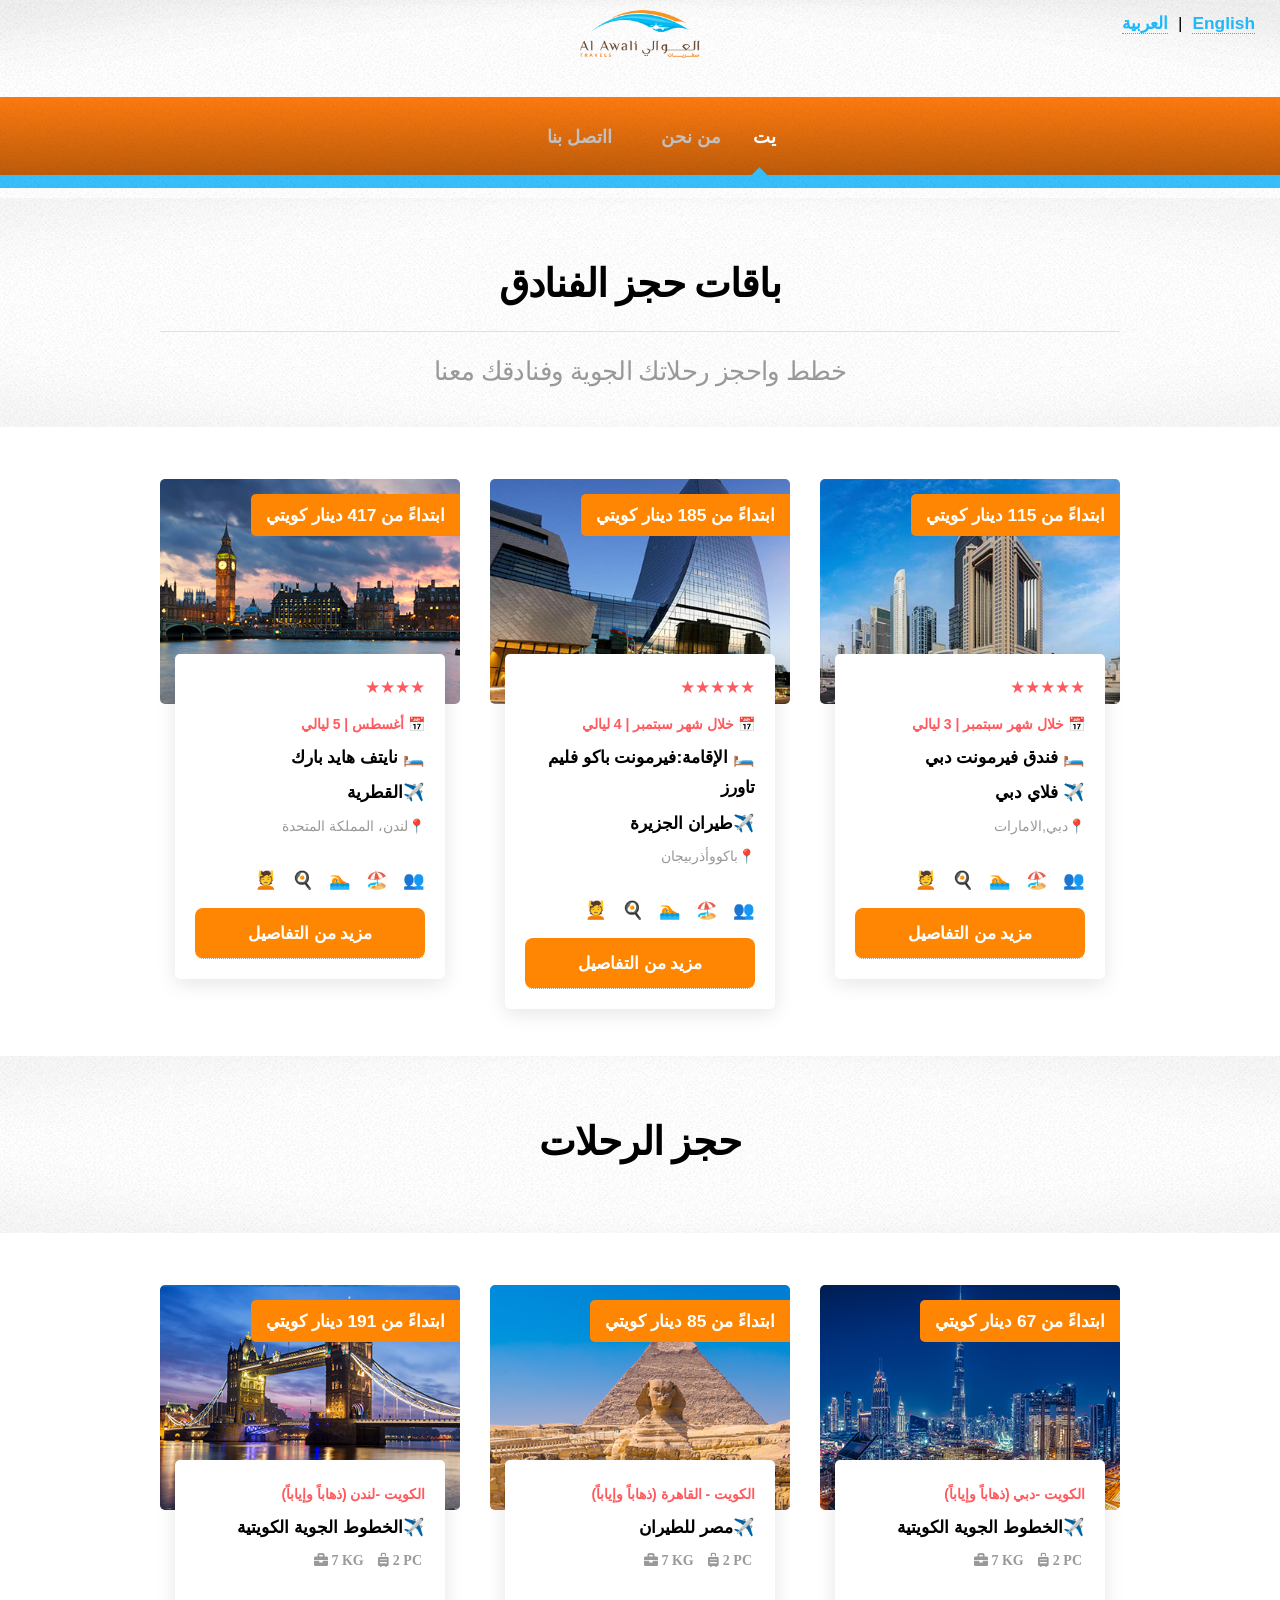
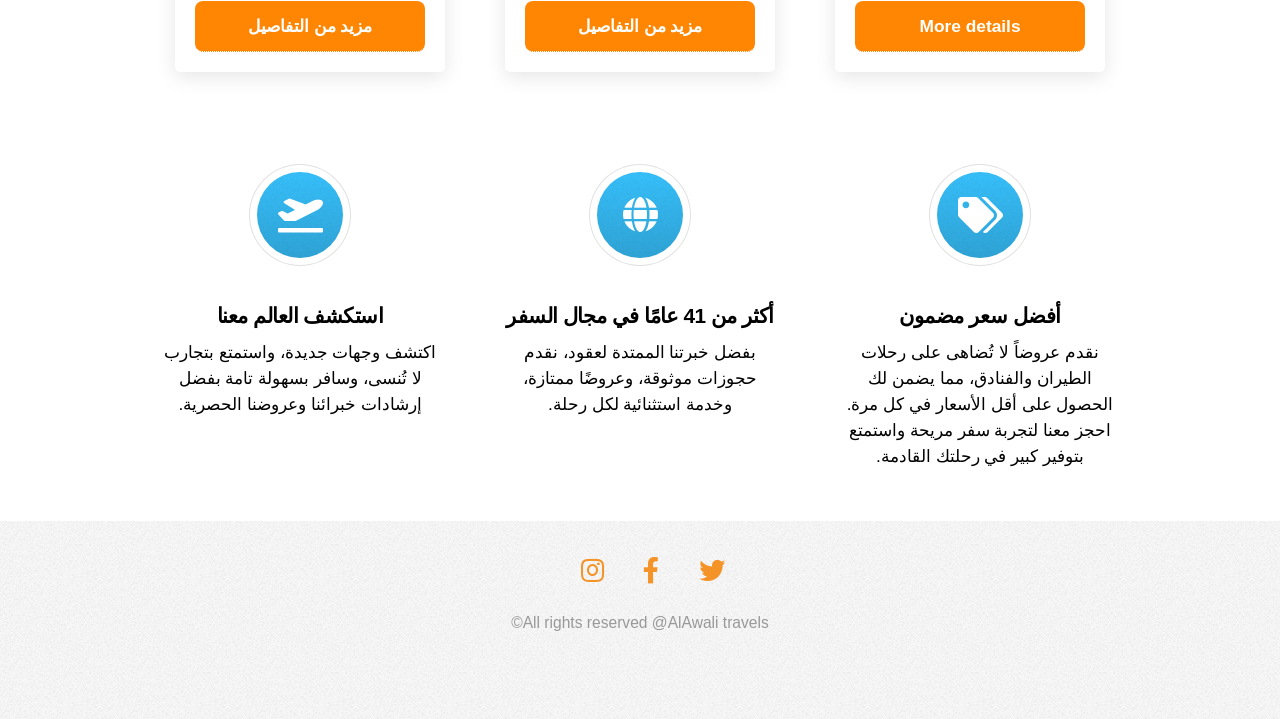
<file: index.html>
<!DOCTYPE HTML>

<html lang="ar" dir="rtl">
	<head>
		<title>سفريات العوالى</title>
		<meta charset="utf-8" />
		<meta name="viewport" content="width=device-width, initial-scale=1, user-scalable=no" />
		<link rel="stylesheet" href="assets/css/main.css" />
	</head>
	<body class="is-preload">
		<div id="page-wrapper">

			<!-- Header -->
				<div id="header" style="text-align:center; position: relative; padding: 10px 0;">

					<!-- Logo -->
   <h1>
   <a href="index.html" id="logo" style="display:inline-block;">
        <img src="images/logo.png" alt="AlAwali Travels Logo" 
             style="width:120px; max-width:100%; height:auto; display:block; margin:0 auto;">
    </a>
</h1>
  
<!-- Language Switcher  -->
    

					<!-- Nav -->
						<nav id="nav">
    <div id="language-switcher" style="position:absolute; top:10px; right:20px;">
        <a href="en/index.html" lang="en">English</a> | 
        <a href="index.html" lang="ar">العربية</a>
    </div>
							<ul>
								<li class="current"><a href="index.html">يت  </a></li>
								<li ><a href="aboutus.html">من نحن</a></li>
								<li><a href="contactus.html"> ااتصل بنا</a></li>
								
							</ul>
						</nav>

				</div>


			<!-- Banner  -->
				
		<!-- Gigantic Heading -->
				<section class="wrapper style2" dir="rtl">
					<div class="container">
						<header class="major">
							<h2>باقات حجز الفنادق</h2>
							<p>خطط واحجز رحلاتك الجوية وفنادقك معنا</p>
						</header>
					</div>
				</section>

			<!-- Posts -->
	<section class="wrapper style1" dir="rtl">
          <div class="container">

    <div class="row">

      <!-- CARD 1 -->
      
<div class="col-4 col-12-narrower">
  <div class="hotel-card">

    <!-- IMAGE -->
    <div class="image-box">
      <img src="images/Dubai.jpg" alt="">
      <span class="price">ابتداءً من 115 دينار كويتي</span>
    </div>

    <!-- CONTENT -->
    <div class="content-box">
      <div class="stars">
        ★★★★★
      </div>

      <span class="days">📅 خلال شهر سبتمبر | 3 ليالي</span>

      <h4>🛏️ فندق فيرمونت دبي</h4>
      <h4>✈️ فلاي دبي</h4>

      <p class="location">📍دبي,الامارات</p>

      <div class="features">
  <span>👥</span>
  <span>🏖️ </span>
  <span>🏊</span>
  <span>🍳 </span>
  <span>💆</span>
  </div>
      <a class="book-now-btn" href="https://wa.me/96590956788?text=Hello%20I%20want%20to%20book%20Dubai%20package" target="_blank">
        مزيد من التفاصيل
      </a>
    </div>

  </div>
</div>
      <!-- CARD 2 -->
      <div class="col-4 col-12-narrower">
  <div class="hotel-card">

    <!-- IMAGE -->
    <div class="image-box">
      <img src="images/Baku.png" alt="">
      <span class="price">ابتداءً من 185 دينار كويتي</span>
    </div>

    <!-- CONTENT -->
    <div class="content-box">
      <div class="stars">
        ★★★★★
      </div>

      <span class="days">📅 خلال شهر سبتمبر | 4 ليالي</span>

      <h4>🛏️ الإقامة:فيرمونت باكو فليم تاورز</h4>
      <h4>✈️طيران الجزيرة</h4>

      <p class="location">📍باكووأذربيجان</p>

      <div class="features">
  <span>👥</span>
  <span>🏖️ </span>
  <span>🏊</span>
  <span>🍳 </span>
  <span>💆</span>
  </div>
      <a class="book-now-btn" href="https://wa.me/96590956788?text=Hello%20I%20want%20to%20book%20Baku%20package" target="_blank">
        مزيد من التفاصيل
      </a>
    </div>

  </div>
</div>

      <!-- CARD 3 -->
      <div class="col-4 col-12-narrower">
  <div class="hotel-card">

    <!-- IMAGE -->
    <div class="image-box">
      <img src="images/london.png" alt="">
      <span class="price">ابتداءً من 417 دينار كويتي</span>
    </div>

    <!-- CONTENT -->
    <div class="content-box">
      <div class="stars">
        ★★★★
      </div>

      <span class="days">📅 أغسطس | 5 ليالي</span>

      <h4>🛏️ نايتف هايد بارك</h4>
      <h4>✈️القطرية</h4>

      <p class="location">📍لندن، المملكة المتحدة</p>

      <div class="features">
  <span>👥</span>
  <span>🏖️ </span>
  <span>🏊</span>
  <span>🍳 </span>
  <span>💆</span>
  </div>
      <a class="book-now-btn" href="https://wa.me/96590956788?text=Hello%20I%20want%20to%20book%20London%20package" target="_blank">
        مزيد من التفاصيل
      </a>
    </div>

  </div>
</div>

</section>
				<!-- Posts End-->



<!-- Gigantic Heading  second for flight-->
		<section class="wrapper style2">
					<div class="container">
						<header class="major">
							<h2>حجز الرحلات</h2>
						</header>
					</div>
				</section> 


<section class="wrapper style1">
  <div class="container">

    <div class="row">

      <!-- CARD 1 -->
      
<div class="col-4 col-12-narrower">
  <div class="hotel-card">

    <!-- IMAGE -->
    <div class="image-box">
      <img src="images/Dubai-flight.png" alt="">
      <span class="price">ابتداءً من 67 دينار كويتي</span>
    </div>

    <!-- CONTENT -->
    <div class="content-box">
      
     <span class="days">الكويت -دبي (ذهاباً وإياباً) </span>

        <h4>✈️الخطوط الجوية الكويتية</h4>

      <p class="location"><i class="fas fa-suitcase-rolling"> 2 PC </i> &nbsp; <i class="fas fa-briefcase"> 7 KG </i> </p>

      <a class="book-now-btn" href="https://wa.me/96590956788?text=Hello%20I%20want%20to%20book%20dubai%20flight" target="_blank">
        More details
      </a>
    </div>

  </div>
</div>
      <!-- CARD 2 -->
      <div class="col-4 col-12-narrower">
  <div class="hotel-card">

    <!-- IMAGE -->
    <div class="image-box">
      <img src="images/cairo.png" alt="">
      <span class="price">ابتداءً من 85 دينار كويتي</span>
    </div>

    <!-- CONTENT -->
    <div class="content-box">
      
     <span class="days">الكويت - القاهرة (ذهاباً وإياباً) </span>

        <h4>✈️مصر للطيران</h4>

       <p class="location"><i class="fas fa-suitcase-rolling"> 2 PC </i> &nbsp; <i class="fas fa-briefcase"> 7 KG </i> </p>

      <a class="book-now-btn" href="https://wa.me/96590956788?text=Hello%20I%20want%20to%20book%20Cairo%20flight" target="_blank">
        مزيد من التفاصيل
      </a>
    </div>

  </div>
</div>

      <!-- CARD 3 -->
     <div class="col-4 col-12-narrower">
  <div class="hotel-card">

    <!-- IMAGE -->
    <div class="image-box">
      <img src="images/London-flight.png" alt="">
      <span class="price">ابتداءً من 191 دينار كويتي</span>
    </div>

    <!-- CONTENT -->
    <div class="content-box">
      
     <span class="days">الكويت -لندن (ذهاباً وإياباً) </span>

        <h4>✈️الخطوط الجوية الكويتية</h4>

      <p class="location"><i class="fas fa-suitcase-rolling"> 2 PC </i> &nbsp; <i class="fas fa-briefcase"> 7 KG </i> </p>

      <a class="book-now-btn" href="https://wa.me/96590956788?text=Hello%20I%20want%20to%20book%20London%20flight" target="_blank">
        مزيد من التفاصيل
      </a>
    </div>

  </div>
</div>

</section>
				<!-- Posts End-->


			<!-- Highlights -->
				<section class="wrapper style1">
					<div class="container">
						<div class="row gtr-200">
							<section class="col-4 col-12-narrower">
								<div class="box highlight">
									<i class="icon solid major fa-tags"></i>
									<h3>أفضل سعر مضمون</h3>
									<p>نقدم عروضاً لا تُضاهى على رحلات الطيران والفنادق، مما يضمن لك الحصول على أقل الأسعار في كل مرة. احجز معنا لتجربة سفر مريحة واستمتع بتوفير كبير في رحلتك القادمة.</p>
								</div>
							</section>
							<section class="col-4 col-12-narrower">
								<div class="box highlight">
									<i class="icon solid major fa-globe"></i>
									<h3>أكثر من 41 عامًا في مجال السفر</h3>
									<p>بفضل خبرتنا الممتدة لعقود، نقدم حجوزات موثوقة، وعروضًا ممتازة، وخدمة استثنائية لكل رحلة.</p>
								</div>
							</section>
							<section class="col-4 col-12-narrower">
								<div class="box highlight">
									<i class="icon solid major fa-plane-departure"></i>
									<h3>استكشف العالم معنا</h3>
									<p>اكتشف وجهات جديدة، واستمتع بتجارب لا تُنسى، وسافر بسهولة تامة بفضل إرشادات خبرائنا وعروضنا الحصرية.</p>
								</div>
							</section>
						</div>
					</div>
				</section>



			<!-- Footer -->
				<div id="footer">
					<div class="container">
						<div class="row">
							
							
						</div>
					</div>

					<!-- Icons -->
						<ul class="icons">
							<li><a href="#" class="icon brands fa-twitter"><span class="label">Twitter</span></a></li>
							<li><a href="#" class="icon brands fa-facebook-f"><span class="label">Facebook</span></a></li>
							<li><a href="#" class="icon brands fa-instagram"><span class="label">Instagram</span></a></li>
							
						</ul>

					<!-- Copyright -->
						<div class="copyright">
							<ul class="menu">
								<li>All rights reserved @AlAwali travels&copy; </li>
							</ul>
						</div>

				</div>

		</div>


		<!-- Scripts -->
			<script src="assets/js/jquery.min.js"></script>
			<script src="assets/js/jquery.dropotron.min.js"></script>
			<script src="assets/js/browser.min.js"></script>
			<script src="assets/js/breakpoints.min.js"></script>
			<script src="assets/js/util.js"></script>
			<script src="assets/js/main.js"></script>

	</body>
</html>
</file>
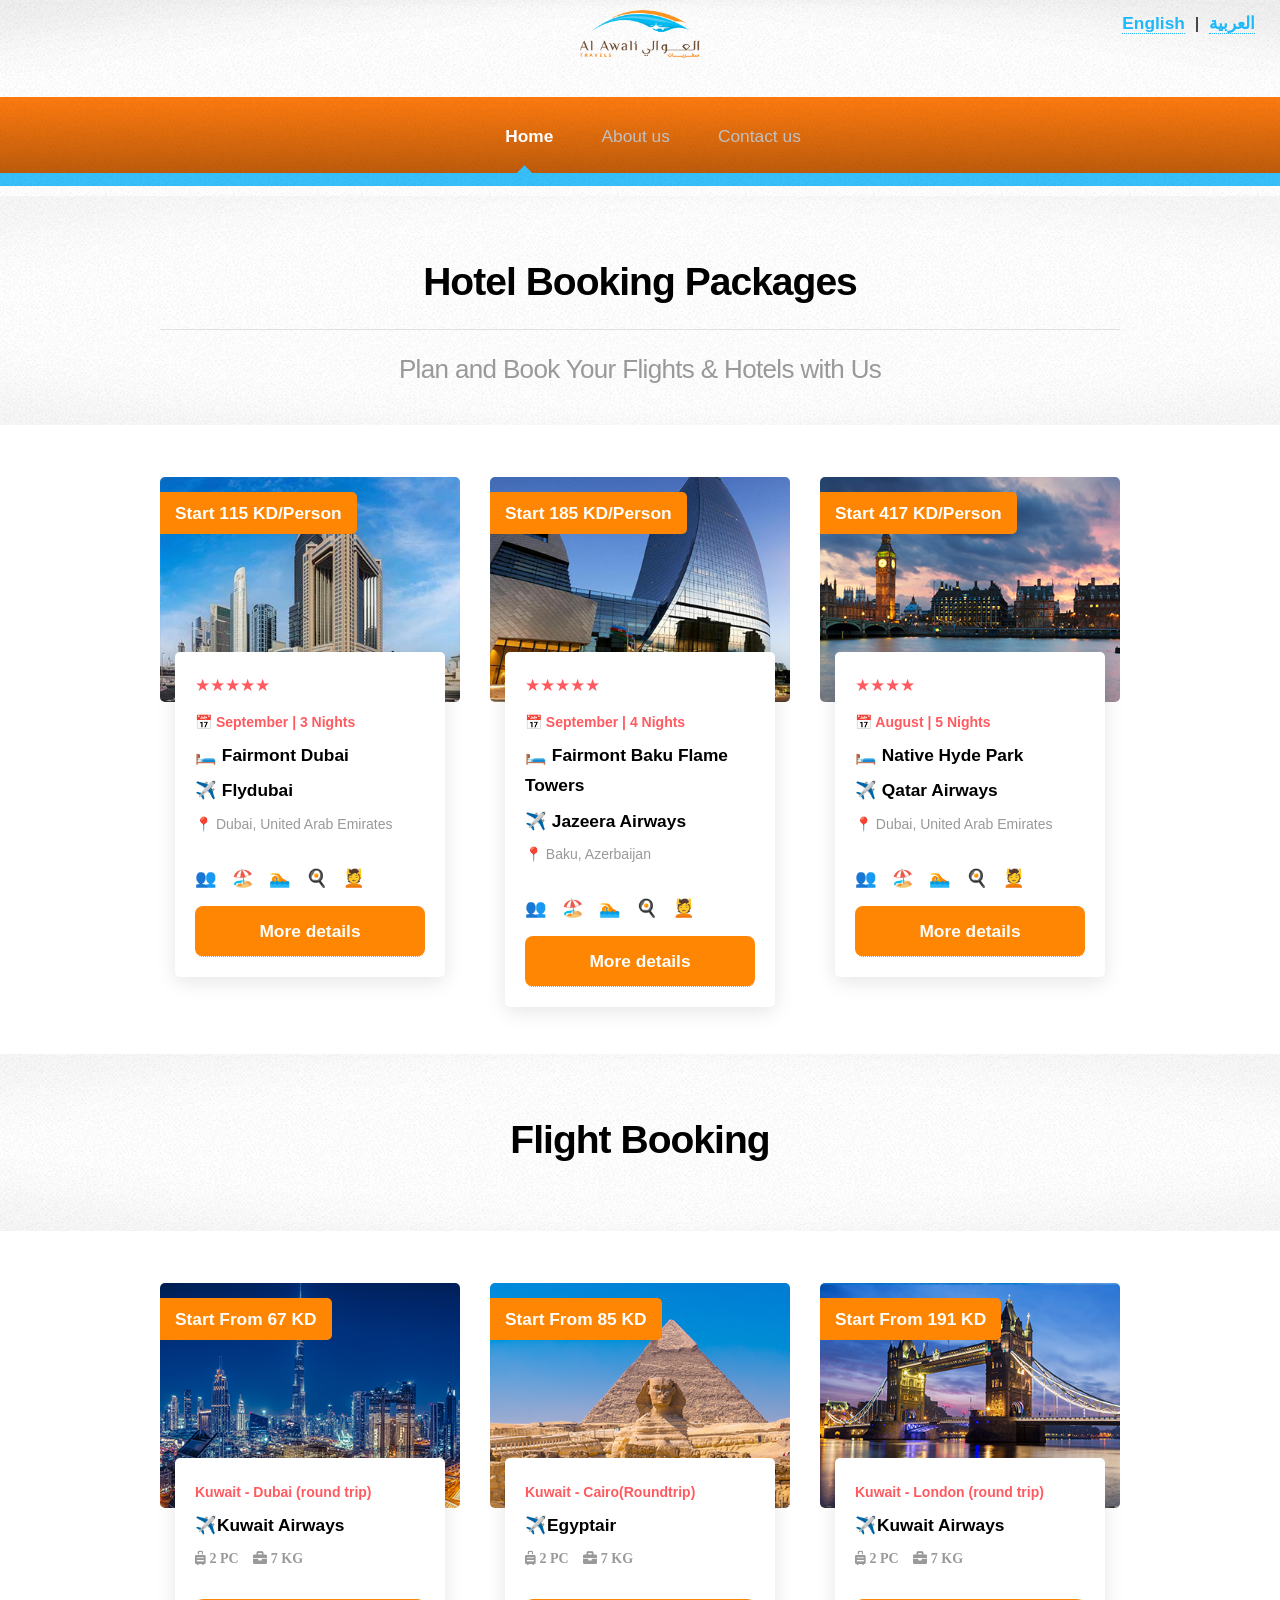
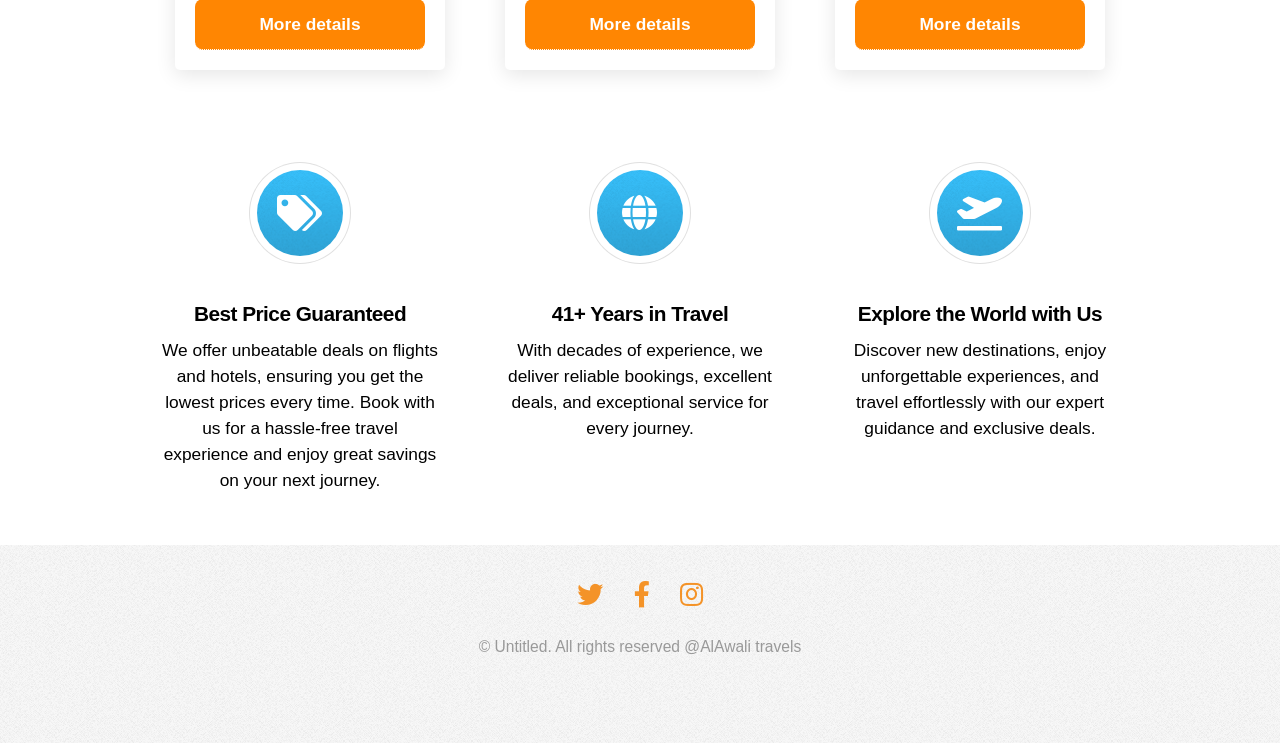
<file: en/index.html>
<!DOCTYPE HTML>

<html>
	<head>
		<title>Al Awali Travels</title>
		<meta charset="utf-8" />
		<meta name="viewport" content="width=device-width, initial-scale=1, user-scalable=no" />
		<link rel="stylesheet" href="assets/css/main.css" />
	</head>
	<body class="is-preload">
		<div id="page-wrapper">

			<!-- Header -->
				<div id="header" style="text-align:center; position: relative; padding: 10px 0;">

					<!-- Logo -->
    <h1>
   <a href="index.html" id="logo" style="display:inline-block;">
        <img src="images/logo.png" alt="AlAwali Travels Logo" 
             style="width:120px; max-width:100%; height:auto; display:block; margin:0 auto;">
    </a>
</h1>
  
<!-- Language Switcher -->
    

					<!-- Nav -->
						<nav id="nav">
    <div id="language-switcher" style="position:absolute; top:10px; right:20px;">
        <a href="index.html" lang="en">English</a> | 
        <a href="../index.html" lang="ar">العربية</a>
    </div>
							<ul>
								<li class="current"><a href="index.html">Home</a></li>
								<li><a href="aboutus.html">About us</a></li>
								<li><a href="contactus.html">Contact us</a></li>
								
							</ul>
						</nav>

				</div>


			<!-- Banner -->
				
		<!-- Gigantic Heading -->
				<section class="wrapper style2">
					<div class="container">
						<header class="major">
							<h2>Hotel Booking Packages</h2>
							<p>Plan and Book Your Flights & Hotels with Us</p>
						</header>
					</div>
				</section>

			<!-- Posts -->
	<section class="wrapper style1">
          <div class="container">

    <div class="row">

      <!-- CARD 1 -->
      
<div class="col-4 col-12-narrower">
  <div class="hotel-card">

    <!-- IMAGE -->
    <div class="image-box">
      <img src="images/Dubai.jpg" alt="">
      <span class="price">Start 115 KD/Person</span>
    </div>

    <!-- CONTENT -->
    <div class="content-box">
      <div class="stars">
        ★★★★★
      </div>

      <span class="days">📅 September | 3 Nights</span>

      <h4>🛏️ Fairmont Dubai</h4>
      <h4>✈️ Flydubai</h4>

      <p class="location">📍 Dubai, United Arab Emirates</p>

      <div class="features">
  <span>👥</span>
  <span>🏖️ </span>
  <span>🏊</span>
  <span>🍳 </span>
  <span>💆</span>
  </div>
      <a class="book-now-btn" href="https://wa.me/96590956788?text=Hello%20I%20want%20to%20book%20Dubai%20package" target="_blank">
        More details
      </a>
    </div>

  </div>
</div>
      <!-- CARD 2 -->
      <div class="col-4 col-12-narrower">
  <div class="hotel-card">

    <!-- IMAGE -->
    <div class="image-box">
      <img src="images/Baku.png" alt="">
      <span class="price">Start 185 KD/Person</span>
    </div>

    <!-- CONTENT -->
    <div class="content-box">
      <div class="stars">
        ★★★★★
      </div>

      <span class="days">📅 September | 4 Nights</span>

      <h4>🛏️ Fairmont Baku Flame Towers</h4>
      <h4>✈️ Jazeera Airways</h4>

      <p class="location">📍 Baku, Azerbaijan</p>

      <div class="features">
  <span>👥</span>
  <span>🏖️ </span>
  <span>🏊</span>
  <span>🍳 </span>
  <span>💆</span>
  </div>
      <a class="book-now-btn" href="https://wa.me/96590956788?text=Hello%20I%20want%20to%20book%20Baku%20package" target="_blank">
        More details
      </a>
    </div>

  </div>
</div>

      <!-- CARD 3 -->
      <div class="col-4 col-12-narrower">
  <div class="hotel-card">

    <!-- IMAGE -->
    <div class="image-box">
      <img src="images/london.png" alt="">
      <span class="price">Start 417 KD/Person</span>
    </div>

    <!-- CONTENT -->
    <div class="content-box">
      <div class="stars">
        ★★★★
      </div>

      <span class="days">📅 August | 5 Nights</span>

      <h4>🛏️ Native Hyde Park</h4>
      <h4>✈️ Qatar Airways </h4>

      <p class="location">📍 Dubai, United Arab Emirates</p>

      <div class="features">
  <span>👥</span>
  <span>🏖️ </span>
  <span>🏊</span>
  <span>🍳 </span>
  <span>💆</span>
  </div>
      <a class="book-now-btn" href="https://wa.me/96590956788?text=Hello%20I%20want%20to%20book%20Dubai%20package" target="_blank">
        More details
      </a>
    </div>

  </div>
</div>

</section>
				<!-- Posts End-->



<!-- Heading  for flights-->
		<section class="wrapper style2">
					<div class="container">
						<header class="major">
							<h2>Flight Booking </h2>
						</header>
					</div>
				</section> 


<section class="wrapper style1">
  <div class="container">

    <div class="row">

      <!-- CARD 1 -->
      
<div class="col-4 col-12-narrower">
  <div class="hotel-card">

    <!-- IMAGE -->
    <div class="image-box">
      <img src="images/Dubai-flight.png" alt="">
      <span class="price">Start From 67 KD</span>
    </div>

    <!-- CONTENT -->
    <div class="content-box">
      
     <span class="days">Kuwait - Dubai (round trip) </span>

        <h4>✈️Kuwait Airways</h4>

      <p class="location"><i class="fas fa-suitcase-rolling"> 2 PC </i> &nbsp; <i class="fas fa-briefcase"> 7 KG </i> </p>

      <a class="book-now-btn" href="https://wa.me/96590956788?text=Hello%20I%20want%20to%20book%20Dubai%20flight" target="_blank">
        More details
      </a>
    </div>

  </div>
</div>
      <!-- CARD 2 -->
      <div class="col-4 col-12-narrower">
  <div class="hotel-card">

    <!-- IMAGE -->
    <div class="image-box">
      <img src="images/cairo.png" alt="">
      <span class="price">Start From 85 KD</span>
    </div>

    <!-- CONTENT -->
    <div class="content-box">
      
     <span class="days">Kuwait - Cairo(Roundtrip) </span>

        <h4>✈️Egyptair</h4>

       <p class="location"><i class="fas fa-suitcase-rolling"> 2 PC </i> &nbsp; <i class="fas fa-briefcase"> 7 KG </i> </p>

      <a class="book-now-btn" href="https://wa.me/96590956788?text=Hello%20I%20want%20to%20book%20Cairo%20flight" target="_blank">
        More details
      </a>
    </div>

  </div>
</div>

      <!-- CARD 3 -->
     <div class="col-4 col-12-narrower">
  <div class="hotel-card">

    <!-- IMAGE -->
    <div class="image-box">
      <img src="images/London-flight.png" alt="">
      <span class="price">Start From 191 KD</span>
    </div>

    <!-- CONTENT -->
    <div class="content-box">
      
     <span class="days">Kuwait - London (round trip) </span>

        <h4>✈️Kuwait Airways</h4>

      <p class="location"><i class="fas fa-suitcase-rolling"> 2 PC </i> &nbsp; <i class="fas fa-briefcase"> 7 KG </i> </p>

      <a class="book-now-btn" href="https://wa.me/96590956788?text=Hello%20I%20want%20to%20book%20London%20flight" target="_blank">
        More details
      </a>
    </div>

  </div>
</div>

</section>
				<!-- Flight Posts End-->




			<!-- company Highlights -->
				<section class="wrapper style1">
					<div class="container">
						<div class="row gtr-200">
							<section class="col-4 col-12-narrower">
								<div class="box highlight">
									<i class="icon solid major fa-tags"></i>
									<h3>Best Price Guaranteed</h3>
									<p>We offer unbeatable deals on flights and hotels, ensuring you get the lowest prices every time. Book with us for a hassle-free travel experience and enjoy great savings on your next journey.</p>
								</div>
							</section>
							<section class="col-4 col-12-narrower">
								<div class="box highlight">
									<i class="icon solid major fa-globe"></i>
									<h3>41+ Years in Travel </h3>
									<p>With decades of experience, we deliver reliable bookings, excellent deals, and exceptional service for every journey.</p>
								</div>
							</section>
							<section class="col-4 col-12-narrower">
								<div class="box highlight">
									<i class="icon solid major fa-plane-departure"></i>
									<h3>Explore the World with Us</h3>
									<p>Discover new destinations, enjoy unforgettable experiences, and travel effortlessly with our expert guidance and exclusive deals.</p>
								</div>
							</section>
						</div>
					</div>
				</section>

			<!-- Footer -->
				<div id="footer">
					<div class="container">
						<div class="row">
							
							
						</div>
					</div>

					<!-- Icons -->
						<ul class="icons">
							<li><a href="#" class="icon brands fa-twitter"><span class="label">Twitter</span></a></li>
							<li><a href="#" class="icon brands fa-facebook-f"><span class="label">Facebook</span></a></li>
							<li><a href="#" class="icon brands fa-instagram"><span class="label">Instagram</span></a></li>
							
						</ul>

					<!-- Copyright -->
						<div class="copyright">
							<ul class="menu">
								<li>&copy; Untitled. All rights reserved @AlAwali travels</li>
							</ul>
						</div>

				</div>

		</div>


		<!-- Scripts -->
			<script src="assets/js/jquery.min.js"></script>
			<script src="assets/js/jquery.dropotron.min.js"></script>
			<script src="assets/js/browser.min.js"></script>
			<script src="assets/js/breakpoints.min.js"></script>
			<script src="assets/js/util.js"></script>
			<script src="assets/js/main.js"></script>

	</body>
</html>
</file>
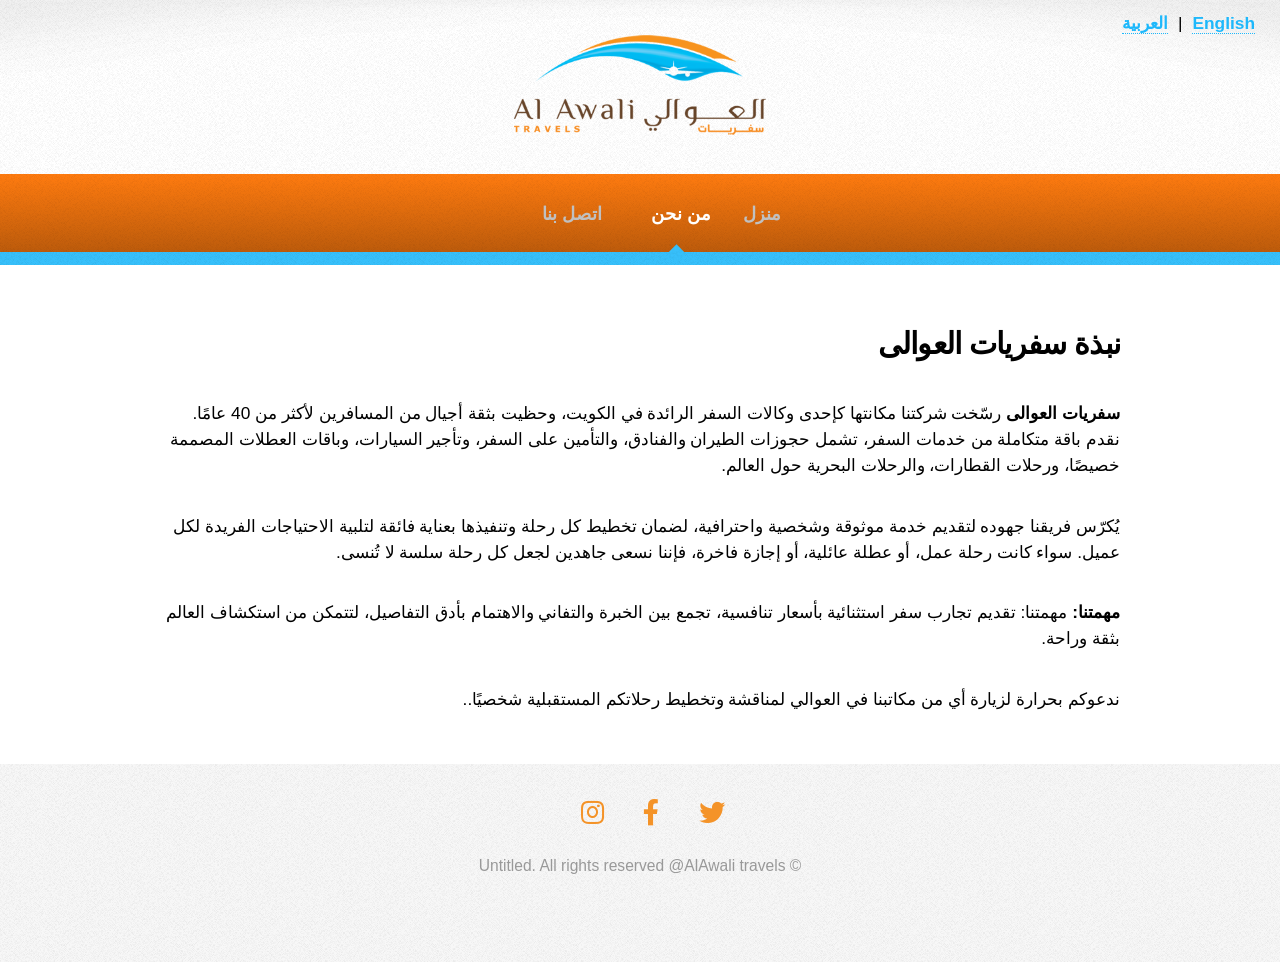
<file: Aboutus.html>
<!DOCTYPE HTML>

<html lang="ar" dir="rtl">
	<head>
		<title>AlAwali Travels</title>
		<meta charset="utf-8" />
		<meta name="viewport" content="width=device-width, initial-scale=1, user-scalable=no" />
		<link rel="stylesheet" href="assets/css/main.css" />
	</head>
	<body class="is-preload">
		<div id="page-wrapper">

			<!-- Header -->
				<div id="header">

					<!-- Logo -->
						<h1>
  <a href="index.html" id="logo">
    <img src="images/logo.png" alt="AlAwali Travels Logo" style="height:100px;">
  </a>
</h1>

<!-- Language Switcher -->
    <div id="language-switcher" style="position:absolute; top:10px; right:20px;">
        <a href="en/index.html" lang="en">English</a> | 
        <a href="index.html" lang="ar">العربية</a>
    </div>

					<!-- Nav -->
						<nav id="nav">
							<ul>
								<li><a href="index.html">منزل</a></li>
								<li class="current"><a href="aboutus.html">من نحن</a></li>
								<li><a href="contactus.html">اتصل بنا</a></li>
								
							</ul>
						</nav>

				</div>


			<!-- Banner -->
				
			<!-- Main -->

			<section class="wrapper style1">
					<div class="container">
						<div id="content">

							<!-- Content -->

								<article>
									<header>
										<h2>نبذة سفريات العوالى</h2>
										
									</header>									

									<p><b>سفريات العوالى</b> رسّخت شركتنا مكانتها كإحدى وكالات السفر الرائدة في الكويت، وحظيت بثقة أجيال من المسافرين لأكثر من 40 عامًا. نقدم باقة متكاملة من خدمات السفر، تشمل حجوزات الطيران والفنادق، والتأمين على السفر، وتأجير السيارات، وباقات العطلات المصممة خصيصًا، ورحلات القطارات، والرحلات البحرية حول العالم. </p>

									<p>يُكرّس فريقنا جهوده لتقديم خدمة موثوقة وشخصية واحترافية، لضمان تخطيط كل رحلة وتنفيذها بعناية فائقة لتلبية الاحتياجات الفريدة لكل عميل. سواء كانت رحلة عمل، أو عطلة عائلية، أو إجازة فاخرة، فإننا نسعى جاهدين لجعل كل رحلة سلسة لا تُنسى.</p>

									
									<p><b> مهمتنا:</b> مهمتنا: تقديم تجارب سفر استثنائية بأسعار تنافسية، تجمع بين الخبرة والتفاني والاهتمام بأدق التفاصيل، لتتمكن من استكشاف العالم بثقة وراحة.</p>

									<p>ندعوكم بحرارة لزيارة أي من مكاتبنا في العوالي لمناقشة وتخطيط رحلاتكم المستقبلية شخصيًا..</p>
								</article>

						</div>
					</div>
				</section>
			

			<!-- Footer -->
				<div id="footer">
					<div class="container">
						<div class="row">
							
							
						</div>
					</div>

					<!-- Icons -->
						<ul class="icons">
							<li><a href="#" class="icon brands fa-twitter"><span class="label">Twitter</span></a></li>
							<li><a href="#" class="icon brands fa-facebook-f"><span class="label">Facebook</span></a></li>
							<li><a href="#" class="icon brands fa-instagram"><span class="label">Instagram</span></a></li>
							
						</ul>

					<!-- Copyright -->
						<div class="copyright">
							<ul class="menu">
								<li>&copy; Untitled. All rights reserved @AlAwali travels</li>
							</ul>
						</div>

				</div>

		</div>

		<!-- Scripts -->
			<script src="assets/js/jquery.min.js"></script>
			<script src="assets/js/jquery.dropotron.min.js"></script>
			<script src="assets/js/browser.min.js"></script>
			<script src="assets/js/breakpoints.min.js"></script>
			<script src="assets/js/util.js"></script>
			<script src="assets/js/main.js"></script>

	</body>
</html>
</file>
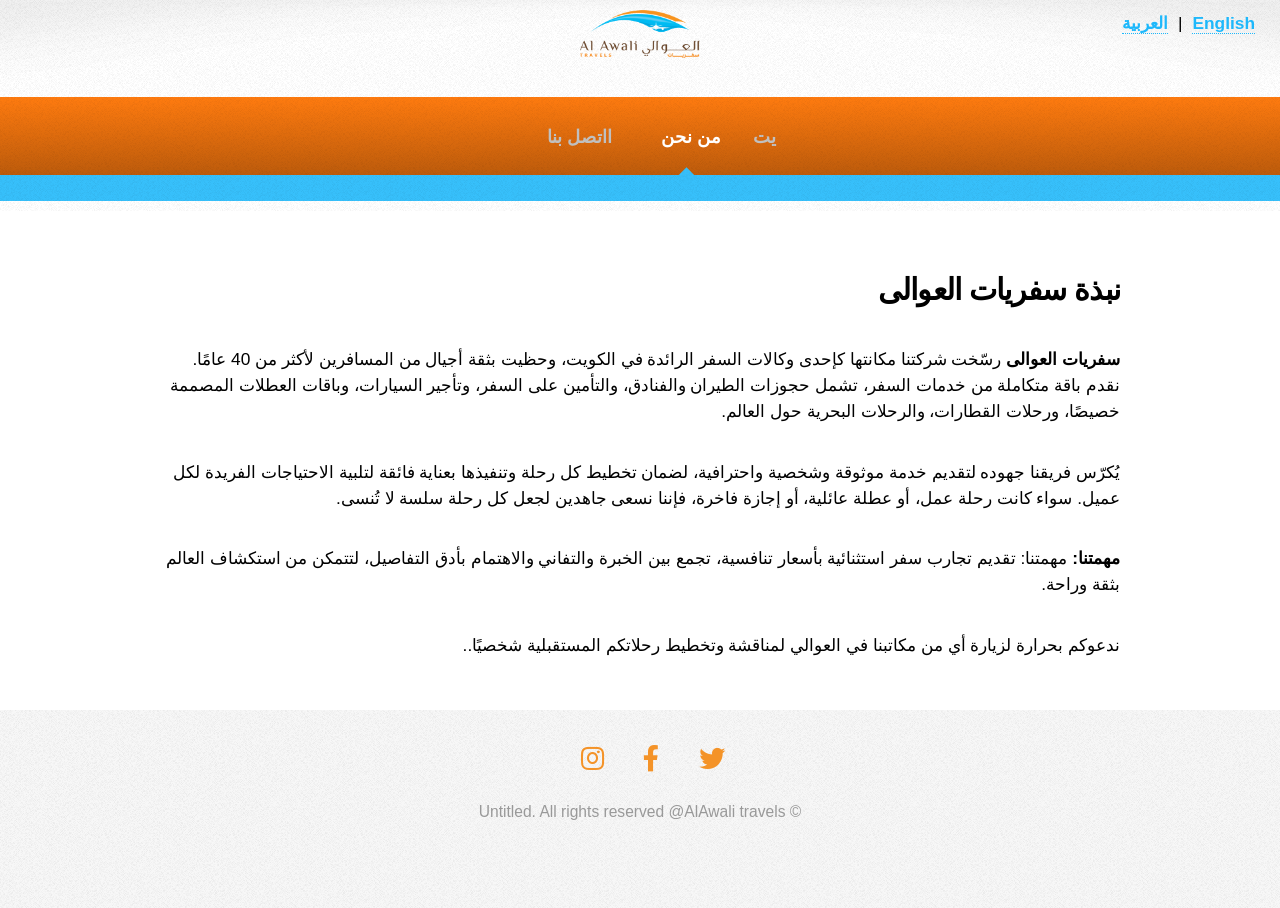
<file: aboutus.html>
<!DOCTYPE HTML>

<html lang="ar" dir="rtl">
	<head>
		<title>AlAwali Travels</title>
		<meta charset="utf-8" />
		<meta name="viewport" content="width=device-width, initial-scale=1, user-scalable=no" />
		<link rel="stylesheet" href="assets/css/main.css" />
	</head>
	<body class="is-preload">
		<div id="page-wrapper">

			<!-- Header -->
				<div id="header" style="text-align:center; position: relative; padding: 10px 0;">

					<!-- Logo -->
						<h1>
   <a href="index.html" id="logo" style="display:inline-block;">
        <img src="images/logo.png" alt="AlAwali Travels Logo" 
             style="width:120px; max-width:100%; height:auto; display:block; margin:0 auto;">
    </a>
</h1>

<!-- Language Switcher -->
    

					<!-- Nav -->
						<nav id="nav">
							<nav id="nav">
    <div id="language-switcher" style="position:absolute; top:10px; right:20px;">
        <a href="index.html" lang="en">English</a> | 
        <a href="../index.html" lang="ar">العربية</a>
    </div>
							<ul>
								<li><a href="index.html">يت  </a></li>
								<li class="current"><a href="aboutus.html">من نحن</a></li>
								<li ><a href="contactus.html"> ااتصل بنا</a></li>
								
							</ul>
						</nav>

				</div>


			<!-- Banner -->
				
			<!-- Main -->

			<section class="wrapper style1">
					<div class="container">
						<div id="content">

							<!-- Content -->

								<article>
									<header>
										<h2>نبذة سفريات العوالى</h2>
										
									</header>									

									<p><b>سفريات العوالى</b> رسّخت شركتنا مكانتها كإحدى وكالات السفر الرائدة في الكويت، وحظيت بثقة أجيال من المسافرين لأكثر من 40 عامًا. نقدم باقة متكاملة من خدمات السفر، تشمل حجوزات الطيران والفنادق، والتأمين على السفر، وتأجير السيارات، وباقات العطلات المصممة خصيصًا، ورحلات القطارات، والرحلات البحرية حول العالم. </p>

									<p>يُكرّس فريقنا جهوده لتقديم خدمة موثوقة وشخصية واحترافية، لضمان تخطيط كل رحلة وتنفيذها بعناية فائقة لتلبية الاحتياجات الفريدة لكل عميل. سواء كانت رحلة عمل، أو عطلة عائلية، أو إجازة فاخرة، فإننا نسعى جاهدين لجعل كل رحلة سلسة لا تُنسى.</p>

									
									<p><b> مهمتنا:</b> مهمتنا: تقديم تجارب سفر استثنائية بأسعار تنافسية، تجمع بين الخبرة والتفاني والاهتمام بأدق التفاصيل، لتتمكن من استكشاف العالم بثقة وراحة.</p>

									<p>ندعوكم بحرارة لزيارة أي من مكاتبنا في العوالي لمناقشة وتخطيط رحلاتكم المستقبلية شخصيًا..</p>
								</article>

						</div>
					</div>
				</section>
			

			<!-- Footer -->
				<div id="footer">
					<div class="container">
						<div class="row">
							
							
						</div>
					</div>

					<!-- Icons -->
						<ul class="icons">
							<li><a href="#" class="icon brands fa-twitter"><span class="label">Twitter</span></a></li>
							<li><a href="#" class="icon brands fa-facebook-f"><span class="label">Facebook</span></a></li>
							<li><a href="#" class="icon brands fa-instagram"><span class="label">Instagram</span></a></li>
							
						</ul>

					<!-- Copyright -->
						<div class="copyright">
							<ul class="menu">
								<li>&copy; Untitled. All rights reserved @AlAwali travels</li>
							</ul>
						</div>

				</div>

		</div>

		<!-- Scripts -->
			<script src="assets/js/jquery.min.js"></script>
			<script src="assets/js/jquery.dropotron.min.js"></script>
			<script src="assets/js/browser.min.js"></script>
			<script src="assets/js/breakpoints.min.js"></script>
			<script src="assets/js/util.js"></script>
			<script src="assets/js/main.js"></script>

	</body>
</html>
</file>
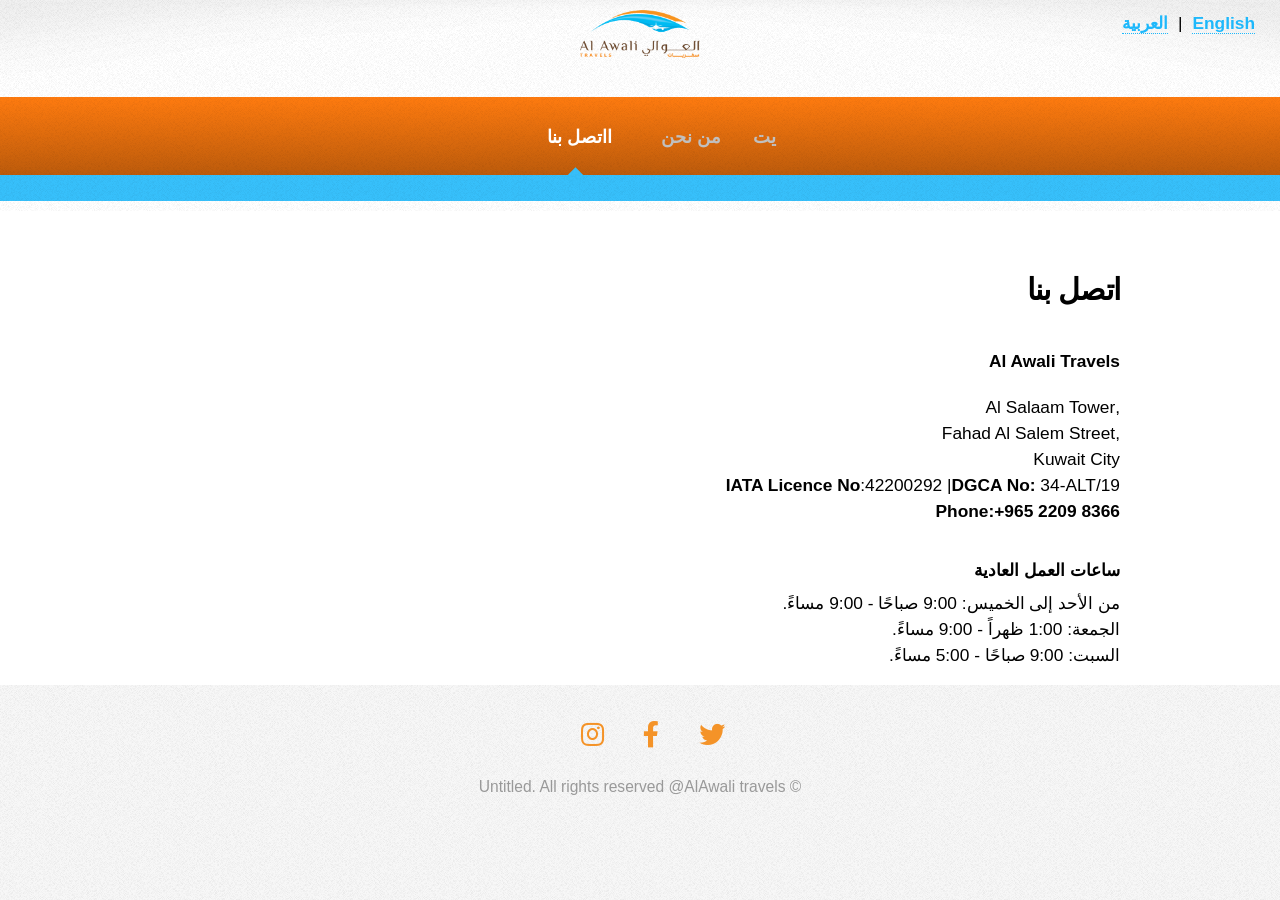
<file: contactus.html>
<!DOCTYPE HTML>

<html lang="ar" dir="rtl">
	<head>
		<title>AlAwali Travels</title>
		<meta charset="utf-8" />
		<meta name="viewport" content="width=device-width, initial-scale=1, user-scalable=no" />
		<link rel="stylesheet" href="assets/css/main.css" />
	</head>
	<body class="is-preload">
		<div id="page-wrapper">

			<!-- Header -->
				<div id="header" style="text-align:center; position: relative; padding: 10px 0;">

					<!-- Logo -->
					 <h1>
   <a href="index.html" id="logo" style="display:inline-block;">
        <img src="images/logo.png" alt="AlAwali Travels Logo" 
             style="width:120px; max-width:100%; height:auto; display:block; margin:0 auto;">
    </a>
</h1>

<!-- Language Switcher -->
    
					<!-- Nav -->
						<nav id="nav">
							<nav id="nav">
    <div id="language-switcher" style="position:absolute; top:10px; right:20px;">
        <a href="index.html" lang="en">English</a> | 
        <a href="../index.html" lang="ar">العربية</a>
    </div>
							<ul>
								<li><a href="index.html">يت  </a></li>
								<li ><a href="aboutus.html">من نحن</a></li>
								<li class="current"><a href="contactus.html"> ااتصل بنا</a></li>
								
							</ul>
						</nav>

				</div>


			<!-- Banner -->
				
			<!-- Main -->

			<section class="wrapper style1">
					<div class="container">
						<div id="content">

							<!-- Content -->

								<article>
									<header>
										<h2>اتصل بنا</h2>
										
									</header>									

									<h4>Al Awali Travels</h4>
									,Al Salaam Tower<br>,Fahad Al Salem Street<br>Kuwait City<br>
									<b>IATA Licence No</b>:42200292 |<b>DGCA No:</b> 34-ALT/19<br>
									<b>Phone:+965 2209 8366 </b><br><br>

									<h5>ساعات العمل العادية</h5>

										من الأحد إلى الخميس:  9:00 صباحًا - 9:00 مساءً.<br>
										الجمعة: 1:00 ظهراً - 9:00 مساءً. <br>
										السبت: 9:00 صباحًا - 5:00 مساءً.<br>

								</article>

						</div>
					</div>
				</section>
			

			<!-- Footer -->
				<div id="footer">
					<div class="container">
						<div class="row">
							
							
						</div>
					</div>

					<!-- Icons -->
						<ul class="icons">
							<li><a href="#" class="icon brands fa-twitter"><span class="label">Twitter</span></a></li>
							<li><a href="#" class="icon brands fa-facebook-f"><span class="label">Facebook</span></a></li>
							<li><a href="#" class="icon brands fa-instagram"><span class="label">Instagram</span></a></li>
							
						</ul>

					<!-- Copyright -->
						<div class="copyright">
							<ul class="menu">
								<li>&copy; Untitled. All rights reserved @AlAwali travels</li>
							</ul>
						</div>

				</div>

		</div>

		<!-- Scripts -->
			<script src="assets/js/jquery.min.js"></script>
			<script src="assets/js/jquery.dropotron.min.js"></script>
			<script src="assets/js/browser.min.js"></script>
			<script src="assets/js/breakpoints.min.js"></script>
			<script src="assets/js/util.js"></script>
			<script src="assets/js/main.js"></script>

	</body>
</html>
</file>
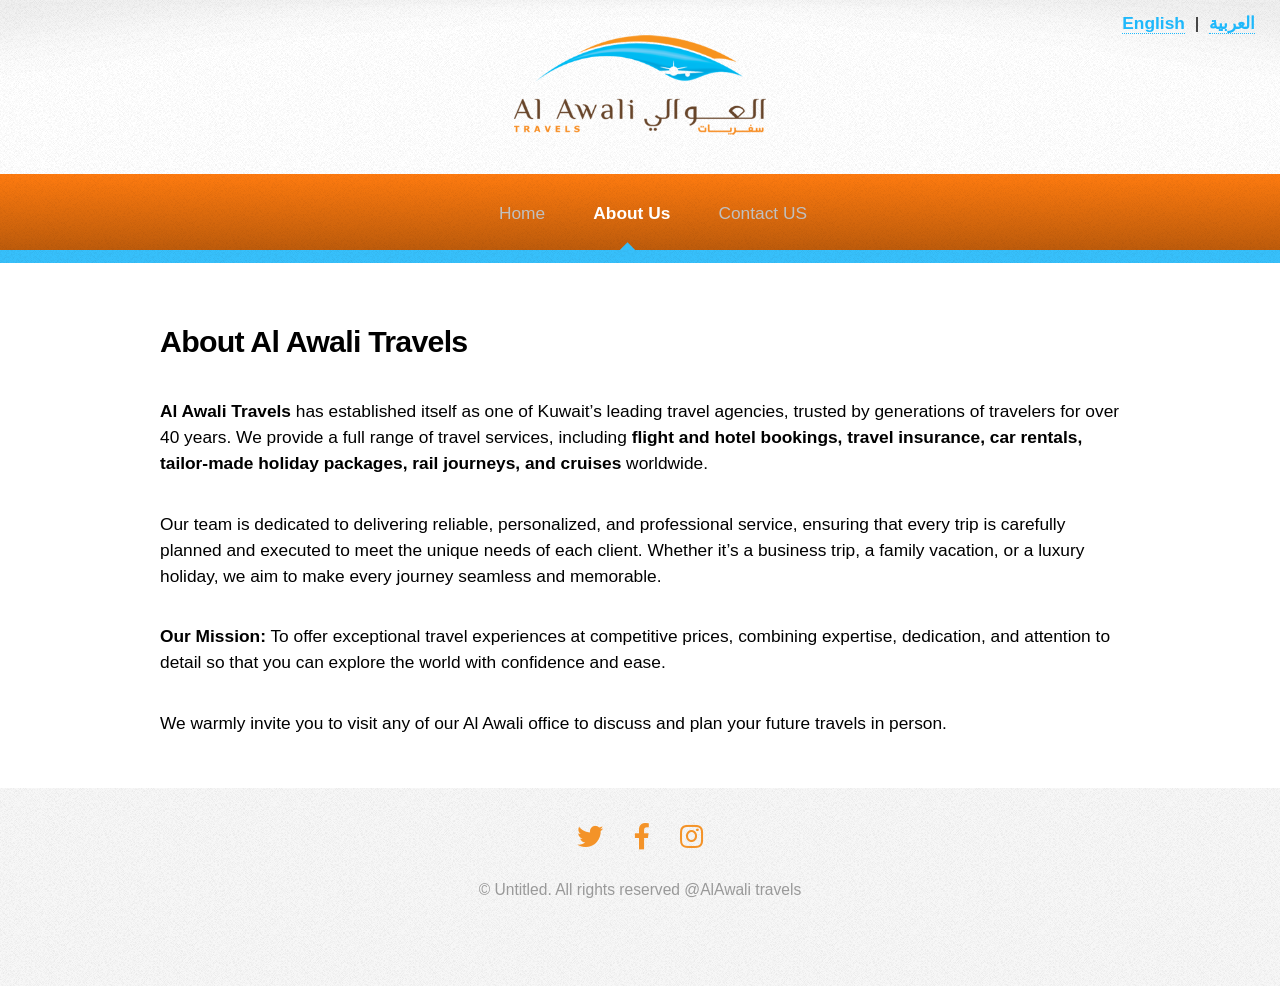
<file: en/Aboutus.html>
<!DOCTYPE HTML>

<html>
	<head>
		<title>AlAwali Travels</title>
		<meta charset="utf-8" />
		<meta name="viewport" content="width=device-width, initial-scale=1, user-scalable=no" />
		<link rel="stylesheet" href="assets/css/main.css" />
	</head>
	<body class="is-preload">
		<div id="page-wrapper">

			<!-- Header -->
				<div id="header">

					<!-- Logo -->
						<h1>
  <a href="index.html" id="logo">
    <img src="images/logo.png" alt="AlAwali Travels Logo" style="height:100px;">
  </a>
</h1>

<!-- Language Switcher -->
    <div id="language-switcher" style="position:absolute; top:10px; right:20px;">
        <a href="index.html" lang="en">English</a> | 
        <a href="../index.html" lang="ar">العربية</a>
    </div>

					<!-- Nav -->
						<nav id="nav">
							<ul>
								<li><a href="index.html">Home</a></li>
								<li class="current"><a href="aboutus.html">About Us</a></li>
								<li><a href="contactus.html">Contact US</a></li>
								
							</ul>
						</nav>

				</div>


			<!-- Banner -->
				
			<!-- Main -->

			<section class="wrapper style1">
					<div class="container">
						<div id="content">

							<!-- Content -->

								<article>
									<header>
										<h2>About Al Awali Travels</h2>
										
									</header>									

									<p><b>Al Awali Travels</b> has established itself as one of Kuwait’s leading travel agencies, trusted by generations of travelers for over 40 years. We provide a full range of travel services, including <b>flight and hotel bookings, travel insurance, car rentals, tailor-made holiday packages, rail journeys, and cruises</b> worldwide.</p>

									<p>Our team is dedicated to delivering reliable, personalized, and professional service, ensuring that every trip is carefully planned and executed to meet the unique needs of each client. Whether it’s a business trip, a family vacation, or a luxury holiday, we aim to make every journey seamless and memorable.</p>

									
									<p><b> Our Mission:</b> To offer exceptional travel experiences at competitive prices, combining expertise, dedication, and attention to detail so that you can explore the world with confidence and ease.</p>

									<p>We warmly invite you to visit any of our Al Awali office to discuss and plan your future travels in person.</p>
								</article>

						</div>
					</div>
				</section>
			

			<!-- Footer -->
				<div id="footer">
					<div class="container">
						<div class="row">
							
							
						</div>
					</div>

					<!-- Icons -->
						<ul class="icons">
							<li><a href="#" class="icon brands fa-twitter"><span class="label">Twitter</span></a></li>
							<li><a href="#" class="icon brands fa-facebook-f"><span class="label">Facebook</span></a></li>
							<li><a href="#" class="icon brands fa-instagram"><span class="label">Instagram</span></a></li>
							
						</ul>

					<!-- Copyright -->
						<div class="copyright">
							<ul class="menu">
								<li>&copy; Untitled. All rights reserved @AlAwali travels</li>
							</ul>
						</div>

				</div>

		</div>

		<!-- Scripts -->
			<script src="assets/js/jquery.min.js"></script>
			<script src="assets/js/jquery.dropotron.min.js"></script>
			<script src="assets/js/browser.min.js"></script>
			<script src="assets/js/breakpoints.min.js"></script>
			<script src="assets/js/util.js"></script>
			<script src="assets/js/main.js"></script>

	</body>
</html>
</file>
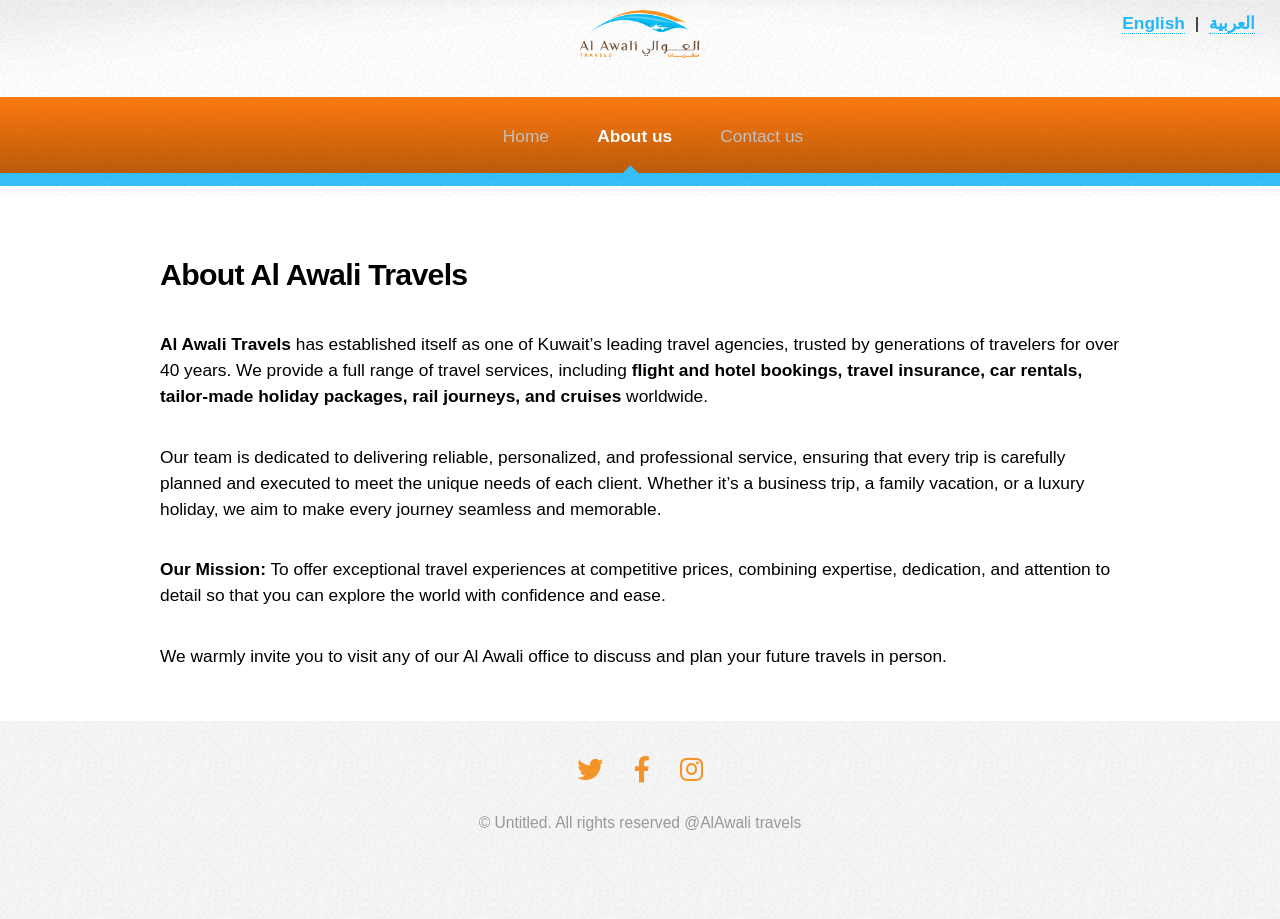
<file: en/aboutus.html>
<!DOCTYPE HTML>

<html>
	<head>
		<title>AlAwali Travels</title>
		<meta charset="utf-8" />
		<meta name="viewport" content="width=device-width, initial-scale=1, user-scalable=no" />
		<link rel="stylesheet" href="assets/css/main.css" />
	</head>
	<body class="is-preload">
		<div id="page-wrapper">

			<!-- Header -->
				<div id="header" style="text-align:center; position: relative; padding: 10px 0;">

					<!-- Logo -->
    <h1>
   <a href="index.html" id="logo" style="display:inline-block;">
        <img src="images/logo.png" alt="AlAwali Travels Logo" 
             style="width:120px; max-width:100%; height:auto; display:block; margin:0 auto;">
    </a>
</h1>

<!-- Language Switcher -->
    

					<!-- Nav -->
						<nav id="nav">
							<div id="language-switcher" style="position:absolute; top:10px; right:20px;">
        <a href="index.html" lang="en">English</a> | 
        <a href="../index.html" lang="ar">العربية</a>
    </div>
							<ul>
								<li><a href="index.html">Home</a></li>
								<li class="current"><a href="aboutus.html">About us</a></li>
								<li><a href="contactus.html">Contact us</a></li>
								
							</ul>
						</nav>

				</div>


			<!-- Banner -->
				
			<!-- Main -->

			<section class="wrapper style1">
					<div class="container">
						<div id="content">

							<!-- Content -->

								<article>
									<header>
										<h2>About Al Awali Travels</h2>
										
									</header>									

									<p><b>Al Awali Travels</b> has established itself as one of Kuwait’s leading travel agencies, trusted by generations of travelers for over 40 years. We provide a full range of travel services, including <b>flight and hotel bookings, travel insurance, car rentals, tailor-made holiday packages, rail journeys, and cruises</b> worldwide.</p>

									<p>Our team is dedicated to delivering reliable, personalized, and professional service, ensuring that every trip is carefully planned and executed to meet the unique needs of each client. Whether it’s a business trip, a family vacation, or a luxury holiday, we aim to make every journey seamless and memorable.</p>

									
									<p><b> Our Mission:</b> To offer exceptional travel experiences at competitive prices, combining expertise, dedication, and attention to detail so that you can explore the world with confidence and ease.</p>

									<p>We warmly invite you to visit any of our Al Awali office to discuss and plan your future travels in person.</p>
								</article>

						</div>
					</div>
				</section>
			

			<!-- Footer -->
				<div id="footer">
					<div class="container">
						<div class="row">
							
							
						</div>
					</div>

					<!-- Icons -->
						<ul class="icons">
							<li><a href="#" class="icon brands fa-twitter"><span class="label">Twitter</span></a></li>
							<li><a href="#" class="icon brands fa-facebook-f"><span class="label">Facebook</span></a></li>
							<li><a href="#" class="icon brands fa-instagram"><span class="label">Instagram</span></a></li>
							
						</ul>

					<!-- Copyright -->
						<div class="copyright">
							<ul class="menu">
								<li>&copy; Untitled. All rights reserved @AlAwali travels</li>
							</ul>
						</div>

				</div>

		</div>

		<!-- Scripts -->
			<script src="assets/js/jquery.min.js"></script>
			<script src="assets/js/jquery.dropotron.min.js"></script>
			<script src="assets/js/browser.min.js"></script>
			<script src="assets/js/breakpoints.min.js"></script>
			<script src="assets/js/util.js"></script>
			<script src="assets/js/main.js"></script>

	</body>
</html>
</file>
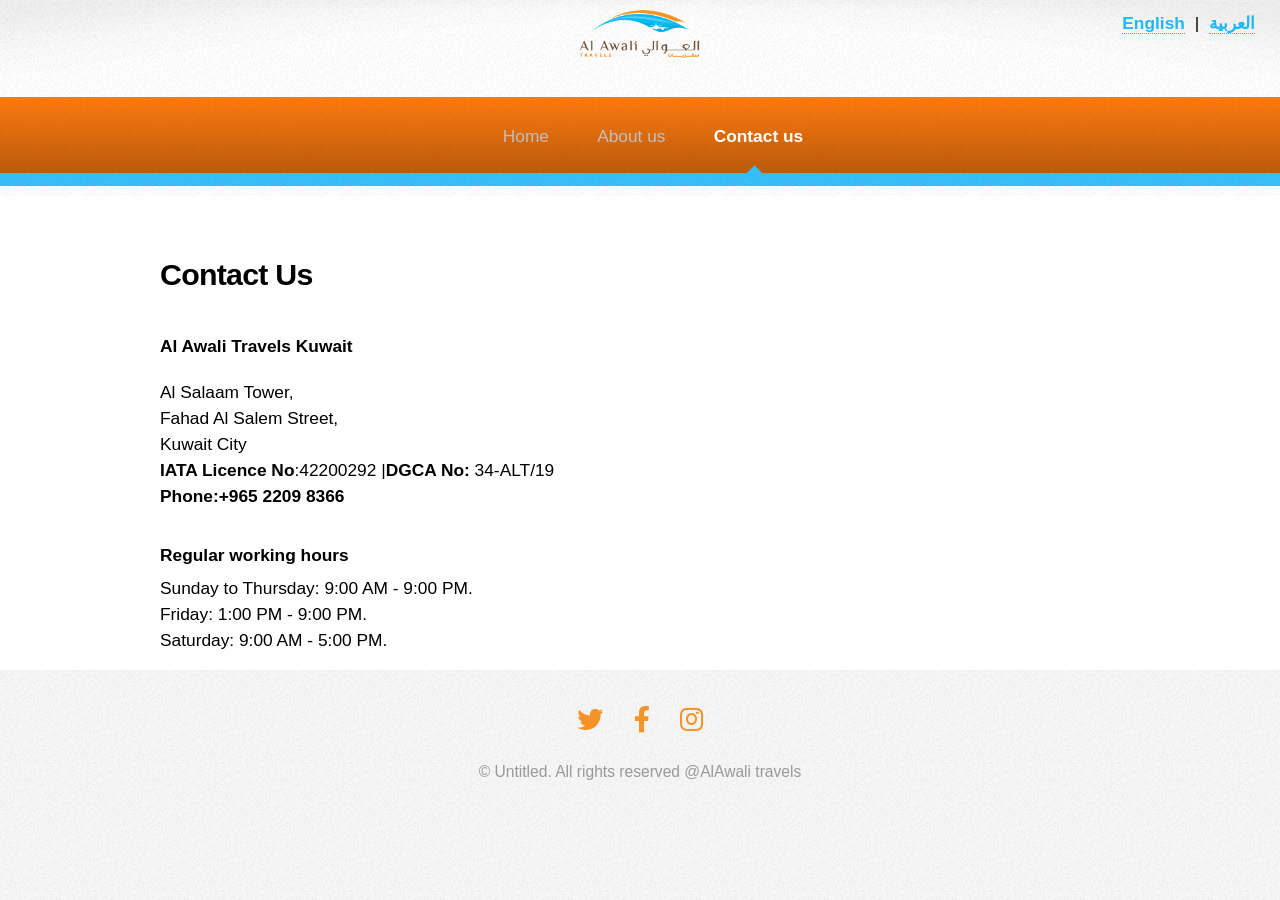
<file: en/contactus.html>
<!DOCTYPE HTML>

<html>
	<head>
		<title>AlAwali Travels</title>
		<meta charset="utf-8" />
		<meta name="viewport" content="width=device-width, initial-scale=1, user-scalable=no" />
		<link rel="stylesheet" href="assets/css/main.css" />
	</head>
	<body class="is-preload">
		<div id="page-wrapper">

			<!-- Header -->
				<div id="header" style="text-align:center; position: relative; padding: 10px 0;">

					<!-- Logo -->
    <h1>
   <a href="index.html" id="logo" style="display:inline-block;">
        <img src="images/logo.png" alt="AlAwali Travels Logo" 
             style="width:120px; max-width:100%; height:auto; display:block; margin:0 auto;">
    </a>
</h1>

<!-- Language Switcher -->
    

					<!-- Nav -->
						<nav id="nav">
							<div id="language-switcher" style="position:absolute; top:10px; right:20px;">
        <a href="index.html" lang="en">English</a> | 
        <a href="../index.html" lang="ar">العربية</a>
    </div>
							<ul>
								<li><a href="index.html">Home</a></li>
								<li ><a href="aboutus.html">About us</a></li>
								<li class="current"><a href="contactus.html">Contact us</a></li>
								
							</ul>
						</nav>

				</div>


			<!-- Banner -->
				
			<!-- Main -->

			<section class="wrapper style1">
					<div class="container">
						<div id="content">

							<!-- Content -->

								<article>
									<header>
										<h2>Contact Us</h2>
										
									</header>									

									<h4>Al Awali Travels Kuwait</h4>
									Al Salaam Tower,<br> Fahad Al Salem Street,<br>Kuwait City<br>
									<b>IATA Licence No</b>:42200292 |<b>DGCA No:</b> 34-ALT/19<br>
									<b>Phone:+965 2209 8366 </b><br><br>

									<h5>Regular working hours</h5>

										Sunday to Thursday: 9:00 AM - 9:00 PM.<br>
										Friday: 1:00 PM - 9:00 PM.<br>
										Saturday: 9:00 AM - 5:00 PM.<br>

								</article>

						</div>
					</div>
				</section>
			

			<!-- Footer -->
				<div id="footer">
					<div class="container">
						<div class="row">
							
							
						</div>
					</div>

					<!-- Icons -->
						<ul class="icons">
							<li><a href="#" class="icon brands fa-twitter"><span class="label">Twitter</span></a></li>
							<li><a href="#" class="icon brands fa-facebook-f"><span class="label">Facebook</span></a></li>
							<li><a href="#" class="icon brands fa-instagram"><span class="label">Instagram</span></a></li>
							
						</ul>

					<!-- Copyright -->
						<div class="copyright">
							<ul class="menu">
								<li>&copy; Untitled. All rights reserved @AlAwali travels</li>
							</ul>
						</div>

				</div>

		</div>

		<!-- Scripts -->
			<script src="assets/js/jquery.min.js"></script>
			<script src="assets/js/jquery.dropotron.min.js"></script>
			<script src="assets/js/browser.min.js"></script>
			<script src="assets/js/breakpoints.min.js"></script>
			<script src="assets/js/util.js"></script>
			<script src="assets/js/main.js"></script>

	</body>
</html>
</file>
<file: assets/css/main.css>
@import url("fontawesome-all.min.css");
@import url("https://fonts.googleapis.com/css?family=Source+Sans+Pro:300,300italic,600,600italic");

/*
	Arcana by HTML5 UP
	html5up.net | @ajlkn
	Free for personal and commercial use under the CCA 3.0 license (html5up.net/license)
*/

html, body, div, span, applet, object,
iframe, h1, h2, h3, h4, h5, h6, p, blockquote,
pre, a, abbr, acronym, address, big, cite,
code, del, dfn, em, img, ins, kbd, q, s, samp,
small, strike, strong, sub, sup, tt, var, b,
u, i, center, dl, dt, dd, ol, ul, li, fieldset,
form, label, legend, table, caption, tbody,
tfoot, thead, tr, th, td, article, aside,
canvas, details, embed, figure, figcaption,
footer, header, hgroup, menu, nav, output, ruby,
section, summary, time, mark, audio, video {
	margin: 0;
	padding: 0;
	border: 0;
	font-size: 100%;
	font: inherit;
	vertical-align: baseline;}

article, aside, details, figcaption, figure,
footer, header, hgroup, menu, nav, section {
	display: block;}

body {
	line-height: 1;
}

ol, ul {
	list-style: none;
}

blockquote, q {
	quotes: none;
}

	blockquote:before, blockquote:after, q:before, q:after {
		content: '';
		content: none;
	}

table {
	border-collapse: collapse;
	border-spacing: 0;
}

body {
	-webkit-text-size-adjust: none;
}

mark {
	background-color: transparent;
	color: inherit;
}

input::-moz-focus-inner {
	border: 0;
	padding: 0;
}

input, select, textarea {
	-moz-appearance: none;
	-webkit-appearance: none;
	-ms-appearance: none;
	appearance: none;
}

/* Basic */

	html {
		box-sizing: border-box;
	}

	*, *:before, *:after {
		box-sizing: inherit;
	}

	body {
		background: #f7f7f7 url("images/bg01.png");
	}

		body.is-preload *, body.is-preload *:before, body.is-preload *:after {
			-moz-animation: none !important;
			-webkit-animation: none !important;
			-ms-animation: none !important;
			animation: none !important;
			-moz-transition: none !important;
			-webkit-transition: none !important;
			-ms-transition: none !important;
			transition: none !important;
		}

	body, input, select, textarea {
		color: #000000;
		font-family: 'cairo', sans-serif;
		font-size: 16pt;
		font-weight: 300;
		line-height: 1.65em;
	}

	a {
		-moz-transition: color 0.2s ease-in-out, border-color 0.2s ease-in-out, opacity 0.2s ease-in-out;
		-webkit-transition: color 0.2s ease-in-out, border-color 0.2s ease-in-out, opacity 0.2s ease-in-out;
		-ms-transition: color 0.2s ease-in-out, border-color 0.2s ease-in-out, opacity 0.2s ease-in-out;
		transition: color 0.2s ease-in-out, border-color 0.2s ease-in-out, opacity 0.2s ease-in-out;
		color: #37c0fb;
		text-decoration: none;
		border-bottom: dotted 1px;
	}

		a:hover {
			color: #37c0fb;
			border-bottom-color: transparent;
		}

	strong, b {
		font-weight: 600;
	}

	em, i {
		font-style: italic;
	}

	p, ul, ol, dl, table, blockquote {
		margin: 0 0 2em 0;
	}

	h1, h2, h3, h4, h5, h6 {
		color: inherit;
		font-weight: 600;
		line-height: 1.75em;
		margin-bottom: 1em;
	}

		h1 a, h2 a, h3 a, h4 a, h5 a, h6 a {
			color: inherit;
			text-decoration: none;
		}

		h1 em, h2 em, h3 em, h4 em, h5 em, h6 em {
			font-style: normal;
			font-weight: 300;
		}

	h2 {
		font-size: 1.75em;
		letter-spacing: -0.025em;
	}

	h3 {
		font-size: 1.2em;
		letter-spacing: -0.025em;
	}

	sub {
		font-size: 0.8em;
		position: relative;
		top: 0.5em;
	}

	sup {
		font-size: 0.8em;
		position: relative;
		top: -0.5em;
	}

	hr {
		border-top: solid 1px #e0e0e0;
		border: 0;
		margin-bottom: 1.5em;
	}

	blockquote {
		border-left: solid 0.5em #e0e0e0;
		font-style: italic;
		padding: 1em 0 1em 2em;
	}

/* Container */

	.container {
		margin: 0 auto;
		max-width: 100%;
		width: 1400px;
	}

		@media screen and (max-width: 1680px) {

			.container {
				width: 1200px;
			}

		}

		@media screen and (max-width: 1280px) {

			.container {
				width: 960px;
			}

		}

		@media screen and (max-width: 980px) {

			.container {
				width: 95%;
			}

		}

		@media screen and (max-width: 840px) {

			.container {
				width: 95%;
			}

		}

		@media screen and (max-width: 736px) {

			.container {
				width: 90%;
			}

		}

		@media screen and (max-width: 480px) {

			.container {
				width: 100%;
			}

		}

/* Row */

	.row {
		display: flex;
		flex-wrap: wrap;
		box-sizing: border-box;
		align-items: stretch;
	}

		.row > * {
			box-sizing: border-box;
		}

		.row.gtr-uniform > * > :last-child {
			margin-bottom: 0;
		}

		.row.aln-left {
			justify-content: flex-start;
		}

		.row.aln-center {
			justify-content: center;
		}

		.row.aln-right {
			justify-content: flex-end;
		}

		.row.aln-top {
			align-items: flex-start;
		}

		.row.aln-middle {
			align-items: center;
		}

		.row.aln-bottom {
			align-items: flex-end;
		}

		.row > .imp {
			order: -1;
		}

		.row > .col-1 {
			width: 8.33333%;
		}

		.row > .off-1 {
			margin-left: 8.33333%;
		}

		.row > .col-2 {
			width: 16.66667%;
		}

		.row > .off-2 {
			margin-left: 16.66667%;
		}

		.row > .col-3 {
			width: 25%;
		}

		.row > .off-3 {
			margin-left: 25%;
		}

		.row > .col-4 {
			width: 33.33333%;
		}

		.row > .off-4 {
			margin-left: 33.33333%;
		}

		.row > .col-5 {
			width: 41.66667%;
		}

		.row > .off-5 {
			margin-left: 41.66667%;
		}

		.row > .col-6 {
			width: 50%;
		}

		.row > .off-6 {
			margin-left: 50%;
		}

		.row > .col-7 {
			width: 58.33333%;
		}

		.row > .off-7 {
			margin-left: 58.33333%;
		}

		.row > .col-8 {
			width: 66.66667%;
		}

		.row > .off-8 {
			margin-left: 66.66667%;
		}

		.row > .col-9 {
			width: 75%;
		}

		.row > .off-9 {
			margin-left: 75%;
		}

		.row > .col-10 {
			width: 83.33333%;
		}

		.row > .off-10 {
			margin-left: 83.33333%;
		}

		.row > .col-11 {
			width: 91.66667%;
		}

		.row > .off-11 {
			margin-left: 91.66667%;
		}

		.row > .col-12 {
			width: 100%;
		}

		.row > .off-12 {
			margin-left: 100%;
		}

		.row.gtr-0 {
			margin-top: 0px;
			margin-left: 0px;
		}

			.row.gtr-0 > * {
				padding: 0px 0 0 0px;
			}

			.row.gtr-0.gtr-uniform {
				margin-top: 0px;
			}

				.row.gtr-0.gtr-uniform > * {
					padding-top: 0px;
				}

		.row.gtr-25 {
			margin-top: -12.5px;
			margin-left: -12.5px;
		}

			.row.gtr-25 > * {
				padding: 12.5px 0 0 12.5px;
			}

			.row.gtr-25.gtr-uniform {
				margin-top: -12.5px;
			}

				.row.gtr-25.gtr-uniform > * {
					padding-top: 12.5px;
				}

		.row.gtr-50 {
			margin-top: -25px;
			margin-left: -25px;
		}

			.row.gtr-50 > * {
				padding: 25px 0 0 25px;
			}

			.row.gtr-50.gtr-uniform {
				margin-top: -25px;
			}

				.row.gtr-50.gtr-uniform > * {
					padding-top: 25px;
				}

		.row {
			margin-top: -50px;
			margin-left: -50px;
		}

			.row > * {
				padding: 50px 0 0 50px;
			}

			.row.gtr-uniform {
				margin-top: -50px;
			}

				.row.gtr-uniform > * {
					padding-top: 50px;
				}

		.row.gtr-150 {
			margin-top: -75px;
			margin-left: -75px;
		}

			.row.gtr-150 > * {
				padding: 75px 0 0 75px;
			}

			.row.gtr-150.gtr-uniform {
				margin-top: -75px;
			}

				.row.gtr-150.gtr-uniform > * {
					padding-top: 75px;
				}

		.row.gtr-200 {
			margin-top: -100px;
			margin-left: -100px;
		}

			.row.gtr-200 > * {
				padding: 100px 0 0 100px;
			}

			.row.gtr-200.gtr-uniform {
				margin-top: -100px;
			}

				.row.gtr-200.gtr-uniform > * {
					padding-top: 100px;
				}

		@media screen and (max-width: 1680px) {

			.row {
				display: flex;
				flex-wrap: wrap;
				box-sizing: border-box;
				align-items: stretch;
			}

				.row > * {
					box-sizing: border-box;
				}

				.row.gtr-uniform > * > :last-child {
					margin-bottom: 0;
				}

				.row.aln-left {
					justify-content: flex-start;
				}

				.row.aln-center {
					justify-content: center;
				}

				.row.aln-right {
					justify-content: flex-end;
				}

				.row.aln-top {
					align-items: flex-start;
				}

				.row.aln-middle {
					align-items: center;
				}

				.row.aln-bottom {
					align-items: flex-end;
				}

				.row > .imp-wide {
					order: -1;
				}

				.row > .col-1-wide {
					width: 8.33333%;
				}

				.row > .off-1-wide {
					margin-left: 8.33333%;
				}

				.row > .col-2-wide {
					width: 16.66667%;
				}

				.row > .off-2-wide {
					margin-left: 16.66667%;
				}

				.row > .col-3-wide {
					width: 25%;
				}

				.row > .off-3-wide {
					margin-left: 25%;
				}

				.row > .col-4-wide {
					width: 33.33333%;
				}

				.row > .off-4-wide {
					margin-left: 33.33333%;
				}

				.row > .col-5-wide {
					width: 41.66667%;
				}

				.row > .off-5-wide {
					margin-left: 41.66667%;
				}

				.row > .col-6-wide {
					width: 50%;
				}

				.row > .off-6-wide {
					margin-left: 50%;
				}

				.row > .col-7-wide {
					width: 58.33333%;
				}

				.row > .off-7-wide {
					margin-left: 58.33333%;
				}

				.row > .col-8-wide {
					width: 66.66667%;
				}

				.row > .off-8-wide {
					margin-left: 66.66667%;
				}

				.row > .col-9-wide {
					width: 75%;
				}

				.row > .off-9-wide {
					margin-left: 75%;
				}

				.row > .col-10-wide {
					width: 83.33333%;
				}

				.row > .off-10-wide {
					margin-left: 83.33333%;
				}

				.row > .col-11-wide {
					width: 91.66667%;
				}

				.row > .off-11-wide {
					margin-left: 91.66667%;
				}

				.row > .col-12-wide {
					width: 100%;
				}

				.row > .off-12-wide {
					margin-left: 100%;
				}

				.row.gtr-0 {
					margin-top: 0px;
					margin-left: 0px;
				}

					.row.gtr-0 > * {
						padding: 0px 0 0 0px;
					}

					.row.gtr-0.gtr-uniform {
						margin-top: 0px;
					}

						.row.gtr-0.gtr-uniform > * {
							padding-top: 0px;
						}

				.row.gtr-25 {
					margin-top: -10px;
					margin-left: -10px;
				}

					.row.gtr-25 > * {
						padding: 10px 0 0 10px;
					}

					.row.gtr-25.gtr-uniform {
						margin-top: -10px;
					}

						.row.gtr-25.gtr-uniform > * {
							padding-top: 10px;
						}

				.row.gtr-50 {
					margin-top: -20px;
					margin-left: -20px;
				}

					.row.gtr-50 > * {
						padding: 20px 0 0 20px;
					}

					.row.gtr-50.gtr-uniform {
						margin-top: -20px;
					}

						.row.gtr-50.gtr-uniform > * {
							padding-top: 20px;
						}

				.row {
					margin-top: -40px;
					margin-left: -40px;
				}

					.row > * {
						padding: 40px 0 0 40px;
					}

					.row.gtr-uniform {
						margin-top: -40px;
					}

						.row.gtr-uniform > * {
							padding-top: 40px;
						}

				.row.gtr-150 {
					margin-top: -60px;
					margin-left: -60px;
				}

					.row.gtr-150 > * {
						padding: 60px 0 0 60px;
					}

					.row.gtr-150.gtr-uniform {
						margin-top: -60px;
					}

						.row.gtr-150.gtr-uniform > * {
							padding-top: 60px;
						}

				.row.gtr-200 {
					margin-top: -80px;
					margin-left: -80px;
				}

					.row.gtr-200 > * {
						padding: 80px 0 0 80px;
					}

					.row.gtr-200.gtr-uniform {
						margin-top: -80px;
					}

						.row.gtr-200.gtr-uniform > * {
							padding-top: 80px;
						}

		}

		@media screen and (max-width: 1280px) {

			.row {
				display: flex;
				flex-wrap: wrap;
				box-sizing: border-box;
				align-items: stretch;
			}

				.row > * {
					box-sizing: border-box;
				}

				.row.gtr-uniform > * > :last-child {
					margin-bottom: 0;
				}

				.row.aln-left {
					justify-content: flex-start;
				}

				.row.aln-center {
					justify-content: center;
				}

				.row.aln-right {
					justify-content: flex-end;
				}

				.row.aln-top {
					align-items: flex-start;
				}

				.row.aln-middle {
					align-items: center;
				}

				.row.aln-bottom {
					align-items: flex-end;
				}

				.row > .imp-normal {
					order: -1;
				}

				.row > .col-1-normal {
					width: 8.33333%;
				}

				.row > .off-1-normal {
					margin-left: 8.33333%;
				}

				.row > .col-2-normal {
					width: 16.66667%;
				}

				.row > .off-2-normal {
					margin-left: 16.66667%;
				}

				.row > .col-3-normal {
					width: 25%;
				}

				.row > .off-3-normal {
					margin-left: 25%;
				}

				.row > .col-4-normal {
					width: 33.33333%;
				}

				.row > .off-4-normal {
					margin-left: 33.33333%;
				}

				.row > .col-5-normal {
					width: 41.66667%;
				}

				.row > .off-5-normal {
					margin-left: 41.66667%;
				}

				.row > .col-6-normal {
					width: 50%;
				}

				.row > .off-6-normal {
					margin-left: 50%;
				}

				.row > .col-7-normal {
					width: 58.33333%;
				}

				.row > .off-7-normal {
					margin-left: 58.33333%;
				}

				.row > .col-8-normal {
					width: 66.66667%;
				}

				.row > .off-8-normal {
					margin-left: 66.66667%;
				}

				.row > .col-9-normal {
					width: 75%;
				}

				.row > .off-9-normal {
					margin-left: 75%;
				}

				.row > .col-10-normal {
					width: 83.33333%;
				}

				.row > .off-10-normal {
					margin-left: 83.33333%;
				}

				.row > .col-11-normal {
					width: 91.66667%;
				}

				.row > .off-11-normal {
					margin-left: 91.66667%;
				}

				.row > .col-12-normal {
					width: 100%;
				}

				.row > .off-12-normal {
					margin-left: 100%;
				}

				.row.gtr-0 {
					margin-top: 0px;
					margin-left: 0px;
				}

					.row.gtr-0 > * {
						padding: 0px 0 0 0px;
					}

					.row.gtr-0.gtr-uniform {
						margin-top: 0px;
					}

						.row.gtr-0.gtr-uniform > * {
							padding-top: 0px;
						}

				.row.gtr-25 {
					margin-top: -7.5px;
					margin-left: -7.5px;
				}

					.row.gtr-25 > * {
						padding: 7.5px 0 0 7.5px;
					}

					.row.gtr-25.gtr-uniform {
						margin-top: -7.5px;
					}

						.row.gtr-25.gtr-uniform > * {
							padding-top: 7.5px;
						}

				.row.gtr-50 {
					margin-top: -15px;
					margin-left: -15px;
				}

					.row.gtr-50 > * {
						padding: 15px 0 0 15px;
					}

					.row.gtr-50.gtr-uniform {
						margin-top: -15px;
					}

						.row.gtr-50.gtr-uniform > * {
							padding-top: 15px;
						}

				.row {
					margin-top: -30px;
					margin-left: -30px;
				}

					.row > * {
						padding: 30px 0 0 30px;
					}

					.row.gtr-uniform {
						margin-top: -30px;
					}

						.row.gtr-uniform > * {
							padding-top: 30px;
						}

				.row.gtr-150 {
					margin-top: -45px;
					margin-left: -45px;
				}

					.row.gtr-150 > * {
						padding: 45px 0 0 45px;
					}

					.row.gtr-150.gtr-uniform {
						margin-top: -45px;
					}

						.row.gtr-150.gtr-uniform > * {
							padding-top: 45px;
						}

				.row.gtr-200 {
					margin-top: -60px;
					margin-left: -60px;
				}

					.row.gtr-200 > * {
						padding: 60px 0 0 60px;
					}

					.row.gtr-200.gtr-uniform {
						margin-top: -60px;
					}

						.row.gtr-200.gtr-uniform > * {
							padding-top: 60px;
						}

		}

		@media screen and (max-width: 980px) {

			.row {
				display: flex;
				flex-wrap: wrap;
				box-sizing: border-box;
				align-items: stretch;
			}

				.row > * {
					box-sizing: border-box;
				}

				.row.gtr-uniform > * > :last-child {
					margin-bottom: 0;
				}

				.row.aln-left {
					justify-content: flex-start;
				}

				.row.aln-center {
					justify-content: center;
				}

				.row.aln-right {
					justify-content: flex-end;
				}

				.row.aln-top {
					align-items: flex-start;
				}

				.row.aln-middle {
					align-items: center;
				}

				.row.aln-bottom {
					align-items: flex-end;
				}

				.row > .imp-narrow {
					order: -1;
				}

				.row > .col-1-narrow {
					width: 8.33333%;
				}

				.row > .off-1-narrow {
					margin-left: 8.33333%;
				}

				.row > .col-2-narrow {
					width: 16.66667%;
				}

				.row > .off-2-narrow {
					margin-left: 16.66667%;
				}

				.row > .col-3-narrow {
					width: 25%;
				}

				.row > .off-3-narrow {
					margin-left: 25%;
				}

				.row > .col-4-narrow {
					width: 33.33333%;
				}

				.row > .off-4-narrow {
					margin-left: 33.33333%;
				}

				.row > .col-5-narrow {
					width: 41.66667%;
				}

				.row > .off-5-narrow {
					margin-left: 41.66667%;
				}

				.row > .col-6-narrow {
					width: 50%;
				}

				.row > .off-6-narrow {
					margin-left: 50%;
				}

				.row > .col-7-narrow {
					width: 58.33333%;
				}

				.row > .off-7-narrow {
					margin-left: 58.33333%;
				}

				.row > .col-8-narrow {
					width: 66.66667%;
				}

				.row > .off-8-narrow {
					margin-left: 66.66667%;
				}

				.row > .col-9-narrow {
					width: 75%;
				}

				.row > .off-9-narrow {
					margin-left: 75%;
				}

				.row > .col-10-narrow {
					width: 83.33333%;
				}

				.row > .off-10-narrow {
					margin-left: 83.33333%;
				}

				.row > .col-11-narrow {
					width: 91.66667%;
				}

				.row > .off-11-narrow {
					margin-left: 91.66667%;
				}

				.row > .col-12-narrow {
					width: 100%;
				}

				.row > .off-12-narrow {
					margin-left: 100%;
				}

				.row.gtr-0 {
					margin-top: 0px;
					margin-left: 0px;
				}

					.row.gtr-0 > * {
						padding: 0px 0 0 0px;
					}

					.row.gtr-0.gtr-uniform {
						margin-top: 0px;
					}

						.row.gtr-0.gtr-uniform > * {
							padding-top: 0px;
						}

				.row.gtr-25 {
					margin-top: -7.5px;
					margin-left: -7.5px;
				}

					.row.gtr-25 > * {
						padding: 7.5px 0 0 7.5px;
					}

					.row.gtr-25.gtr-uniform {
						margin-top: -7.5px;
					}

						.row.gtr-25.gtr-uniform > * {
							padding-top: 7.5px;
						}

				.row.gtr-50 {
					margin-top: -15px;
					margin-left: -15px;
				}

					.row.gtr-50 > * {
						padding: 15px 0 0 15px;
					}

					.row.gtr-50.gtr-uniform {
						margin-top: -15px;
					}

						.row.gtr-50.gtr-uniform > * {
							padding-top: 15px;
						}

				.row {
					margin-top: -30px;
					margin-left: -30px;
				}

					.row > * {
						padding: 30px 0 0 30px;
					}

					.row.gtr-uniform {
						margin-top: -30px;
					}

						.row.gtr-uniform > * {
							padding-top: 30px;
						}

				.row.gtr-150 {
					margin-top: -45px;
					margin-left: -45px;
				}

					.row.gtr-150 > * {
						padding: 45px 0 0 45px;
					}

					.row.gtr-150.gtr-uniform {
						margin-top: -45px;
					}

						.row.gtr-150.gtr-uniform > * {
							padding-top: 45px;
						}

				.row.gtr-200 {
					margin-top: -60px;
					margin-left: -60px;
				}

					.row.gtr-200 > * {
						padding: 60px 0 0 60px;
					}

					.row.gtr-200.gtr-uniform {
						margin-top: -60px;
					}

						.row.gtr-200.gtr-uniform > * {
							padding-top: 60px;
						}

		}

		@media screen and (max-width: 840px) {

			.row {
				display: flex;
				flex-wrap: wrap;
				box-sizing: border-box;
				align-items: stretch;
			}

				.row > * {
					box-sizing: border-box;
				}

				.row.gtr-uniform > * > :last-child {
					margin-bottom: 0;
				}

				.row.aln-left {
					justify-content: flex-start;
				}

				.row.aln-center {
					justify-content: center;
				}

				.row.aln-right {
					justify-content: flex-end;
				}

				.row.aln-top {
					align-items: flex-start;
				}

				.row.aln-middle {
					align-items: center;
				}

				.row.aln-bottom {
					align-items: flex-end;
				}

				.row > .imp-narrower {
					order: -1;
				}

				.row > .col-1-narrower {
					width: 8.33333%;
				}

				.row > .off-1-narrower {
					margin-left: 8.33333%;
				}

				.row > .col-2-narrower {
					width: 16.66667%;
				}

				.row > .off-2-narrower {
					margin-left: 16.66667%;
				}

				.row > .col-3-narrower {
					width: 25%;
				}

				.row > .off-3-narrower {
					margin-left: 25%;
				}

				.row > .col-4-narrower {
					width: 33.33333%;
				}

				.row > .off-4-narrower {
					margin-left: 33.33333%;
				}

				.row > .col-5-narrower {
					width: 41.66667%;
				}

				.row > .off-5-narrower {
					margin-left: 41.66667%;
				}

				.row > .col-6-narrower {
					width: 50%;
				}

				.row > .off-6-narrower {
					margin-left: 50%;
				}

				.row > .col-7-narrower {
					width: 58.33333%;
				}

				.row > .off-7-narrower {
					margin-left: 58.33333%;
				}

				.row > .col-8-narrower {
					width: 66.66667%;
				}

				.row > .off-8-narrower {
					margin-left: 66.66667%;
				}

				.row > .col-9-narrower {
					width: 75%;
				}

				.row > .off-9-narrower {
					margin-left: 75%;
				}

				.row > .col-10-narrower {
					width: 83.33333%;
				}

				.row > .off-10-narrower {
					margin-left: 83.33333%;
				}

				.row > .col-11-narrower {
					width: 91.66667%;
				}

				.row > .off-11-narrower {
					margin-left: 91.66667%;
				}

				.row > .col-12-narrower {
					width: 100%;
				}

				.row > .off-12-narrower {
					margin-left: 100%;
				}

				.row.gtr-0 {
					margin-top: 0px;
					margin-left: 0px;
				}

					.row.gtr-0 > * {
						padding: 0px 0 0 0px;
					}

					.row.gtr-0.gtr-uniform {
						margin-top: 0px;
					}

						.row.gtr-0.gtr-uniform > * {
							padding-top: 0px;
						}

				.row.gtr-25 {
					margin-top: -7.5px;
					margin-left: -7.5px;
				}

					.row.gtr-25 > * {
						padding: 7.5px 0 0 7.5px;
					}

					.row.gtr-25.gtr-uniform {
						margin-top: -7.5px;
					}

						.row.gtr-25.gtr-uniform > * {
							padding-top: 7.5px;
						}

				.row.gtr-50 {
					margin-top: -15px;
					margin-left: -15px;
				}

					.row.gtr-50 > * {
						padding: 15px 0 0 15px;
					}

					.row.gtr-50.gtr-uniform {
						margin-top: -15px;
					}

						.row.gtr-50.gtr-uniform > * {
							padding-top: 15px;
						}

				.row {
					margin-top: -30px;
					margin-left: -30px;
				}

					.row > * {
						padding: 30px 0 0 30px;
					}

					.row.gtr-uniform {
						margin-top: -30px;
					}

						.row.gtr-uniform > * {
							padding-top: 30px;
						}

				.row.gtr-150 {
					margin-top: -45px;
					margin-left: -45px;
				}

					.row.gtr-150 > * {
						padding: 45px 0 0 45px;
					}

					.row.gtr-150.gtr-uniform {
						margin-top: -45px;
					}

						.row.gtr-150.gtr-uniform > * {
							padding-top: 45px;
						}

				.row.gtr-200 {
					margin-top: -60px;
					margin-left: -60px;
				}

					.row.gtr-200 > * {
						padding: 60px 0 0 60px;
					}

					.row.gtr-200.gtr-uniform {
						margin-top: -60px;
					}

						.row.gtr-200.gtr-uniform > * {
							padding-top: 60px;
						}

		}

		@media screen and (max-width: 736px) {

			.row {
				display: flex;
				flex-wrap: wrap;
				box-sizing: border-box;
				align-items: stretch;
			}

				.row > * {
					box-sizing: border-box;
				}

				.row.gtr-uniform > * > :last-child {
					margin-bottom: 0;
				}

				.row.aln-left {
					justify-content: flex-start;
				}

				.row.aln-center {
					justify-content: center;
				}

				.row.aln-right {
					justify-content: flex-end;
				}

				.row.aln-top {
					align-items: flex-start;
				}

				.row.aln-middle {
					align-items: center;
				}

				.row.aln-bottom {
					align-items: flex-end;
				}

				.row > .imp-mobile {
					order: -1;
				}

				.row > .col-1-mobile {
					width: 8.33333%;
				}

				.row > .off-1-mobile {
					margin-left: 8.33333%;
				}

				.row > .col-2-mobile {
					width: 16.66667%;
				}

				.row > .off-2-mobile {
					margin-left: 16.66667%;
				}

				.row > .col-3-mobile {
					width: 25%;
				}

				.row > .off-3-mobile {
					margin-left: 25%;
				}

				.row > .col-4-mobile {
					width: 33.33333%;
				}

				.row > .off-4-mobile {
					margin-left: 33.33333%;
				}

				.row > .col-5-mobile {
					width: 41.66667%;
				}

				.row > .off-5-mobile {
					margin-left: 41.66667%;
				}

				.row > .col-6-mobile {
					width: 50%;
				}

				.row > .off-6-mobile {
					margin-left: 50%;
				}

				.row > .col-7-mobile {
					width: 58.33333%;
				}

				.row > .off-7-mobile {
					margin-left: 58.33333%;
				}

				.row > .col-8-mobile {
					width: 66.66667%;
				}

				.row > .off-8-mobile {
					margin-left: 66.66667%;
				}

				.row > .col-9-mobile {
					width: 75%;
				}

				.row > .off-9-mobile {
					margin-left: 75%;
				}

				.row > .col-10-mobile {
					width: 83.33333%;
				}

				.row > .off-10-mobile {
					margin-left: 83.33333%;
				}

				.row > .col-11-mobile {
					width: 91.66667%;
				}

				.row > .off-11-mobile {
					margin-left: 91.66667%;
				}

				.row > .col-12-mobile {
					width: 100%;
				}

				.row > .off-12-mobile {
					margin-left: 100%;
				}

				.row.gtr-0 {
					margin-top: 0px;
					margin-left: 0px;
				}

					.row.gtr-0 > * {
						padding: 0px 0 0 0px;
					}

					.row.gtr-0.gtr-uniform {
						margin-top: 0px;
					}

						.row.gtr-0.gtr-uniform > * {
							padding-top: 0px;
						}

				.row.gtr-25 {
					margin-top: -5px;
					margin-left: -5px;
				}

					.row.gtr-25 > * {
						padding: 5px 0 0 5px;
					}

					.row.gtr-25.gtr-uniform {
						margin-top: -5px;
					}

						.row.gtr-25.gtr-uniform > * {
							padding-top: 5px;
						}

				.row.gtr-50 {
					margin-top: -10px;
					margin-left: -10px;
				}

					.row.gtr-50 > * {
						padding: 10px 0 0 10px;
					}

					.row.gtr-50.gtr-uniform {
						margin-top: -10px;
					}

						.row.gtr-50.gtr-uniform > * {
							padding-top: 10px;
						}

				.row {
					margin-top: -20px;
					margin-left: -20px;
				}

					.row > * {
						padding: 20px 0 0 20px;
					}

					.row.gtr-uniform {
						margin-top: -20px;
					}

						.row.gtr-uniform > * {
							padding-top: 20px;
						}

				.row.gtr-150 {
					margin-top: -30px;
					margin-left: -30px;
				}

					.row.gtr-150 > * {
						padding: 30px 0 0 30px;
					}

					.row.gtr-150.gtr-uniform {
						margin-top: -30px;
					}

						.row.gtr-150.gtr-uniform > * {
							padding-top: 30px;
						}

				.row.gtr-200 {
					margin-top: -40px;
					margin-left: -40px;
				}

					.row.gtr-200 > * {
						padding: 40px 0 0 40px;
					}

					.row.gtr-200.gtr-uniform {
						margin-top: -40px;
					}

						.row.gtr-200.gtr-uniform > * {
							padding-top: 40px;
						}

		}

		@media screen and (max-width: 480px) {

			.row {
				display: flex;
				flex-wrap: wrap;
				box-sizing: border-box;
				align-items: stretch;
			}

				.row > * {
					box-sizing: border-box;
				}

				.row.gtr-uniform > * > :last-child {
					margin-bottom: 0;
				}

				.row.aln-left {
					justify-content: flex-start;
				}

				.row.aln-center {
					justify-content: center;
				}

				.row.aln-right {
					justify-content: flex-end;
				}

				.row.aln-top {
					align-items: flex-start;
				}

				.row.aln-middle {
					align-items: center;
				}

				.row.aln-bottom {
					align-items: flex-end;
				}

				.row > .imp-mobilep {
					order: -1;
				}

				.row > .col-1-mobilep {
					width: 8.33333%;
				}

				.row > .off-1-mobilep {
					margin-left: 8.33333%;
				}

				.row > .col-2-mobilep {
					width: 16.66667%;
				}

				.row > .off-2-mobilep {
					margin-left: 16.66667%;
				}

				.row > .col-3-mobilep {
					width: 25%;
				}

				.row > .off-3-mobilep {
					margin-left: 25%;
				}

				.row > .col-4-mobilep {
					width: 33.33333%;
				}

				.row > .off-4-mobilep {
					margin-left: 33.33333%;
				}

				.row > .col-5-mobilep {
					width: 41.66667%;
				}

				.row > .off-5-mobilep {
					margin-left: 41.66667%;
				}

				.row > .col-6-mobilep {
					width: 50%;
				}

				.row > .off-6-mobilep {
					margin-left: 50%;
				}

				.row > .col-7-mobilep {
					width: 58.33333%;
				}

				.row > .off-7-mobilep {
					margin-left: 58.33333%;
				}

				.row > .col-8-mobilep {
					width: 66.66667%;
				}

				.row > .off-8-mobilep {
					margin-left: 66.66667%;
				}

				.row > .col-9-mobilep {
					width: 75%;
				}

				.row > .off-9-mobilep {
					margin-left: 75%;
				}

				.row > .col-10-mobilep {
					width: 83.33333%;
				}

				.row > .off-10-mobilep {
					margin-left: 83.33333%;
				}

				.row > .col-11-mobilep {
					width: 91.66667%;
				}

				.row > .off-11-mobilep {
					margin-left: 91.66667%;
				}

				.row > .col-12-mobilep {
					width: 100%;
				}

				.row > .off-12-mobilep {
					margin-left: 100%;
				}

				.row.gtr-0 {
					margin-top: 0px;
					margin-left: 0px;
				}

					.row.gtr-0 > * {
						padding: 0px 0 0 0px;
					}

					.row.gtr-0.gtr-uniform {
						margin-top: 0px;
					}

						.row.gtr-0.gtr-uniform > * {
							padding-top: 0px;
						}

				.row.gtr-25 {
					margin-top: -5px;
					margin-left: -5px;
				}

					.row.gtr-25 > * {
						padding: 5px 0 0 5px;
					}

					.row.gtr-25.gtr-uniform {
						margin-top: -5px;
					}

						.row.gtr-25.gtr-uniform > * {
							padding-top: 5px;
						}

				.row.gtr-50 {
					margin-top: -10px;
					margin-left: -10px;
				}

					.row.gtr-50 > * {
						padding: 10px 0 0 10px;
					}

					.row.gtr-50.gtr-uniform {
						margin-top: -10px;
					}

						.row.gtr-50.gtr-uniform > * {
							padding-top: 10px;
						}

				.row {
					margin-top: -20px;
					margin-left: -20px;
				}

					.row > * {
						padding: 20px 0 0 20px;
					}

					.row.gtr-uniform {
						margin-top: -20px;
					}

						.row.gtr-uniform > * {
							padding-top: 20px;
						}

				.row.gtr-150 {
					margin-top: -30px;
					margin-left: -30px;
				}

					.row.gtr-150 > * {
						padding: 30px 0 0 30px;
					}

					.row.gtr-150.gtr-uniform {
						margin-top: -30px;
					}

						.row.gtr-150.gtr-uniform > * {
							padding-top: 30px;
						}

				.row.gtr-200 {
					margin-top: -40px;
					margin-left: -40px;
				}

					.row.gtr-200 > * {
						padding: 40px 0 0 40px;
					}

					.row.gtr-200.gtr-uniform {
						margin-top: -40px;
					}

						.row.gtr-200.gtr-uniform > * {
							padding-top: 40px;
						}

		}

/* Section/Article */

	section.special, article.special {
		text-align: center;
	}

	header p {
		color: #999;
		font-size: 1.25em;
		position: relative;
		margin-top: -1.25em;
		margin-bottom: 2.25em;
	}

	header.major {
		text-align: center;
		margin:0;
	}

		header.major h2 {
			font-size: 2.25em;
		}

		header.major p {
			position: relative;
			border-top: solid 1px #e0e0e0;
			padding: 1em 0 0 0;
			margin: 0;
			top: -1em;
			font-size: 1.5em;
			letter-spacing: -0.025em;
		}

	footer {
		margin: 0 0 3em 0;
	}

		footer > :last-child {
			margin-bottom: 0;
		}

		footer.major {
			padding-top: 3em;
		}

/* Form */

	input[type="text"],
	input[type="password"],
	input[type="email"],
	textarea {
		-moz-appearance: none;
		-webkit-appearance: none;
		-ms-appearance: none;
		appearance: none;
		-moz-transition: border-color 0.2s ease-in-out;
		-webkit-transition: border-color 0.2s ease-in-out;
		-ms-transition: border-color 0.2s ease-in-out;
		transition: border-color 0.2s ease-in-out;
		background: #fff;
		border: solid 1px #e0e0e0;
		border-radius: 5px;
		color: inherit;
		display: block;
		outline: 0;
		padding: 0.75em;
		text-decoration: none;
		width: 100%;
	}

		input[type="text"]:focus,
		input[type="password"]:focus,
		input[type="email"]:focus,
		textarea:focus {
			border-color: #37c0fb;
		}

	input[type="text"],
	input[type="password"],
	input[type="email"] {
		line-height: 1em;
	}

	label {
		display: block;
		color: inherit;
		font-weight: 600;
		line-height: 1.75em;
		margin-bottom: 0.5em;
	}

	::-webkit-input-placeholder {
		color: #999;
		position: relative;
		top: 3px;
	}

	:-moz-placeholder {
		color: #999;
	}

	::-moz-placeholder {
		color: #999;
	}

	:-ms-input-placeholder {
		color: #999;
	}

/* Image */

	.image {
		border: 0;
		display: inline-block;
		position: relative;
		border-radius: 5px;
	}

		.image img {
			display: block;
			border-radius: 5px;
		}

		.image.left {
			display: block;
			float: left;
			margin: 0 2em 2em 0;
			position: relative;
			top: 0.25em;
		}

			.image.left img {
				display: block;
				width: 100%;
			}

		.image.fit {
			display: block;
		}

			.image.fit img {
				display: block;
				width: 100%;
			}

		.image.featured {
			display: block;
			margin: 0 0 2em 0;
		}

			.image.featured img {
				display: block;
				width: 100%;
			}

/* Icon */

	.icon {
		text-decoration: none;
		position: relative;
		text-decoration: none;
	}

		.icon:before {
			-moz-osx-font-smoothing: grayscale;
			-webkit-font-smoothing: antialiased;
			display: inline-block;
			font-style: normal;
			font-variant: normal;
			text-rendering: auto;
			line-height: 1;
			text-transform: none !important;
			font-family: 'Font Awesome 5 Free';
			font-weight: 400;
		}

		.icon > .label {
			display: none;
		}

		.icon:before {
			line-height: inherit;
		}

		.icon.solid:before {
			font-weight: 900;
		}

		.icon.brands:before {
			font-family: 'Font Awesome 5 Brands';
		}

		.icon.major {
			text-align: center;
			cursor: default;
			background-color: #37c0fb;
			background-image: -moz-linear-gradient(top, rgba(0,0,0,0), rgba(0,0,0,0.15)), url("images/bg01.png");
			background-image: -webkit-linear-gradient(top, rgba(0,0,0,0), rgba(0,0,0,0.15)), url("images/bg01.png");
			background-image: -ms-linear-gradient(top, rgba(0,0,0,0), rgba(0,0,0,0.15)), url("images/bg01.png");
			background-image: linear-gradient(top, rgba(0,0,0,0), rgba(0,0,0,0.15)), url("images/bg01.png");
			color: #fff;
			border-radius: 100%;
			display: inline-block;
			width: 5em;
			height: 5em;
			line-height: 5em;
			box-shadow: 0 0 0 7px white, 0 0 0 8px #e0e0e0;
			margin: 0 0 2em 0;
		}

			.icon.major:before {
				font-size: 36px;
			}

/* Lists */

	ol {
		list-style: decimal;
		padding-left: 1.25em;
	}

		ol li {
			padding-left: 0.25em;
		}

	ul {
		list-style: disc;
		padding-left: 1em;
	}

		ul li {
			padding-left: 0.5em;
		}

/* Links */

	ul.links {
		list-style: none;
		padding-left: 0;
	}

		ul.links li {
			line-height: 2.5em;
			padding-left: 0;
		}

/* Icons */

	ul.icons {
    cursor: default;
    list-style: none;
    padding-right: 0; /* change from padding-left */
    direction: rtl; /* set text direction to right-to-left */
}

ul.icons li {
    display: inline-block;
    line-height: 1em;
    padding-right: 1.5em; /* change from padding-left */
}

ul.icons li:first-child {
    padding-right: 0; /* change from padding-left */
}

ul.icons li a, ul.icons li span {
    font-size: 2em;
    border: 0;
}

/* Menu */

	ul.menu {
		list-style: none;
		padding-left: 0;
	}

		ul.menu li {
			border-left: solid 1px #e0e0e0;
			display: inline-block;
			padding: 0 0 0 1em;
			margin: 0 0 0 1em;
		}

			ul.menu li:first-child {
				border-left: 0;
				margin-left: 0;
				padding-left: 0;
			}

/* Actions */

	ul.actions {
		display: -moz-flex;
		display: -webkit-flex;
		display: -ms-flex;
		display: flex;
		cursor: default;
		list-style: none;
		margin-left: -1em;
		padding-left: 0;
	}

		ul.actions li {
			padding: 0 0 0 1em;
			vertical-align: middle;
		}

		ul.actions.special {
			-moz-justify-content: center;
			-webkit-justify-content: center;
			-ms-justify-content: center;
			justify-content: center;
			width: 100%;
			margin-left: 0;
		}

			ul.actions.special li:first-child {
				padding-left: 0;
			}

		ul.actions.stacked {
			-moz-flex-direction: column;
			-webkit-flex-direction: column;
			-ms-flex-direction: column;
			flex-direction: column;
			margin-left: 0;
		}

			ul.actions.stacked li {
				padding: 1.25em 0 0 0;
			}

				ul.actions.stacked li:first-child {
					padding-top: 0;
				}

		ul.actions.fit {
			width: calc(100% + 1em);
		}

			ul.actions.fit li {
				-moz-flex-grow: 1;
				-webkit-flex-grow: 1;
				-ms-flex-grow: 1;
				flex-grow: 1;
				-moz-flex-shrink: 1;
				-webkit-flex-shrink: 1;
				-ms-flex-shrink: 1;
				flex-shrink: 1;
				width: 100%;
			}

				ul.actions.fit li > * {
					width: 100%;
				}

			ul.actions.fit.stacked {
				width: 100%;
			}

		@media screen and (max-width: 736px) {

			ul.actions:not(.fixed) {
				-moz-flex-direction: column;
				-webkit-flex-direction: column;
				-ms-flex-direction: column;
				flex-direction: column;
				margin-left: 0;
				width: 100% !important;
			}

				ul.actions:not(.fixed) li {
					-moz-flex-grow: 1;
					-webkit-flex-grow: 1;
					-ms-flex-grow: 1;
					flex-grow: 1;
					-moz-flex-shrink: 1;
					-webkit-flex-shrink: 1;
					-ms-flex-shrink: 1;
					flex-shrink: 1;
					padding: 1em 0 0 0;
					text-align: center;
					width: 100%;
				}

					ul.actions:not(.fixed) li > * {
						width: 100%;
					}

					ul.actions:not(.fixed) li:first-child {
						padding-top: 0;
					}

					ul.actions:not(.fixed) li input[type="submit"],
					ul.actions:not(.fixed) li input[type="reset"],
					ul.actions:not(.fixed) li input[type="button"],
					ul.actions:not(.fixed) li button,
					ul.actions:not(.fixed) li .button {
						width: 100%;
					}

						ul.actions:not(.fixed) li input[type="submit"].icon:before,
						ul.actions:not(.fixed) li input[type="reset"].icon:before,
						ul.actions:not(.fixed) li input[type="button"].icon:before,
						ul.actions:not(.fixed) li button.icon:before,
						ul.actions:not(.fixed) li .button.icon:before {
							margin-left: -0.5em;
						}

		}

/* Tables */

	table {
		width: 100%;
	}

		table.default {
			width: 100%;
		}

			table.default tbody tr {
				border-bottom: solid 1px #e0e0e0;
			}

			table.default td {
				padding: 0.5em 1em 0.5em 1em;
			}

			table.default th {
				font-weight: 600;
				padding: 0.5em 1em 0.5em 1em;
				text-align: left;
			}

			table.default thead {
				background-color: #555555;
				background-image: -moz-linear-gradient(top, rgba(0,0,0,0), rgba(0,0,0,0.15)), url("images/bg01.png");
				background-image: -webkit-linear-gradient(top, rgba(0,0,0,0), rgba(0,0,0,0.15)), url("images/bg01.png");
				background-image: -ms-linear-gradient(top, rgba(0,0,0,0), rgba(0,0,0,0.15)), url("images/bg01.png");
				background-image: linear-gradient(top, rgba(0,0,0,0), rgba(0,0,0,0.15)), url("images/bg01.png");
				color: #fff;
			}

/* Button */

	input[type="submit"],
	input[type="reset"],
	input[type="button"],
	button,
	.button {
		-moz-appearance: none;
		-webkit-appearance: none;
		-ms-appearance: none;
		appearance: none;
		-moz-transition: background-color 0.2s ease-in-out, color 0.2s ease-in-out, box-shadow 0.2s ease-in-out;
		-webkit-transition: background-color 0.2s ease-in-out, color 0.2s ease-in-out, box-shadow 0.2s ease-in-out;
		-ms-transition: background-color 0.2s ease-in-out, color 0.2s ease-in-out, box-shadow 0.2s ease-in-out;
		transition: background-color 0.2s ease-in-out, color 0.2s ease-in-out, box-shadow 0.2s ease-in-out;
		background-image: -moz-linear-gradient(top, rgba(0,0,0,0), rgba(0,0,0,0.15)), url("images/bg01.png");
		background-image: -webkit-linear-gradient(top, rgba(0,0,0,0), rgba(0,0,0,0.15)), url("images/bg01.png");
		background-image: -ms-linear-gradient(top, rgba(0,0,0,0), rgba(0,0,0,0.15)), url("images/bg01.png");
		background-image: linear-gradient(top, rgba(0,0,0,0), rgba(0,0,0,0.15)), url("images/bg01.png");
		background-color: #37c0fb;
		border-radius: 5px;
		border: 0;
		color: #fff;
		cursor: pointer;
		display: inline-block;
		padding: 0 1.5em;
		line-height: 2.75em;
		min-width: 9em;
		text-align: center;
		text-decoration: none;
		font-weight: 600;
		letter-spacing: -0.025em;
	}

		input[type="submit"]:hover,
		input[type="reset"]:hover,
		input[type="button"]:hover,
		button:hover,
		.button:hover {
			background-color: #50c8fc;
			color: #fff !important;
		}

		input[type="submit"]:active,
		input[type="reset"]:active,
		input[type="button"]:active,
		button:active,
		.button:active {
			background-color: #1eb8fb;
			color: #fff;
		}

		input[type="submit"].alt,
		input[type="reset"].alt,
		input[type="button"].alt,
		button.alt,
		.button.alt {
			background-color: #555555;
			color: #fff;
		}

			input[type="submit"].alt:hover,
			input[type="reset"].alt:hover,
			input[type="button"].alt:hover,
			button.alt:hover,
			.button.alt:hover {
				background-color: #626262;
			}

			input[type="submit"].alt:active,
			input[type="reset"].alt:active,
			input[type="button"].alt:active,
			button.alt:active,
			.button.alt:active {
				background-color: #484848;
			}

		input[type="submit"].icon:before,
		input[type="reset"].icon:before,
		input[type="button"].icon:before,
		button.icon:before,
		.button.icon:before {
			margin-right: 0.5em;
		}

		input[type="submit"].fit,
		input[type="reset"].fit,
		input[type="button"].fit,
		button.fit,
		.button.fit {
			width: 100%;
		}

		input[type="submit"].small,
		input[type="reset"].small,
		input[type="button"].small,
		button.small,
		.button.small {
			font-size: 0.8em;
		}

/* Box */

	.box.highlight {
		text-align: center;
	}

	.box.post {
		position: relative;
		margin: 0 0 2em 0;
	}

		.box.post:after {
			content: '';
			display: block;
			clear: both;
		}

		.box.post .inner {
			margin-left: calc(30% + 2em);
		}

			.box.post .inner > :last-child {
				margin-bottom: 0;
			}

		.box.post .image {
			width: 30%;
			margin: 0;
		}

/* Header */

	#header {
		text-align: center;
		padding: 3em 0 0 0;
		background-color: #fff;
		background-image: url("images/bg02.png"), url("images/bg02.png"), url("images/bg01.png");
		background-position: top left,					top left,					top left;
		background-size: 100% 6em,					100% 6em,					auto;
		background-repeat: no-repeat,					no-repeat,					repeat;
	}

		#header h1 {
			padding: 0 0 0 0;
			margin: 0;
		}

			#header h1 a {
				font-size: 1.5em;
				letter-spacing: -0.025em;
				border: 0;
			}

	#nav {
		cursor: default;
		background-color: #ff7b0f;
		background-image: -moz-linear-gradient(top, rgba(0,0,0,0), rgba(0,0,0,0.3)), url("images/bg01.png");
		background-image: -webkit-linear-gradient(top, rgba(0,0,0,0), rgba(0,0,0,0.3)), url("images/bg01.png");
		background-image: -ms-linear-gradient(top, rgba(0,0,0,0), rgba(0,0,0,0.3)), url("images/bg01.png");
		background-image: linear-gradient(top, rgba(0,0,0,0), rgba(0,0,0,0.3)), url("images/bg01.png");
		padding: 0;
	}

		#nav:after {
			content: '';
			display: block;
			width: 100%;
			height: 0.75em;
			background-color: #37c0fb;
			background-image: url("images/bg01.png");
		}

		#nav > ul {
			margin: 0;
		}

			#nav > ul > li {
				position: relative;
				display: inline-block;
				margin-left: 1em;
			}

				#nav > ul > li a {
					color: #c0c0c0;
					text-decoration: none;
					border: 0;
					display: block;
					padding: 1.5em 0.5em 1.35em 0.5em;
					font-size: 18px;      /* adjust size as you like */
    				font-weight: 600;     /* makes text bold */
				}

				#nav > ul > li:first-child {
					margin-left: 0;
				}

				#nav > ul > li:hover a {
					color: #fff;
				}

				#nav > ul > li.current {
					font-weight: 600;
				}

					#nav > ul > li.current:before {
						-moz-transform: rotateZ(45deg);
						-webkit-transform: rotateZ(45deg);
						-ms-transform: rotateZ(45deg);
						transform: rotateZ(45deg);
						width: 0.75em;
						height: 0.75em;
						content: '';
						display: block;
						position: absolute;
						bottom: -0.5em;
						left: 50%;
						margin-left: -0.375em;
						background-color: #37c0fb;
						background-image: url("images/bg01.png");
					}

					#nav > ul > li.current a {
						color: #fff;
					}

				#nav > ul > li.active a {
					color: #fff;
				}

				#nav > ul > li.active.current:before {
					opacity: 0;
				}

				#nav > ul > li > ul {
					display: none;
				}

/* Dropotron */

	.dropotron {
		background-image: -moz-linear-gradient(top, rgba(0,0,0,0.3), rgba(0,0,0,0)), url("images/bg01.png");
		background-image: -webkit-linear-gradient(top, rgba(0,0,0,0.3), rgba(0,0,0,0)), url("images/bg01.png");
		background-image: -ms-linear-gradient(top, rgba(0,0,0,0.3), rgba(0,0,0,0)), url("images/bg01.png");
		background-image: linear-gradient(top, rgba(0,0,0,0.3), rgba(0,0,0,0)), url("images/bg01.png");
		background-color: #333;
		border-radius: 5px;
		color: #fff;
		min-width: 10em;
		padding: 1em 0;
		text-align: center;
		box-shadow: 0 1em 1em 0 rgba(0, 0, 0, 0.5);
		list-style: none;
	}

		.dropotron > li {
			line-height: 2em;
			padding: 0 1.1em 0 1em;
		}

			.dropotron > li > a {
				color: #c0c0c0;
				text-decoration: none;
				border: 0;
			}

			.dropotron > li.active > a, .dropotron > li:hover > a {
				color: #fff;
			}

		.dropotron.level-0 {
			border-radius: 0 0 5px 5px;
			font-size: 0.9em;
			padding-top: 0;
			margin-top: -1px;
		}

/* Banner */

	#banner {
		background-image: url("../../images/banner.jpg");
		background-position: center center;
		background-size: cover;
		height: 28em;
		text-align: center;
		position: relative;
	}

		#banner header {
			position: absolute;
			bottom: 0;
			left: 0;
			width: 100%;
			background: #212121;
			background: rgba(27, 27, 27, 0.75);
			color: #fff;
			padding: 1.5em 0;
		}

			#banner header h2 {
				display: inline-block;
				margin: 0;
				font-size: 1.25em;
				vertical-align: middle;
			}

				#banner header h2 em {
					opacity: 0.75;
				}

				#banner header h2 a {
					border-bottom-color: rgba(255, 255, 255, 0.5);
				}

					#banner header h2 a:hover {
						border-bottom-color: transparent;
					}

			#banner header .button {
				vertical-align: middle;
				margin-left: 1em;
			}

/* Wrapper */

	.wrapper {
		padding: 1em 0 0 0;
	}

		.wrapper.style1 {
			background: #fff;
		}

		.wrapper.style2 {
			background-color: #fff;
			background-image: url("images/bg02.png"), url("images/bg03.png"), url("images/bg01.png");
			background-position: top left,						bottom left,					top left;
			background-size: 100% 6em,						100% 6em,						auto;
			background-repeat: no-repeat,						no-repeat,						repeat;
		}

		.wrapper.style3 {
			background-color: #37c0fb;
			background-image: -moz-linear-gradient(top, rgba(0,0,0,0), rgba(0,0,0,0.15)), url("images/bg01.png");
			background-image: -webkit-linear-gradient(top, rgba(0,0,0,0), rgba(0,0,0,0.15)), url("images/bg01.png");
			background-image: -ms-linear-gradient(top, rgba(0,0,0,0), rgba(0,0,0,0.15)), url("images/bg01.png");
			background-image: linear-gradient(top, rgba(0,0,0,0), rgba(0,0,0,0.15)), url("images/bg01.png");
			color: #fff;
		}

			.wrapper.style3 .button {
				background: #fff;
				color: #474747;
			}

				.wrapper.style3 .button:hover {
					color: #37c0fb !important;
				}

/* CTA */

	#cta {
		text-align: center;
		padding: 3.5em 0;
	}

		#cta header h2 {
			display: inline-block;
			vertical-align: middle;
			margin: 0;
		}

		#cta header .button {
			vertical-align: middle;
			margin-left: 1em;
		}

/* Footer */

	#footer {
		padding: 4em 0 8em 0;
	}

		#footer a {
			color: inherit;
			border-bottom-color: rgba(71, 71, 71, 0.25);
		}

			#footer a:hover {
				color: #37c0fb;
				border-bottom-color: transparent;
			}

		#footer .container {
			margin-bottom: 4em;
		}

		#footer .icons {
			text-align: center;
			margin: 0;
		}

			#footer .icons a {
				color: #f49328;
			}

				#footer .icons a:hover {
					color: #474747;
				}

		#footer .copyright {
			color: #999;
			margin-top: 1.5em;
			text-align: center;
			font-size: 0.9em;
		}

/* Wide */

	@media screen and (max-width: 1680px) {

		/* Basic */

			body, input, select, textarea {
				font-size: 14pt;
				line-height: 1.5em;
			}

		/* Banner */

			#banner {
				height: 24em;
			}

	}

/* Normal */

	@media screen and (max-width: 1280px) {

		/* Basic */

			body, input, select, textarea {
				font-size: 13pt;
				line-height: 1.5em;
			}

		/* Lists */

			ol {
				padding-left: 1.25em;
			}

				ol li {
					padding-left: 0.25em;
				}

		/* Icons */

			ul.icons li a, ul.icons li span {
				font-size: 1.5em;
			}

		/* Header */

			#header {
				padding: 2em 0 0 0;
			}

				#header h1 {
					padding: 0 0 1.75em 0;
				}

		/* Banner */

			#banner {
				height: 20em;
			}

		/* Wrapper */

			.wrapper {
				padding: 3em 0 1em 0;
			}

		/* CTA */

			#cta {
				padding: 2em 0;
			}

		/* Footer */

			#footer {
				padding: 3em 0 3em 0;
			}

				#footer .container {
					margin-bottom: 1em;
				}

	}

/* Narrow */

	@media screen and (max-width: 980px) {

		/* Basic */

			body, input, select, textarea {
				font-size: 12pt;
				line-height: 1.5em;
			}

	}

/* Narrower */

	#navPanel, #titleBar {
		display: none;
	}

	@media screen and (max-width: 840px) {

		/* Basic */

			html, body {
				overflow-x: hidden;
			}

			body, input, select, textarea {
				font-size: 13pt;
			}

			h1, h2, h3, h4, h5, h6 {
				margin-bottom: 0.5em;
			}

			header p {
				margin-top: -0.75em;
			}

			header.major {
				text-align: center;
				margin: 0 0 2em 0;
			}

				header.major h2 {
					font-size: 1.75em;
				}

				header.major p {
					top: -0.25em;
					font-size: 1.25em;
				}

		/* Box */

			.box.highlight {
				text-align: left;
				position: relative;
				padding-left: 7em;
			}

				.box.highlight i {
					position: absolute;
					margin: 0;
					left: 0;
					top: 0.25em;
				}

			.box.post .inner {
				margin-left: calc(20% + 2em);
			}

			.box.post .image {
				width: 20%;
			}

		/* Header */

			#header {
				display: none;
			}

		/* Banner */

			#banner {
				height: 20em;
			}

				#banner header h2 {
					display: block;
				}

				#banner header .button {
					margin: 1em 0 0 0;
				}

		/* CTA */

			#cta {
				padding: 1.5em 0;
			}

				#cta header h2 {
					display: block;
				}

				#cta header .button {
					margin: 1em 0 0 0;
				}

		/* Footer */

			#footer {
				text-align: center;
			}

				#footer .container {
					margin-bottom: 4em;
				}

				#footer form .actions {
					-moz-justify-content: center;
					-webkit-justify-content: center;
					-ms-justify-content: center;
					justify-content: center;
					width: 100%;
					margin-left: 0;
				}

					#footer form .actions li:first-child {
						padding-left: 0;
					}

		/* Nav */

			#page-wrapper {
				-moz-backface-visibility: hidden;
				-webkit-backface-visibility: hidden;
				-ms-backface-visibility: hidden;
				backface-visibility: hidden;
				-moz-transition: -moz-transform 0.5s ease;
				-webkit-transition: -webkit-transform 0.5s ease;
				-ms-transition: -ms-transform 0.5s ease;
				transition: transform 0.5s ease;
				padding-bottom: 1px;
				padding-top: 44px;
			}

			#titleBar {
				-moz-backface-visibility: hidden;
				-webkit-backface-visibility: hidden;
				-ms-backface-visibility: hidden;
				backface-visibility: hidden;
				-moz-transition: -moz-transform 0.5s ease;
				-webkit-transition: -webkit-transform 0.5s ease;
				-ms-transition: -ms-transform 0.5s ease;
				transition: transform 0.5s ease;
				display: block;
				height: 44px;
				left: 0;
				position: fixed;
				top: 0;
				width: 100%;
				z-index: 10001;
				background-color: #ffffff;
				background-image: -moz-linear-gradient(top, rgba(0,0,0,0), rgba(0,0,0,0.3)), url("images/bg01.png");
				background-image: -webkit-linear-gradient(top, rgba(0,0,0,0), rgba(0,0,0,0.3)), url("images/bg01.png");
				background-image: -ms-linear-gradient(top, rgba(0,0,0,0), rgba(0,0,0,0.3)), url("images/bg01.png");
				background-image: linear-gradient(top, rgba(0,0,0,0), rgba(0,0,0,0.3)), url("images/bg01.png");
				height: 44px;
				line-height: 44px;
				box-shadow: 0 4px 0 0 #37c0fb;
			}

				#titleBar .title {
					display: block;
					position: relative;
					font-weight: 600;
					text-align: center;
					color: #fff;
					z-index: 1;
				}

					#titleBar .title em {
						font-style: normal;
						font-weight: 300;
					}

				#titleBar .toggle {
					text-decoration: none;
					border: 0;
					height: 60px;
					left: 0;
					position: absolute;
					top: 0;
					width: 80px;
					z-index: 2;
				}

					#titleBar .toggle:before {
						-moz-osx-font-smoothing: grayscale;
						-webkit-font-smoothing: antialiased;
						display: inline-block;
						font-style: normal;
						font-variant: normal;
						text-rendering: auto;
						line-height: 1;
						text-transform: none !important;
						font-family: 'Font Awesome 5 Free';
						font-weight: 900;
					}

					#titleBar .toggle:before {
						content: '\f0c9';
						display: block;
						height: 44px;
						line-height: inherit;
						text-align: center;
						width: 44px;
						color: #ff7301;
						opacity: 0.5;
					}

					#titleBar .toggle:active:before {
						opacity: 0.75;
					}

			#navPanel {
				background-color: #ff8602;
				box-shadow: inset -1px 0 3px 0 rgba(0, 0, 0, 0.5);
				background-image: -moz-linear-gradient(left, rgba(0,0,0,0) 75%, rgba(0,0,0,0.15)), url("images/bg01.png");
				background-image: -webkit-linear-gradient(left, rgba(0,0,0,0) 75%, rgba(0,0,0,0.15)), url("images/bg01.png");
				background-image: -ms-linear-gradient(left, rgba(0,0,0,0) 75%, rgba(0,0,0,0.15)), url("images/bg01.png");
				background-image: linear-gradient(left, rgba(0,0,0,0) 75%, rgba(0,0,0,0.15)), url("images/bg01.png");
				-moz-backface-visibility: hidden;
				-webkit-backface-visibility: hidden;
				-ms-backface-visibility: hidden;
				backface-visibility: hidden;
				-moz-transform: translateX(-275px);
				-webkit-transform: translateX(-275px);
				-ms-transform: translateX(-275px);
				transform: translateX(-275px);
				-moz-transition: -moz-transform 0.5s ease;
				-webkit-transition: -webkit-transform 0.5s ease;
				-ms-transition: -ms-transform 0.5s ease;
				transition: transform 0.5s ease;
				display: block;
				height: 100%;
				left: 0;
				overflow-y: auto;
				position: fixed;
				top: 0;
				width: 275px;
				z-index: 10002;
			}

				#navPanel .link {
					border-bottom: 0;
					border-top: solid 1px rgba(255, 255, 255, 0.05);
					color: #888;
					display: block;
					height: 40px;
					line-height: 40px;
					padding: 0 1em 0 1em;
					text-decoration: none;
				}

					#navPanel .link:first-child {
						border-top: 0;
					}

					#navPanel .link.depth-0 {
						color: #fff;
					}

					#navPanel .link .indent-1 {
						display: inline-block;
						width: 1em;
					}

					#navPanel .link .indent-2 {
						display: inline-block;
						width: 2em;
					}

					#navPanel .link .indent-3 {
						display: inline-block;
						width: 3em;
					}

					#navPanel .link .indent-4 {
						display: inline-block;
						width: 4em;
					}

					#navPanel .link .indent-5 {
						display: inline-block;
						width: 5em;
					}

			body.navPanel-visible #page-wrapper {
				-moz-transform: translateX(275px);
				-webkit-transform: translateX(275px);
				-ms-transform: translateX(275px);
				transform: translateX(275px);
			}

			body.navPanel-visible #titleBar {
				-moz-transform: translateX(275px);
				-webkit-transform: translateX(275px);
				-ms-transform: translateX(275px);
				transform: translateX(275px);
			}

			body.navPanel-visible #navPanel {
				-moz-transform: translateX(0);
				-webkit-transform: translateX(0);
				-ms-transform: translateX(0);
				transform: translateX(0);
			}

	}

/* Mobile */

	@media screen and (max-width: 736px) {

		/* Basic */

			body, input, select, textarea {
				font-size: 11pt;
				line-height: 1.35em;
			}

			h2 {
				font-size: 1.25em;
				letter-spacing: 0;
				line-height: 1.35em;
			}

			h3 {
				font-size: 1em;
				letter-spacing: 0;
				line-height: 1.35em;
			}

			header p {
				margin-top: -0.5em;
				font-size: 1em;
			}

			header.major {
				padding: 0 20px;
			}

				header.major h2 {
					font-size: 1.25em;
				}

				header.major p {
					top: 0;
					margin-top: 1.25em;
					font-size: 1em;
				}

		/* Menu */

			ul.menu li {
				border: 0;
				padding: 0;
				margin: 0;
				display: block;
				line-height: 2em;
			}

		/* Banner */

			#banner {
				height: 18em;
			}

		/* Wrapper */

			.wrapper {
				padding: 2em 0 1px 0;
			}

	}

/* Mobile (Portrait) */

	@media screen and (max-width: 480px) {

		/* Icon */

			.icon.major {
				width: 4em;
				height: 4em;
				line-height: 4em;
				box-shadow: 0 0 0 7px white, 0 0 0 8px #e0e0e0;
			}

				.icon.major:before {
					font-size: 24px;
				}

		/* Button */

			input[type="submit"],
			input[type="reset"],
			input[type="button"],
			button,
			.button {
				width: 100%;
				display: block;
			}

		/* Box */

			.box.highlight {
				padding-left: calc(4em + 30px);
			}

			.box.post .inner {
				margin-left: calc(30% + 20px);
			}

			.box.post .image {
				width: 30%;
			}

		/* Banner */

			#banner {
				height: 20em;
			}

				#banner header {
					padding: 20px;
				}

		/* Wrapper */

			.wrapper {
				padding: 2em 20px 1px 20px;
			}

		/* CTA */

			#cta {
				padding: 20px;
			}

		/* Footer */

			#footer {
				padding: 2em 20px;
				text-align: left;
			}

		}


		/* shift arabic */
	
	#language-switcher a {
    text-decoration: none;
    margin: 0 5px;
    font-weight: bold;
    color: #1eb8fb;
}

#language-switcher a:hover {
    color: #ff9400;
}


/* hotel-card */


.hotel-card {
  position: relative;
  margin-bottom: 30px;
}

/* IMAGE */
.image-box {
  position: relative;
}

.image-box img {
  width: 100%;
  display: block;
  border-radius: 5px;
}

/* PRICE TAG */
.price {
  position: absolute;
  top: 15px;
  right: 0px;         /* move to right side */
  background: #ff8602;
  color: #fff;
  padding: 8px 15px;
  font-weight: bold;
  border-radius: 5px 0 0 5px; /* optional: round left corners */
}

/* WHITE BOX */
.content-box {
  background: #fff;
  padding: 20px;
  width: 90%;
  margin: -50px auto 0;   /* THIS creates overlap */
  position: relative;
  z-index: 2;
  border-radius: 5px;
  box-shadow: 0 5px 20px rgba(0,0,0,0.1);
}

/* TEXT STYLES */
.stars {
  color: #ff5a5f;
  margin-bottom: 10px;
}

.days {
  color: #ff5a5f;
  font-size: 14px;
  font-weight: bold;
}

.content-box h4,h5,h3 {
  margin: 5px 0;
}

.location {
  color: #999;
  font-size: 14px;
}

.features {
  display: flex;
  gap: 15px;
  margin-top: 10px;
  color: #666;
}

/* hotel-card end */

.book-now-btn {
  display: block;
  text-align: center;
  background: #ff8602; /* WhatsApp green */
  color: #fff;
  padding: 12px;
  border-radius: 8px;
  text-decoration: none;
  font-weight: bold;
  margin-top: 15px;
  transition: 0.3s;
}

.book-now-btn:hover {
  background: #ff8602;
}

i {
  margin-right: 3px;
}
</file>
<file: en/assets/css/main.css>
@import url("fontawesome-all.min.css");
@import url("https://fonts.googleapis.com/css?family=Source+Sans+Pro:300,300italic,600,600italic");

/*
	Arcana by HTML5 UP
	html5up.net | @ajlkn
	Free for personal and commercial use under the CCA 3.0 license (html5up.net/license)
*/

html, body, div, span, applet, object,
iframe, h1, h2, h3, h4, h5, h6, p, blockquote,
pre, a, abbr, acronym, address, big, cite,
code, del, dfn, em, img, ins, kbd, q, s, samp,
small, strike, strong, sub, sup, tt, var, b,
u, i, center, dl, dt, dd, ol, ul, li, fieldset,
form, label, legend, table, caption, tbody,
tfoot, thead, tr, th, td, article, aside,
canvas, details, embed, figure, figcaption,
footer, header, hgroup, menu, nav, output, ruby,
section, summary, time, mark, audio, video {
	margin: 0;
	padding: 0;
	border: 0;
	font-size: 100%;
	font: inherit;
	vertical-align: baseline;}

article, aside, details, figcaption, figure,
footer, header, hgroup, menu, nav, section {
	display: block;}

body {
	line-height: 1;
}

ol, ul {
	list-style: none;
}

blockquote, q {
	quotes: none;
}

	blockquote:before, blockquote:after, q:before, q:after {
		content: '';
		content: none;
	}

table {
	border-collapse: collapse;
	border-spacing: 0;
}

body {
	-webkit-text-size-adjust: none;
}

mark {
	background-color: transparent;
	color: inherit;
}

input::-moz-focus-inner {
	border: 0;
	padding: 0;
}

input, select, textarea {
	-moz-appearance: none;
	-webkit-appearance: none;
	-ms-appearance: none;
	appearance: none;
}

/* Basic */

	html {
		box-sizing: border-box;
	}

	*, *:before, *:after {
		box-sizing: inherit;
	}

	body {
		background: #f7f7f7 url("images/bg01.png");
	}

		body.is-preload *, body.is-preload *:before, body.is-preload *:after {
			-moz-animation: none !important;
			-webkit-animation: none !important;
			-ms-animation: none !important;
			animation: none !important;
			-moz-transition: none !important;
			-webkit-transition: none !important;
			-ms-transition: none !important;
			transition: none !important;
		}

	body, input, select, textarea {
		color: #000000;
		font-family: 'Open Sans', sans-serif;
		font-size: 16pt;
		font-weight: 300;
		line-height: 1.65em;
	}

	a {
		-moz-transition: color 0.2s ease-in-out, border-color 0.2s ease-in-out, opacity 0.2s ease-in-out;
		-webkit-transition: color 0.2s ease-in-out, border-color 0.2s ease-in-out, opacity 0.2s ease-in-out;
		-ms-transition: color 0.2s ease-in-out, border-color 0.2s ease-in-out, opacity 0.2s ease-in-out;
		transition: color 0.2s ease-in-out, border-color 0.2s ease-in-out, opacity 0.2s ease-in-out;
		color: #37c0fb;
		text-decoration: none;
		border-bottom: dotted 1px;
	}

		a:hover {
			color: #ffa600;
			border-bottom-color: transparent;
		}

	strong, b {
		font-weight: 600;
	}

	em, i {
		font-style: italic;
	}

	p, ul, ol, dl, table, blockquote {
		margin: 0 0 2em 0;
	}

	h1, h2, h3, h4, h5, h6 {
		color: inherit;
		font-weight: 600;
		line-height: 1.75em;
		margin-bottom: 1em;
	}

		h1 a, h2 a, h3 a, h4 a, h5 a, h6 a {
			color: inherit;
			text-decoration: none;
		}

		h1 em, h2 em, h3 em, h4 em, h5 em, h6 em {
			font-style: normal;
			font-weight: 300;
		}

	h2 {
		font-size: 1.75em;
		letter-spacing: -0.025em;
	}

	h3 {
		font-size: 1.2em;
		letter-spacing: -0.025em;
	}

	sub {
		font-size: 0.8em;
		position: relative;
		top: 0.5em;
	}

	sup {
		font-size: 0.8em;
		position: relative;
		top: -0.5em;
	}

	hr {
		border-top: solid 1px #e0e0e0;
		border: 0;
		margin-bottom: 1.5em;
	}

	blockquote {
		border-left: solid 0.5em #e0e0e0;
		font-style: italic;
		padding: 1em 0 1em 2em;
	}

/* Container */

	.container {
		margin: 0 auto;
		max-width: 100%;
		width: 1400px;
	}

		@media screen and (max-width: 1680px) {

			.container {
				width: 1200px;
			}

		}

		@media screen and (max-width: 1280px) {

			.container {
				width: 960px;
			}

		}

		@media screen and (max-width: 980px) {

			.container {
				width: 95%;
			}

		}

		@media screen and (max-width: 840px) {

			.container {
				width: 95%;
			}

		}

		@media screen and (max-width: 736px) {

			.container {
				width: 90%;
			}

		}

		@media screen and (max-width: 480px) {

			.container {
				width: 100%;
			}

		}

/* Row */

	.row {
		display: flex;
		flex-wrap: wrap;
		box-sizing: border-box;
		align-items: stretch;
	}

		.row > * {
			box-sizing: border-box;
		}

		.row.gtr-uniform > * > :last-child {
			margin-bottom: 0;
		}

		.row.aln-left {
			justify-content: flex-start;
		}

		.row.aln-center {
			justify-content: center;
		}

		.row.aln-right {
			justify-content: flex-end;
		}

		.row.aln-top {
			align-items: flex-start;
		}

		.row.aln-middle {
			align-items: center;
		}

		.row.aln-bottom {
			align-items: flex-end;
		}

		.row > .imp {
			order: -1;
		}

		.row > .col-1 {
			width: 8.33333%;
		}

		.row > .off-1 {
			margin-left: 8.33333%;
		}

		.row > .col-2 {
			width: 16.66667%;
		}

		.row > .off-2 {
			margin-left: 16.66667%;
		}

		.row > .col-3 {
			width: 25%;
		}

		.row > .off-3 {
			margin-left: 25%;
		}

		.row > .col-4 {
			width: 33.33333%;
		}

		.row > .off-4 {
			margin-left: 33.33333%;
		}

		.row > .col-5 {
			width: 41.66667%;
		}

		.row > .off-5 {
			margin-left: 41.66667%;
		}

		.row > .col-6 {
			width: 50%;
		}

		.row > .off-6 {
			margin-left: 50%;
		}

		.row > .col-7 {
			width: 58.33333%;
		}

		.row > .off-7 {
			margin-left: 58.33333%;
		}

		.row > .col-8 {
			width: 66.66667%;
		}

		.row > .off-8 {
			margin-left: 66.66667%;
		}

		.row > .col-9 {
			width: 75%;
		}

		.row > .off-9 {
			margin-left: 75%;
		}

		.row > .col-10 {
			width: 83.33333%;
		}

		.row > .off-10 {
			margin-left: 83.33333%;
		}

		.row > .col-11 {
			width: 91.66667%;
		}

		.row > .off-11 {
			margin-left: 91.66667%;
		}

		.row > .col-12 {
			width: 100%;
		}

		.row > .off-12 {
			margin-left: 100%;
		}

		.row.gtr-0 {
			margin-top: 0px;
			margin-left: 0px;
		}

			.row.gtr-0 > * {
				padding: 0px 0 0 0px;
			}

			.row.gtr-0.gtr-uniform {
				margin-top: 0px;
			}

				.row.gtr-0.gtr-uniform > * {
					padding-top: 0px;
				}

		.row.gtr-25 {
			margin-top: -12.5px;
			margin-left: -12.5px;
		}

			.row.gtr-25 > * {
				padding: 12.5px 0 0 12.5px;
			}

			.row.gtr-25.gtr-uniform {
				margin-top: -12.5px;
			}

				.row.gtr-25.gtr-uniform > * {
					padding-top: 12.5px;
				}

		.row.gtr-50 {
			margin-top: -25px;
			margin-left: -25px;
		}

			.row.gtr-50 > * {
				padding: 25px 0 0 25px;
			}

			.row.gtr-50.gtr-uniform {
				margin-top: -25px;
			}

				.row.gtr-50.gtr-uniform > * {
					padding-top: 25px;
				}

		.row {
			margin-top: -50px;
			margin-left: -50px;
		}

			.row > * {
				padding: 50px 0 0 50px;
			}

			.row.gtr-uniform {
				margin-top: -50px;
			}

				.row.gtr-uniform > * {
					padding-top: 50px;
				}

		.row.gtr-150 {
			margin-top: -75px;
			margin-left: -75px;
		}

			.row.gtr-150 > * {
				padding: 75px 0 0 75px;
			}

			.row.gtr-150.gtr-uniform {
				margin-top: -75px;
			}

				.row.gtr-150.gtr-uniform > * {
					padding-top: 75px;
				}

		.row.gtr-200 {
			margin-top: -100px;
			margin-left: -100px;
		}

			.row.gtr-200 > * {
				padding: 100px 0 0 100px;
			}

			.row.gtr-200.gtr-uniform {
				margin-top: -100px;
			}

				.row.gtr-200.gtr-uniform > * {
					padding-top: 100px;
				}

		@media screen and (max-width: 1680px) {

			.row {
				display: flex;
				flex-wrap: wrap;
				box-sizing: border-box;
				align-items: stretch;
			}

				.row > * {
					box-sizing: border-box;
				}

				.row.gtr-uniform > * > :last-child {
					margin-bottom: 0;
				}

				.row.aln-left {
					justify-content: flex-start;
				}

				.row.aln-center {
					justify-content: center;
				}

				.row.aln-right {
					justify-content: flex-end;
				}

				.row.aln-top {
					align-items: flex-start;
				}

				.row.aln-middle {
					align-items: center;
				}

				.row.aln-bottom {
					align-items: flex-end;
				}

				.row > .imp-wide {
					order: -1;
				}

				.row > .col-1-wide {
					width: 8.33333%;
				}

				.row > .off-1-wide {
					margin-left: 8.33333%;
				}

				.row > .col-2-wide {
					width: 16.66667%;
				}

				.row > .off-2-wide {
					margin-left: 16.66667%;
				}

				.row > .col-3-wide {
					width: 25%;
				}

				.row > .off-3-wide {
					margin-left: 25%;
				}

				.row > .col-4-wide {
					width: 33.33333%;
				}

				.row > .off-4-wide {
					margin-left: 33.33333%;
				}

				.row > .col-5-wide {
					width: 41.66667%;
				}

				.row > .off-5-wide {
					margin-left: 41.66667%;
				}

				.row > .col-6-wide {
					width: 50%;
				}

				.row > .off-6-wide {
					margin-left: 50%;
				}

				.row > .col-7-wide {
					width: 58.33333%;
				}

				.row > .off-7-wide {
					margin-left: 58.33333%;
				}

				.row > .col-8-wide {
					width: 66.66667%;
				}

				.row > .off-8-wide {
					margin-left: 66.66667%;
				}

				.row > .col-9-wide {
					width: 75%;
				}

				.row > .off-9-wide {
					margin-left: 75%;
				}

				.row > .col-10-wide {
					width: 83.33333%;
				}

				.row > .off-10-wide {
					margin-left: 83.33333%;
				}

				.row > .col-11-wide {
					width: 91.66667%;
				}

				.row > .off-11-wide {
					margin-left: 91.66667%;
				}

				.row > .col-12-wide {
					width: 100%;
				}

				.row > .off-12-wide {
					margin-left: 100%;
				}

				.row.gtr-0 {
					margin-top: 0px;
					margin-left: 0px;
				}

					.row.gtr-0 > * {
						padding: 0px 0 0 0px;
					}

					.row.gtr-0.gtr-uniform {
						margin-top: 0px;
					}

						.row.gtr-0.gtr-uniform > * {
							padding-top: 0px;
						}

				.row.gtr-25 {
					margin-top: -10px;
					margin-left: -10px;
				}

					.row.gtr-25 > * {
						padding: 10px 0 0 10px;
					}

					.row.gtr-25.gtr-uniform {
						margin-top: -10px;
					}

						.row.gtr-25.gtr-uniform > * {
							padding-top: 10px;
						}

				.row.gtr-50 {
					margin-top: -20px;
					margin-left: -20px;
				}

					.row.gtr-50 > * {
						padding: 20px 0 0 20px;
					}

					.row.gtr-50.gtr-uniform {
						margin-top: -20px;
					}

						.row.gtr-50.gtr-uniform > * {
							padding-top: 20px;
						}

				.row {
					margin-top: -40px;
					margin-left: -40px;
				}

					.row > * {
						padding: 40px 0 0 40px;
					}

					.row.gtr-uniform {
						margin-top: -40px;
					}

						.row.gtr-uniform > * {
							padding-top: 40px;
						}

				.row.gtr-150 {
					margin-top: -60px;
					margin-left: -60px;
				}

					.row.gtr-150 > * {
						padding: 60px 0 0 60px;
					}

					.row.gtr-150.gtr-uniform {
						margin-top: -60px;
					}

						.row.gtr-150.gtr-uniform > * {
							padding-top: 60px;
						}

				.row.gtr-200 {
					margin-top: -80px;
					margin-left: -80px;
				}

					.row.gtr-200 > * {
						padding: 80px 0 0 80px;
					}

					.row.gtr-200.gtr-uniform {
						margin-top: -80px;
					}

						.row.gtr-200.gtr-uniform > * {
							padding-top: 80px;
						}

		}

		@media screen and (max-width: 1280px) {

			.row {
				display: flex;
				flex-wrap: wrap;
				box-sizing: border-box;
				align-items: stretch;
			}

				.row > * {
					box-sizing: border-box;
				}

				.row.gtr-uniform > * > :last-child {
					margin-bottom: 0;
				}

				.row.aln-left {
					justify-content: flex-start;
				}

				.row.aln-center {
					justify-content: center;
				}

				.row.aln-right {
					justify-content: flex-end;
				}

				.row.aln-top {
					align-items: flex-start;
				}

				.row.aln-middle {
					align-items: center;
				}

				.row.aln-bottom {
					align-items: flex-end;
				}

				.row > .imp-normal {
					order: -1;
				}

				.row > .col-1-normal {
					width: 8.33333%;
				}

				.row > .off-1-normal {
					margin-left: 8.33333%;
				}

				.row > .col-2-normal {
					width: 16.66667%;
				}

				.row > .off-2-normal {
					margin-left: 16.66667%;
				}

				.row > .col-3-normal {
					width: 25%;
				}

				.row > .off-3-normal {
					margin-left: 25%;
				}

				.row > .col-4-normal {
					width: 33.33333%;
				}

				.row > .off-4-normal {
					margin-left: 33.33333%;
				}

				.row > .col-5-normal {
					width: 41.66667%;
				}

				.row > .off-5-normal {
					margin-left: 41.66667%;
				}

				.row > .col-6-normal {
					width: 50%;
				}

				.row > .off-6-normal {
					margin-left: 50%;
				}

				.row > .col-7-normal {
					width: 58.33333%;
				}

				.row > .off-7-normal {
					margin-left: 58.33333%;
				}

				.row > .col-8-normal {
					width: 66.66667%;
				}

				.row > .off-8-normal {
					margin-left: 66.66667%;
				}

				.row > .col-9-normal {
					width: 75%;
				}

				.row > .off-9-normal {
					margin-left: 75%;
				}

				.row > .col-10-normal {
					width: 83.33333%;
				}

				.row > .off-10-normal {
					margin-left: 83.33333%;
				}

				.row > .col-11-normal {
					width: 91.66667%;
				}

				.row > .off-11-normal {
					margin-left: 91.66667%;
				}

				.row > .col-12-normal {
					width: 100%;
				}

				.row > .off-12-normal {
					margin-left: 100%;
				}

				.row.gtr-0 {
					margin-top: 0px;
					margin-left: 0px;
				}

					.row.gtr-0 > * {
						padding: 0px 0 0 0px;
					}

					.row.gtr-0.gtr-uniform {
						margin-top: 0px;
					}

						.row.gtr-0.gtr-uniform > * {
							padding-top: 0px;
						}

				.row.gtr-25 {
					margin-top: -7.5px;
					margin-left: -7.5px;
				}

					.row.gtr-25 > * {
						padding: 7.5px 0 0 7.5px;
					}

					.row.gtr-25.gtr-uniform {
						margin-top: -7.5px;
					}

						.row.gtr-25.gtr-uniform > * {
							padding-top: 7.5px;
						}

				.row.gtr-50 {
					margin-top: -15px;
					margin-left: -15px;
				}

					.row.gtr-50 > * {
						padding: 15px 0 0 15px;
					}

					.row.gtr-50.gtr-uniform {
						margin-top: -15px;
					}

						.row.gtr-50.gtr-uniform > * {
							padding-top: 15px;
						}

				.row {
					margin-top: -30px;
					margin-left: -30px;
				}

					.row > * {
						padding: 30px 0 0 30px;
					}

					.row.gtr-uniform {
						margin-top: -30px;
					}

						.row.gtr-uniform > * {
							padding-top: 30px;
						}

				.row.gtr-150 {
					margin-top: -45px;
					margin-left: -45px;
				}

					.row.gtr-150 > * {
						padding: 45px 0 0 45px;
					}

					.row.gtr-150.gtr-uniform {
						margin-top: -45px;
					}

						.row.gtr-150.gtr-uniform > * {
							padding-top: 45px;
						}

				.row.gtr-200 {
					margin-top: -60px;
					margin-left: -60px;
				}

					.row.gtr-200 > * {
						padding: 60px 0 0 60px;
					}

					.row.gtr-200.gtr-uniform {
						margin-top: -60px;
					}

						.row.gtr-200.gtr-uniform > * {
							padding-top: 60px;
						}

		}

		@media screen and (max-width: 980px) {

			.row {
				display: flex;
				flex-wrap: wrap;
				box-sizing: border-box;
				align-items: stretch;
			}

				.row > * {
					box-sizing: border-box;
				}

				.row.gtr-uniform > * > :last-child {
					margin-bottom: 0;
				}

				.row.aln-left {
					justify-content: flex-start;
				}

				.row.aln-center {
					justify-content: center;
				}

				.row.aln-right {
					justify-content: flex-end;
				}

				.row.aln-top {
					align-items: flex-start;
				}

				.row.aln-middle {
					align-items: center;
				}

				.row.aln-bottom {
					align-items: flex-end;
				}

				.row > .imp-narrow {
					order: -1;
				}

				.row > .col-1-narrow {
					width: 8.33333%;
				}

				.row > .off-1-narrow {
					margin-left: 8.33333%;
				}

				.row > .col-2-narrow {
					width: 16.66667%;
				}

				.row > .off-2-narrow {
					margin-left: 16.66667%;
				}

				.row > .col-3-narrow {
					width: 25%;
				}

				.row > .off-3-narrow {
					margin-left: 25%;
				}

				.row > .col-4-narrow {
					width: 33.33333%;
				}

				.row > .off-4-narrow {
					margin-left: 33.33333%;
				}

				.row > .col-5-narrow {
					width: 41.66667%;
				}

				.row > .off-5-narrow {
					margin-left: 41.66667%;
				}

				.row > .col-6-narrow {
					width: 50%;
				}

				.row > .off-6-narrow {
					margin-left: 50%;
				}

				.row > .col-7-narrow {
					width: 58.33333%;
				}

				.row > .off-7-narrow {
					margin-left: 58.33333%;
				}

				.row > .col-8-narrow {
					width: 66.66667%;
				}

				.row > .off-8-narrow {
					margin-left: 66.66667%;
				}

				.row > .col-9-narrow {
					width: 75%;
				}

				.row > .off-9-narrow {
					margin-left: 75%;
				}

				.row > .col-10-narrow {
					width: 83.33333%;
				}

				.row > .off-10-narrow {
					margin-left: 83.33333%;
				}

				.row > .col-11-narrow {
					width: 91.66667%;
				}

				.row > .off-11-narrow {
					margin-left: 91.66667%;
				}

				.row > .col-12-narrow {
					width: 100%;
				}

				.row > .off-12-narrow {
					margin-left: 100%;
				}

				.row.gtr-0 {
					margin-top: 0px;
					margin-left: 0px;
				}

					.row.gtr-0 > * {
						padding: 0px 0 0 0px;
					}

					.row.gtr-0.gtr-uniform {
						margin-top: 0px;
					}

						.row.gtr-0.gtr-uniform > * {
							padding-top: 0px;
						}

				.row.gtr-25 {
					margin-top: -7.5px;
					margin-left: -7.5px;
				}

					.row.gtr-25 > * {
						padding: 7.5px 0 0 7.5px;
					}

					.row.gtr-25.gtr-uniform {
						margin-top: -7.5px;
					}

						.row.gtr-25.gtr-uniform > * {
							padding-top: 7.5px;
						}

				.row.gtr-50 {
					margin-top: -15px;
					margin-left: -15px;
				}

					.row.gtr-50 > * {
						padding: 15px 0 0 15px;
					}

					.row.gtr-50.gtr-uniform {
						margin-top: -15px;
					}

						.row.gtr-50.gtr-uniform > * {
							padding-top: 15px;
						}

				.row {
					margin-top: -30px;
					margin-left: -30px;
				}

					.row > * {
						padding: 30px 0 0 30px;
					}

					.row.gtr-uniform {
						margin-top: -30px;
					}

						.row.gtr-uniform > * {
							padding-top: 30px;
						}

				.row.gtr-150 {
					margin-top: -45px;
					margin-left: -45px;
				}

					.row.gtr-150 > * {
						padding: 45px 0 0 45px;
					}

					.row.gtr-150.gtr-uniform {
						margin-top: -45px;
					}

						.row.gtr-150.gtr-uniform > * {
							padding-top: 45px;
						}

				.row.gtr-200 {
					margin-top: -60px;
					margin-left: -60px;
				}

					.row.gtr-200 > * {
						padding: 60px 0 0 60px;
					}

					.row.gtr-200.gtr-uniform {
						margin-top: -60px;
					}

						.row.gtr-200.gtr-uniform > * {
							padding-top: 60px;
						}

		}

		@media screen and (max-width: 840px) {

			.row {
				display: flex;
				flex-wrap: wrap;
				box-sizing: border-box;
				align-items: stretch;
			}

				.row > * {
					box-sizing: border-box;
				}

				.row.gtr-uniform > * > :last-child {
					margin-bottom: 0;
				}

				.row.aln-left {
					justify-content: flex-start;
				}

				.row.aln-center {
					justify-content: center;
				}

				.row.aln-right {
					justify-content: flex-end;
				}

				.row.aln-top {
					align-items: flex-start;
				}

				.row.aln-middle {
					align-items: center;
				}

				.row.aln-bottom {
					align-items: flex-end;
				}

				.row > .imp-narrower {
					order: -1;
				}

				.row > .col-1-narrower {
					width: 8.33333%;
				}

				.row > .off-1-narrower {
					margin-left: 8.33333%;
				}

				.row > .col-2-narrower {
					width: 16.66667%;
				}

				.row > .off-2-narrower {
					margin-left: 16.66667%;
				}

				.row > .col-3-narrower {
					width: 25%;
				}

				.row > .off-3-narrower {
					margin-left: 25%;
				}

				.row > .col-4-narrower {
					width: 33.33333%;
				}

				.row > .off-4-narrower {
					margin-left: 33.33333%;
				}

				.row > .col-5-narrower {
					width: 41.66667%;
				}

				.row > .off-5-narrower {
					margin-left: 41.66667%;
				}

				.row > .col-6-narrower {
					width: 50%;
				}

				.row > .off-6-narrower {
					margin-left: 50%;
				}

				.row > .col-7-narrower {
					width: 58.33333%;
				}

				.row > .off-7-narrower {
					margin-left: 58.33333%;
				}

				.row > .col-8-narrower {
					width: 66.66667%;
				}

				.row > .off-8-narrower {
					margin-left: 66.66667%;
				}

				.row > .col-9-narrower {
					width: 75%;
				}

				.row > .off-9-narrower {
					margin-left: 75%;
				}

				.row > .col-10-narrower {
					width: 83.33333%;
				}

				.row > .off-10-narrower {
					margin-left: 83.33333%;
				}

				.row > .col-11-narrower {
					width: 91.66667%;
				}

				.row > .off-11-narrower {
					margin-left: 91.66667%;
				}

				.row > .col-12-narrower {
					width: 100%;
				}

				.row > .off-12-narrower {
					margin-left: 100%;
				}

				.row.gtr-0 {
					margin-top: 0px;
					margin-left: 0px;
				}

					.row.gtr-0 > * {
						padding: 0px 0 0 0px;
					}

					.row.gtr-0.gtr-uniform {
						margin-top: 0px;
					}

						.row.gtr-0.gtr-uniform > * {
							padding-top: 0px;
						}

				.row.gtr-25 {
					margin-top: -7.5px;
					margin-left: -7.5px;
				}

					.row.gtr-25 > * {
						padding: 7.5px 0 0 7.5px;
					}

					.row.gtr-25.gtr-uniform {
						margin-top: -7.5px;
					}

						.row.gtr-25.gtr-uniform > * {
							padding-top: 7.5px;
						}

				.row.gtr-50 {
					margin-top: -15px;
					margin-left: -15px;
				}

					.row.gtr-50 > * {
						padding: 15px 0 0 15px;
					}

					.row.gtr-50.gtr-uniform {
						margin-top: -15px;
					}

						.row.gtr-50.gtr-uniform > * {
							padding-top: 15px;
						}

				.row {
					margin-top: -30px;
					margin-left: -30px;
				}

					.row > * {
						padding: 30px 0 0 30px;
					}

					.row.gtr-uniform {
						margin-top: -30px;
					}

						.row.gtr-uniform > * {
							padding-top: 30px;
						}

				.row.gtr-150 {
					margin-top: -45px;
					margin-left: -45px;
				}

					.row.gtr-150 > * {
						padding: 45px 0 0 45px;
					}

					.row.gtr-150.gtr-uniform {
						margin-top: -45px;
					}

						.row.gtr-150.gtr-uniform > * {
							padding-top: 45px;
						}

				.row.gtr-200 {
					margin-top: -60px;
					margin-left: -60px;
				}

					.row.gtr-200 > * {
						padding: 60px 0 0 60px;
					}

					.row.gtr-200.gtr-uniform {
						margin-top: -60px;
					}

						.row.gtr-200.gtr-uniform > * {
							padding-top: 60px;
						}

		}

		@media screen and (max-width: 736px) {

			.row {
				display: flex;
				flex-wrap: wrap;
				box-sizing: border-box;
				align-items: stretch;
			}

				.row > * {
					box-sizing: border-box;
				}

				.row.gtr-uniform > * > :last-child {
					margin-bottom: 0;
				}

				.row.aln-left {
					justify-content: flex-start;
				}

				.row.aln-center {
					justify-content: center;
				}

				.row.aln-right {
					justify-content: flex-end;
				}

				.row.aln-top {
					align-items: flex-start;
				}

				.row.aln-middle {
					align-items: center;
				}

				.row.aln-bottom {
					align-items: flex-end;
				}

				.row > .imp-mobile {
					order: -1;
				}

				.row > .col-1-mobile {
					width: 8.33333%;
				}

				.row > .off-1-mobile {
					margin-left: 8.33333%;
				}

				.row > .col-2-mobile {
					width: 16.66667%;
				}

				.row > .off-2-mobile {
					margin-left: 16.66667%;
				}

				.row > .col-3-mobile {
					width: 25%;
				}

				.row > .off-3-mobile {
					margin-left: 25%;
				}

				.row > .col-4-mobile {
					width: 33.33333%;
				}

				.row > .off-4-mobile {
					margin-left: 33.33333%;
				}

				.row > .col-5-mobile {
					width: 41.66667%;
				}

				.row > .off-5-mobile {
					margin-left: 41.66667%;
				}

				.row > .col-6-mobile {
					width: 50%;
				}

				.row > .off-6-mobile {
					margin-left: 50%;
				}

				.row > .col-7-mobile {
					width: 58.33333%;
				}

				.row > .off-7-mobile {
					margin-left: 58.33333%;
				}

				.row > .col-8-mobile {
					width: 66.66667%;
				}

				.row > .off-8-mobile {
					margin-left: 66.66667%;
				}

				.row > .col-9-mobile {
					width: 75%;
				}

				.row > .off-9-mobile {
					margin-left: 75%;
				}

				.row > .col-10-mobile {
					width: 83.33333%;
				}

				.row > .off-10-mobile {
					margin-left: 83.33333%;
				}

				.row > .col-11-mobile {
					width: 91.66667%;
				}

				.row > .off-11-mobile {
					margin-left: 91.66667%;
				}

				.row > .col-12-mobile {
					width: 100%;
				}

				.row > .off-12-mobile {
					margin-left: 100%;
				}

				.row.gtr-0 {
					margin-top: 0px;
					margin-left: 0px;
				}

					.row.gtr-0 > * {
						padding: 0px 0 0 0px;
					}

					.row.gtr-0.gtr-uniform {
						margin-top: 0px;
					}

						.row.gtr-0.gtr-uniform > * {
							padding-top: 0px;
						}

				.row.gtr-25 {
					margin-top: -5px;
					margin-left: -5px;
				}

					.row.gtr-25 > * {
						padding: 5px 0 0 5px;
					}

					.row.gtr-25.gtr-uniform {
						margin-top: -5px;
					}

						.row.gtr-25.gtr-uniform > * {
							padding-top: 5px;
						}

				.row.gtr-50 {
					margin-top: -10px;
					margin-left: -10px;
				}

					.row.gtr-50 > * {
						padding: 10px 0 0 10px;
					}

					.row.gtr-50.gtr-uniform {
						margin-top: -10px;
					}

						.row.gtr-50.gtr-uniform > * {
							padding-top: 10px;
						}

				.row {
					margin-top: -20px;
					margin-left: -20px;
				}

					.row > * {
						padding: 20px 0 0 20px;
					}

					.row.gtr-uniform {
						margin-top: -20px;
					}

						.row.gtr-uniform > * {
							padding-top: 20px;
						}

				.row.gtr-150 {
					margin-top: -30px;
					margin-left: -30px;
				}

					.row.gtr-150 > * {
						padding: 30px 0 0 30px;
					}

					.row.gtr-150.gtr-uniform {
						margin-top: -30px;
					}

						.row.gtr-150.gtr-uniform > * {
							padding-top: 30px;
						}

				.row.gtr-200 {
					margin-top: -40px;
					margin-left: -40px;
				}

					.row.gtr-200 > * {
						padding: 40px 0 0 40px;
					}

					.row.gtr-200.gtr-uniform {
						margin-top: -40px;
					}

						.row.gtr-200.gtr-uniform > * {
							padding-top: 40px;
						}

		}

		@media screen and (max-width: 480px) {

			.row {
				display: flex;
				flex-wrap: wrap;
				box-sizing: border-box;
				align-items: stretch;
			}

				.row > * {
					box-sizing: border-box;
				}

				.row.gtr-uniform > * > :last-child {
					margin-bottom: 0;
				}

				.row.aln-left {
					justify-content: flex-start;
				}

				.row.aln-center {
					justify-content: center;
				}

				.row.aln-right {
					justify-content: flex-end;
				}

				.row.aln-top {
					align-items: flex-start;
				}

				.row.aln-middle {
					align-items: center;
				}

				.row.aln-bottom {
					align-items: flex-end;
				}

				.row > .imp-mobilep {
					order: -1;
				}

				.row > .col-1-mobilep {
					width: 8.33333%;
				}

				.row > .off-1-mobilep {
					margin-left: 8.33333%;
				}

				.row > .col-2-mobilep {
					width: 16.66667%;
				}

				.row > .off-2-mobilep {
					margin-left: 16.66667%;
				}

				.row > .col-3-mobilep {
					width: 25%;
				}

				.row > .off-3-mobilep {
					margin-left: 25%;
				}

				.row > .col-4-mobilep {
					width: 33.33333%;
				}

				.row > .off-4-mobilep {
					margin-left: 33.33333%;
				}

				.row > .col-5-mobilep {
					width: 41.66667%;
				}

				.row > .off-5-mobilep {
					margin-left: 41.66667%;
				}

				.row > .col-6-mobilep {
					width: 50%;
				}

				.row > .off-6-mobilep {
					margin-left: 50%;
				}

				.row > .col-7-mobilep {
					width: 58.33333%;
				}

				.row > .off-7-mobilep {
					margin-left: 58.33333%;
				}

				.row > .col-8-mobilep {
					width: 66.66667%;
				}

				.row > .off-8-mobilep {
					margin-left: 66.66667%;
				}

				.row > .col-9-mobilep {
					width: 75%;
				}

				.row > .off-9-mobilep {
					margin-left: 75%;
				}

				.row > .col-10-mobilep {
					width: 83.33333%;
				}

				.row > .off-10-mobilep {
					margin-left: 83.33333%;
				}

				.row > .col-11-mobilep {
					width: 91.66667%;
				}

				.row > .off-11-mobilep {
					margin-left: 91.66667%;
				}

				.row > .col-12-mobilep {
					width: 100%;
				}

				.row > .off-12-mobilep {
					margin-left: 100%;
				}

				.row.gtr-0 {
					margin-top: 0px;
					margin-left: 0px;
				}

					.row.gtr-0 > * {
						padding: 0px 0 0 0px;
					}

					.row.gtr-0.gtr-uniform {
						margin-top: 0px;
					}

						.row.gtr-0.gtr-uniform > * {
							padding-top: 0px;
						}

				.row.gtr-25 {
					margin-top: -5px;
					margin-left: -5px;
				}

					.row.gtr-25 > * {
						padding: 5px 0 0 5px;
					}

					.row.gtr-25.gtr-uniform {
						margin-top: -5px;
					}

						.row.gtr-25.gtr-uniform > * {
							padding-top: 5px;
						}

				.row.gtr-50 {
					margin-top: -10px;
					margin-left: -10px;
				}

					.row.gtr-50 > * {
						padding: 10px 0 0 10px;
					}

					.row.gtr-50.gtr-uniform {
						margin-top: -10px;
					}

						.row.gtr-50.gtr-uniform > * {
							padding-top: 10px;
						}

				.row {
					margin-top: -20px;
					margin-left: -20px;
				}

					.row > * {
						padding: 20px 0 0 20px;
					}

					.row.gtr-uniform {
						margin-top: -20px;
					}

						.row.gtr-uniform > * {
							padding-top: 20px;
						}

				.row.gtr-150 {
					margin-top: -30px;
					margin-left: -30px;
				}

					.row.gtr-150 > * {
						padding: 30px 0 0 30px;
					}

					.row.gtr-150.gtr-uniform {
						margin-top: -30px;
					}

						.row.gtr-150.gtr-uniform > * {
							padding-top: 30px;
						}

				.row.gtr-200 {
					margin-top: -40px;
					margin-left: -40px;
				}

					.row.gtr-200 > * {
						padding: 40px 0 0 40px;
					}

					.row.gtr-200.gtr-uniform {
						margin-top: -40px;
					}

						.row.gtr-200.gtr-uniform > * {
							padding-top: 40px;
						}

		}

/* Section/Article */

	section.special, article.special {
		text-align: center;
	}

	header p {
		color: #999;
		font-size: 1.25em;
		position: relative;
		margin-top: -1.25em;
		margin-bottom: 2.25em;
	}

	header.major {
		text-align: center;
		margin:0;
	}

		header.major h2 {
			font-size: 2.25em;
		}

		header.major p {
			position: relative;
			border-top: solid 1px #e0e0e0;
			padding: 1em 0 0 0;
			margin: 0;
			top: -1em;
			font-size: 1.5em;
			letter-spacing: -0.025em;
		}

	footer {
		margin: 0 0 3em 0;
	}

		footer > :last-child {
			margin-bottom: 0;
		}

		footer.major {
			padding-top: 3em;
		}

/* Form */

	input[type="text"],
	input[type="password"],
	input[type="email"],
	textarea {
		-moz-appearance: none;
		-webkit-appearance: none;
		-ms-appearance: none;
		appearance: none;
		-moz-transition: border-color 0.2s ease-in-out;
		-webkit-transition: border-color 0.2s ease-in-out;
		-ms-transition: border-color 0.2s ease-in-out;
		transition: border-color 0.2s ease-in-out;
		background: #fff;
		border: solid 1px #e0e0e0;
		border-radius: 5px;
		color: inherit;
		display: block;
		outline: 0;
		padding: 0.75em;
		text-decoration: none;
		width: 100%;
	}

		input[type="text"]:focus,
		input[type="password"]:focus,
		input[type="email"]:focus,
		textarea:focus {
			border-color: #37c0fb;
		}

	input[type="text"],
	input[type="password"],
	input[type="email"] {
		line-height: 1em;
	}

	label {
		display: block;
		color: inherit;
		font-weight: 600;
		line-height: 1.75em;
		margin-bottom: 0.5em;
	}

	::-webkit-input-placeholder {
		color: #999;
		position: relative;
		top: 3px;
	}

	:-moz-placeholder {
		color: #999;
	}

	::-moz-placeholder {
		color: #999;
	}

	:-ms-input-placeholder {
		color: #999;
	}

/* Image */

	.image {
		border: 0;
		display: inline-block;
		position: relative;
		border-radius: 5px;
	}

		.image img {
			display: block;
			border-radius: 5px;
		}

		.image.left {
			display: block;
			float: left;
			margin: 0 2em 2em 0;
			position: relative;
			top: 0.25em;
		}

			.image.left img {
				display: block;
				width: 100%;
			}

		.image.fit {
			display: block;
		}

			.image.fit img {
				display: block;
				width: 100%;
			}

		.image.featured {
			display: block;
			margin: 0 0 2em 0;
		}

			.image.featured img {
				display: block;
				width: 100%;
			}

/* Icon */

	.icon {
		text-decoration: none;
		position: relative;
		text-decoration: none;
	}

		.icon:before {
			-moz-osx-font-smoothing: grayscale;
			-webkit-font-smoothing: antialiased;
			display: inline-block;
			font-style: normal;
			font-variant: normal;
			text-rendering: auto;
			line-height: 1;
			text-transform: none !important;
			font-family: 'Font Awesome 5 Free';
			font-weight: 400;
		}

		.icon > .label {
			display: none;
		}

		.icon:before {
			line-height: inherit;
		}

		.icon.solid:before {
			font-weight: 900;
		}

		.icon.brands:before {
			font-family: 'Font Awesome 5 Brands';
		}

		.icon.major {
			text-align: center;
			cursor: default;
			background-color: #37c0fb;
			background-image: -moz-linear-gradient(top, rgba(0,0,0,0), rgba(0,0,0,0.15)), url("images/bg01.png");
			background-image: -webkit-linear-gradient(top, rgba(0,0,0,0), rgba(0,0,0,0.15)), url("images/bg01.png");
			background-image: -ms-linear-gradient(top, rgba(0,0,0,0), rgba(0,0,0,0.15)), url("images/bg01.png");
			background-image: linear-gradient(top, rgba(0,0,0,0), rgba(0,0,0,0.15)), url("images/bg01.png");
			color: #fff;
			border-radius: 100%;
			display: inline-block;
			width: 5em;
			height: 5em;
			line-height: 5em;
			box-shadow: 0 0 0 7px white, 0 0 0 8px #e0e0e0;
			margin: 0 0 2em 0;
		}

			.icon.major:before {
				font-size: 36px;
			}

/* Lists */

	ol {
		list-style: decimal;
		padding-left: 1.25em;
	}

		ol li {
			padding-left: 0.25em;
		}

	ul {
		list-style: disc;
		padding-left: 1em;
	}

		ul li {
			padding-left: 0.5em;
		}

/* Links */

	ul.links {
		list-style: none;
		padding-left: 0;
	}

		ul.links li {
			line-height: 2.5em;
			padding-left: 0;
		}

/* Icons */

	ul.icons {
		cursor: default;
		list-style: none;
		padding-left: 0;
	}

		ul.icons li {
			display: inline-block;
			line-height: 1em;
			padding-left: 1.5em;
		}

			ul.icons li:first-child {
				padding-left: 0;
			}

			ul.icons li a, ul.icons li span {
				font-size: 2em;
				border: 0;
			}

/* Menu */

	ul.menu {
		list-style: none;
		padding-left: 0;
	}

		ul.menu li {
			border-left: solid 1px #e0e0e0;
			display: inline-block;
			padding: 0 0 0 1em;
			margin: 0 0 0 1em;
		}

			ul.menu li:first-child {
				border-left: 0;
				margin-left: 0;
				padding-left: 0;
			}

/* Actions */

	ul.actions {
		display: -moz-flex;
		display: -webkit-flex;
		display: -ms-flex;
		display: flex;
		cursor: default;
		list-style: none;
		margin-left: -1em;
		padding-left: 0;
	}

		ul.actions li {
			padding: 0 0 0 1em;
			vertical-align: middle;
		}

		ul.actions.special {
			-moz-justify-content: center;
			-webkit-justify-content: center;
			-ms-justify-content: center;
			justify-content: center;
			width: 100%;
			margin-left: 0;
		}

			ul.actions.special li:first-child {
				padding-left: 0;
			}

		ul.actions.stacked {
			-moz-flex-direction: column;
			-webkit-flex-direction: column;
			-ms-flex-direction: column;
			flex-direction: column;
			margin-left: 0;
		}

			ul.actions.stacked li {
				padding: 1.25em 0 0 0;
			}

				ul.actions.stacked li:first-child {
					padding-top: 0;
				}

		ul.actions.fit {
			width: calc(100% + 1em);
		}

			ul.actions.fit li {
				-moz-flex-grow: 1;
				-webkit-flex-grow: 1;
				-ms-flex-grow: 1;
				flex-grow: 1;
				-moz-flex-shrink: 1;
				-webkit-flex-shrink: 1;
				-ms-flex-shrink: 1;
				flex-shrink: 1;
				width: 100%;
			}

				ul.actions.fit li > * {
					width: 100%;
				}

			ul.actions.fit.stacked {
				width: 100%;
			}

		@media screen and (max-width: 736px) {

			ul.actions:not(.fixed) {
				-moz-flex-direction: column;
				-webkit-flex-direction: column;
				-ms-flex-direction: column;
				flex-direction: column;
				margin-left: 0;
				width: 100% !important;
			}

				ul.actions:not(.fixed) li {
					-moz-flex-grow: 1;
					-webkit-flex-grow: 1;
					-ms-flex-grow: 1;
					flex-grow: 1;
					-moz-flex-shrink: 1;
					-webkit-flex-shrink: 1;
					-ms-flex-shrink: 1;
					flex-shrink: 1;
					padding: 1em 0 0 0;
					text-align: center;
					width: 100%;
				}

					ul.actions:not(.fixed) li > * {
						width: 100%;
					}

					ul.actions:not(.fixed) li:first-child {
						padding-top: 0;
					}

					ul.actions:not(.fixed) li input[type="submit"],
					ul.actions:not(.fixed) li input[type="reset"],
					ul.actions:not(.fixed) li input[type="button"],
					ul.actions:not(.fixed) li button,
					ul.actions:not(.fixed) li .button {
						width: 100%;
					}

						ul.actions:not(.fixed) li input[type="submit"].icon:before,
						ul.actions:not(.fixed) li input[type="reset"].icon:before,
						ul.actions:not(.fixed) li input[type="button"].icon:before,
						ul.actions:not(.fixed) li button.icon:before,
						ul.actions:not(.fixed) li .button.icon:before {
							margin-left: -0.5em;
						}

		}

/* Tables */

	table {
		width: 100%;
	}

		table.default {
			width: 100%;
		}

			table.default tbody tr {
				border-bottom: solid 1px #e0e0e0;
			}

			table.default td {
				padding: 0.5em 1em 0.5em 1em;
			}

			table.default th {
				font-weight: 600;
				padding: 0.5em 1em 0.5em 1em;
				text-align: left;
			}

			table.default thead {
				background-color: #555555;
				background-image: -moz-linear-gradient(top, rgba(0,0,0,0), rgba(0,0,0,0.15)), url("images/bg01.png");
				background-image: -webkit-linear-gradient(top, rgba(0,0,0,0), rgba(0,0,0,0.15)), url("images/bg01.png");
				background-image: -ms-linear-gradient(top, rgba(0,0,0,0), rgba(0,0,0,0.15)), url("images/bg01.png");
				background-image: linear-gradient(top, rgba(0,0,0,0), rgba(0,0,0,0.15)), url("images/bg01.png");
				color: #fff;
			}

/* Button */

	input[type="submit"],
	input[type="reset"],
	input[type="button"],
	button,
	.button {
		-moz-appearance: none;
		-webkit-appearance: none;
		-ms-appearance: none;
		appearance: none;
		-moz-transition: background-color 0.2s ease-in-out, color 0.2s ease-in-out, box-shadow 0.2s ease-in-out;
		-webkit-transition: background-color 0.2s ease-in-out, color 0.2s ease-in-out, box-shadow 0.2s ease-in-out;
		-ms-transition: background-color 0.2s ease-in-out, color 0.2s ease-in-out, box-shadow 0.2s ease-in-out;
		transition: background-color 0.2s ease-in-out, color 0.2s ease-in-out, box-shadow 0.2s ease-in-out;
		background-image: -moz-linear-gradient(top, rgba(0,0,0,0), rgba(0,0,0,0.15)), url("images/bg01.png");
		background-image: -webkit-linear-gradient(top, rgba(0,0,0,0), rgba(0,0,0,0.15)), url("images/bg01.png");
		background-image: -ms-linear-gradient(top, rgba(0,0,0,0), rgba(0,0,0,0.15)), url("images/bg01.png");
		background-image: linear-gradient(top, rgba(0,0,0,0), rgba(0,0,0,0.15)), url("images/bg01.png");
		background-color: #37c0fb;
		border-radius: 5px;
		border: 0;
		color: #fff;
		cursor: pointer;
		display: inline-block;
		padding: 0 1.5em;
		line-height: 2.75em;
		min-width: 9em;
		text-align: center;
		text-decoration: none;
		font-weight: 600;
		letter-spacing: -0.025em;
	}

		input[type="submit"]:hover,
		input[type="reset"]:hover,
		input[type="button"]:hover,
		button:hover,
		.button:hover {
			background-color: #50c8fc;
			color: #fff !important;
		}

		input[type="submit"]:active,
		input[type="reset"]:active,
		input[type="button"]:active,
		button:active,
		.button:active {
			background-color: #1eb8fb;
			color: #fff;
		}

		input[type="submit"].alt,
		input[type="reset"].alt,
		input[type="button"].alt,
		button.alt,
		.button.alt {
			background-color: #555555;
			color: #fff;
		}

			input[type="submit"].alt:hover,
			input[type="reset"].alt:hover,
			input[type="button"].alt:hover,
			button.alt:hover,
			.button.alt:hover {
				background-color: #626262;
			}

			input[type="submit"].alt:active,
			input[type="reset"].alt:active,
			input[type="button"].alt:active,
			button.alt:active,
			.button.alt:active {
				background-color: #484848;
			}

		input[type="submit"].icon:before,
		input[type="reset"].icon:before,
		input[type="button"].icon:before,
		button.icon:before,
		.button.icon:before {
			margin-right: 0.5em;
		}

		input[type="submit"].fit,
		input[type="reset"].fit,
		input[type="button"].fit,
		button.fit,
		.button.fit {
			width: 100%;
		}

		input[type="submit"].small,
		input[type="reset"].small,
		input[type="button"].small,
		button.small,
		.button.small {
			font-size: 0.8em;
		}

/* Box */

	.box.highlight {
		text-align: center;
	}

	.box.post {
		position: relative;
		margin: 0 0 2em 0;
	}

		.box.post:after {
			content: '';
			display: block;
			clear: both;
		}

		.box.post .inner {
			margin-left: calc(30% + 2em);
		}

			.box.post .inner > :last-child {
				margin-bottom: 0;
			}

		.box.post .image {
			width: 30%;
			margin: 0;
		}

/* Header */

	#header {
		text-align: center;
		padding: 3em 0 0 0;
		background-color: #fff;
		background-image: url("images/bg02.png"), url("images/bg02.png"), url("images/bg01.png");
		background-position: top left,					top left,					top left;
		background-size: 100% 6em,					100% 6em,					auto;
		background-repeat: no-repeat,					no-repeat,					repeat;
	}

		#header h1 {
			padding: 0 0 0 0;
			margin: 0;
		}

			#header h1 a {
				font-size: 1.5em;
				letter-spacing: -0.025em;
				border: 0;
			}

	#nav {
		cursor: default;
		background-color: #ff7b0f;
		background-image: -moz-linear-gradient(top, rgba(0,0,0,0), rgba(0,0,0,0.3)), url("images/bg01.png");
		background-image: -webkit-linear-gradient(top, rgba(0,0,0,0), rgba(0,0,0,0.3)), url("images/bg01.png");
		background-image: -ms-linear-gradient(top, rgba(0,0,0,0), rgba(0,0,0,0.3)), url("images/bg01.png");
		background-image: linear-gradient(top, rgba(0,0,0,0), rgba(0,0,0,0.3)), url("images/bg01.png");
		padding: 0;
	}

		#nav:after {
			content: '';
			display: block;
			width: 100%;
			height: 0.75em;
			background-color: #37c0fb;
			background-image: url("images/bg01.png");
		}

		#nav > ul {
			margin: 0;
		}

			#nav > ul > li {
				position: relative;
				display: inline-block;
				margin-left: 1em;
			}

				#nav > ul > li a {
					color: #c0c0c0;
					text-decoration: none;
					border: 0;
					display: block;
					padding: 1.5em 0.5em 1.35em 0.5em;
				}

				#nav > ul > li:first-child {
					margin-left: 0;
				}

				#nav > ul > li:hover a {
					color: #fff;
				}

				#nav > ul > li.current {
					font-weight: 600;
				}

					#nav > ul > li.current:before {
						-moz-transform: rotateZ(45deg);
						-webkit-transform: rotateZ(45deg);
						-ms-transform: rotateZ(45deg);
						transform: rotateZ(45deg);
						width: 0.75em;
						height: 0.75em;
						content: '';
						display: block;
						position: absolute;
						bottom: -0.5em;
						left: 50%;
						margin-left: -0.375em;
						background-color: #37c0fb;
						background-image: url("images/bg01.png");
					}

					#nav > ul > li.current a {
						color: #fff;
					}

				#nav > ul > li.active a {
					color: #fff;
				}

				#nav > ul > li.active.current:before {
					opacity: 0;
				}

				#nav > ul > li > ul {
					display: none;
				}

/* Dropotron */

	.dropotron {
		background-image: -moz-linear-gradient(top, rgba(0,0,0,0.3), rgba(0,0,0,0)), url("images/bg01.png");
		background-image: -webkit-linear-gradient(top, rgba(0,0,0,0.3), rgba(0,0,0,0)), url("images/bg01.png");
		background-image: -ms-linear-gradient(top, rgba(0,0,0,0.3), rgba(0,0,0,0)), url("images/bg01.png");
		background-image: linear-gradient(top, rgba(0,0,0,0.3), rgba(0,0,0,0)), url("images/bg01.png");
		background-color: #333;
		border-radius: 5px;
		color: #fff;
		min-width: 10em;
		padding: 1em 0;
		text-align: center;
		box-shadow: 0 1em 1em 0 rgba(0, 0, 0, 0.5);
		list-style: none;
	}

		.dropotron > li {
			line-height: 2em;
			padding: 0 1.1em 0 1em;
		}

			.dropotron > li > a {
				color: #c0c0c0;
				text-decoration: none;
				border: 0;
			}

			.dropotron > li.active > a, .dropotron > li:hover > a {
				color: #fff;
			}

		.dropotron.level-0 {
			border-radius: 0 0 5px 5px;
			font-size: 0.9em;
			padding-top: 0;
			margin-top: -1px;
		}

/* Banner */

	#banner {
		background-image: url("../../images/banner.jpg");
		background-position: center center;
		background-size: cover;
		height: 28em;
		text-align: center;
		position: relative;
	}

		#banner header {
			position: absolute;
			bottom: 0;
			left: 0;
			width: 100%;
			background: #212121;
			background: rgba(27, 27, 27, 0.75);
			color: #fff;
			padding: 1.5em 0;
		}

			#banner header h2 {
				display: inline-block;
				margin: 0;
				font-size: 1.25em;
				vertical-align: middle;
			}

				#banner header h2 em {
					opacity: 0.75;
				}

				#banner header h2 a {
					border-bottom-color: rgba(255, 255, 255, 0.5);
				}

					#banner header h2 a:hover {
						border-bottom-color: transparent;
					}

			#banner header .button {
				vertical-align: middle;
				margin-left: 1em;
			}

/* Wrapper */

	.wrapper {
		padding: 1em 0 0 0;
	}

		.wrapper.style1 {
			background: #fff;
		}

		.wrapper.style2 {
			background-color: #fff;
			background-image: url("images/bg02.png"), url("images/bg03.png"), url("images/bg01.png");
			background-position: top left,						bottom left,					top left;
			background-size: 100% 6em,						100% 6em,						auto;
			background-repeat: no-repeat,						no-repeat,						repeat;
		}

		.wrapper.style3 {
			background-color: #37c0fb;
			background-image: -moz-linear-gradient(top, rgba(0,0,0,0), rgba(0,0,0,0.15)), url("images/bg01.png");
			background-image: -webkit-linear-gradient(top, rgba(0,0,0,0), rgba(0,0,0,0.15)), url("images/bg01.png");
			background-image: -ms-linear-gradient(top, rgba(0,0,0,0), rgba(0,0,0,0.15)), url("images/bg01.png");
			background-image: linear-gradient(top, rgba(0,0,0,0), rgba(0,0,0,0.15)), url("images/bg01.png");
			color: #fff;
		}

			.wrapper.style3 .button {
				background: #fff;
				color: #474747;
			}

				.wrapper.style3 .button:hover {
					color: #37c0fb !important;
				}

/* CTA */

	#cta {
		text-align: center;
		padding: 3.5em 0;
	}

		#cta header h2 {
			display: inline-block;
			vertical-align: middle;
			margin: 0;
		}

		#cta header .button {
			vertical-align: middle;
			margin-left: 1em;
		}

/* Footer */

	#footer {
		padding: 4em 0 8em 0;
	}

		#footer a {
			color: inherit;
			border-bottom-color: rgba(71, 71, 71, 0.25);
		}

			#footer a:hover {
				color: #37c0fb;
				border-bottom-color: transparent;
			}

		#footer .container {
			margin-bottom: 4em;
		}

		#footer .icons {
			text-align: center;
			margin: 0;
		}

			#footer .icons a {
				color: #f49328;
			}

				#footer .icons a:hover {
					color: #474747;
				}

		#footer .copyright {
			color: #999;
			margin-top: 1.5em;
			text-align: center;
			font-size: 0.9em;
		}

/* Wide */

	@media screen and (max-width: 1680px) {

		/* Basic */

			body, input, select, textarea {
				font-size: 14pt;
				line-height: 1.5em;
			}

		/* Banner */

			#banner {
				height: 24em;
			}

	}

/* Normal */

	@media screen and (max-width: 1280px) {

		/* Basic */

			body, input, select, textarea {
				font-size: 13pt;
				line-height: 1.5em;
			}

		/* Lists */

			ol {
				padding-left: 1.25em;
			}

				ol li {
					padding-left: 0.25em;
				}

		/* Icons */

			ul.icons li a, ul.icons li span {
				font-size: 1.5em;
			}

		/* Header */

			#header {
				padding: 2em 0 0 0;
			}

				#header h1 {
					padding: 0 0 1.75em 0;
				}

		/* Banner */

			#banner {
				height: 20em;
			}

		/* Wrapper */

			.wrapper {
				padding: 3em 0 1em 0;
			}

		/* CTA */

			#cta {
				padding: 2em 0;
			}

		/* Footer */

			#footer {
				padding: 3em 0 3em 0;
			}

				#footer .container {
					margin-bottom: 1em;
				}

	}

/* Narrow */

	@media screen and (max-width: 980px) {

		/* Basic */

			body, input, select, textarea {
				font-size: 12pt;
				line-height: 1.5em;
			}

	}

/* Narrower */

	#navPanel, #titleBar {
		display: none;
	}

	@media screen and (max-width: 840px) {

		/* Basic */

			html, body {
				overflow-x: hidden;
			}

			body, input, select, textarea {
				font-size: 13pt;
			}

			h1, h2, h3, h4, h5, h6 {
				margin-bottom: 0.5em;
			}

			header p {
				margin-top: -0.75em;
			}

			header.major {
				text-align: center;
				margin: 0 0 2em 0;
			}

				header.major h2 {
					font-size: 1.75em;
				}

				header.major p {
					top: -0.25em;
					font-size: 1.25em;
				}

		/* Box */

			.box.highlight {
				text-align: left;
				position: relative;
				padding-left: 7em;
			}

				.box.highlight i {
					position: absolute;
					margin: 0;
					left: 0;
					top: 0.25em;
				}

			.box.post .inner {
				margin-left: calc(20% + 2em);
			}

			.box.post .image {
				width: 20%;
			}

		/* Header */

			#header {
				display: none;
			}

		/* Banner */

			#banner {
				height: 20em;
			}

				#banner header h2 {
					display: block;
				}

				#banner header .button {
					margin: 1em 0 0 0;
				}

		/* CTA */

			#cta {
				padding: 1.5em 0;
			}

				#cta header h2 {
					display: block;
				}

				#cta header .button {
					margin: 1em 0 0 0;
				}

		/* Footer */

			#footer {
				text-align: center;
			}

				#footer .container {
					margin-bottom: 4em;
				}

				#footer form .actions {
					-moz-justify-content: center;
					-webkit-justify-content: center;
					-ms-justify-content: center;
					justify-content: center;
					width: 100%;
					margin-left: 0;
				}

					#footer form .actions li:first-child {
						padding-left: 0;
					}

		/* Nav */

			#page-wrapper {
				-moz-backface-visibility: hidden;
				-webkit-backface-visibility: hidden;
				-ms-backface-visibility: hidden;
				backface-visibility: hidden;
				-moz-transition: -moz-transform 0.5s ease;
				-webkit-transition: -webkit-transform 0.5s ease;
				-ms-transition: -ms-transform 0.5s ease;
				transition: transform 0.5s ease;
				padding-bottom: 1px;
				padding-top: 44px;
			}

			#titleBar {
				-moz-backface-visibility: hidden;
				-webkit-backface-visibility: hidden;
				-ms-backface-visibility: hidden;
				backface-visibility: hidden;
				-moz-transition: -moz-transform 0.5s ease;
				-webkit-transition: -webkit-transform 0.5s ease;
				-ms-transition: -ms-transform 0.5s ease;
				transition: transform 0.5s ease;
				display: block;
				height: 44px;
				left: 0;
				position: fixed;
				top: 0;
				width: 100%;
				z-index: 10001;
				background-color: #ffffff;
				background-image: -moz-linear-gradient(top, rgba(0,0,0,0), rgba(0,0,0,0.3)), url("images/bg01.png");
				background-image: -webkit-linear-gradient(top, rgba(0,0,0,0), rgba(0,0,0,0.3)), url("images/bg01.png");
				background-image: -ms-linear-gradient(top, rgba(0,0,0,0), rgba(0,0,0,0.3)), url("images/bg01.png");
				background-image: linear-gradient(top, rgba(0,0,0,0), rgba(0,0,0,0.3)), url("images/bg01.png");
				height: 44px;
				line-height: 44px;
				box-shadow: 0 4px 0 0 #ffa600;
			}

				#titleBar .title {
					display: block;
					position: relative;
					font-weight: 600;
					text-align: center;
					color: #fff;
					z-index: 1;
				}

					#titleBar .title em {
						font-style: normal;
						font-weight: 300;
					}

				#titleBar .toggle {
					text-decoration: none;
					border: 0;
					height: 60px;
					left: 0;
					position: absolute;
					top: 0;
					width: 80px;
					z-index: 2;
				}

					#titleBar .toggle:before {
						-moz-osx-font-smoothing: grayscale;
						-webkit-font-smoothing: antialiased;
						display: inline-block;
						font-style: normal;
						font-variant: normal;
						text-rendering: auto;
						line-height: 1;
						text-transform: none !important;
						font-family: 'Font Awesome 5 Free';
						font-weight: 900;
					}

					#titleBar .toggle:before {
						content: '\f0c9';
						display: block;
						height: 44px;
						line-height: inherit;
						text-align: center;
						width: 44px;
						color: #ff7301;
						opacity: 0.5;
					}

					#titleBar .toggle:active:before {
						opacity: 0.75;
					}

			#navPanel {
				background-color: #ff8602;
				box-shadow: inset -1px 0 3px 0 rgba(0, 0, 0, 0.5);
				background-image: -moz-linear-gradient(left, rgba(0,0,0,0) 75%, rgba(0,0,0,0.15)), url("images/bg01.png");
				background-image: -webkit-linear-gradient(left, rgba(0,0,0,0) 75%, rgba(0,0,0,0.15)), url("images/bg01.png");
				background-image: -ms-linear-gradient(left, rgba(0,0,0,0) 75%, rgba(0,0,0,0.15)), url("images/bg01.png");
				background-image: linear-gradient(left, rgba(0,0,0,0) 75%, rgba(0,0,0,0.15)), url("images/bg01.png");
				-moz-backface-visibility: hidden;
				-webkit-backface-visibility: hidden;
				-ms-backface-visibility: hidden;
				backface-visibility: hidden;
				-moz-transform: translateX(-275px);
				-webkit-transform: translateX(-275px);
				-ms-transform: translateX(-275px);
				transform: translateX(-275px);
				-moz-transition: -moz-transform 0.5s ease;
				-webkit-transition: -webkit-transform 0.5s ease;
				-ms-transition: -ms-transform 0.5s ease;
				transition: transform 0.5s ease;
				display: block;
				height: 100%;
				left: 0;
				overflow-y: auto;
				position: fixed;
				top: 0;
				width: 275px;
				z-index: 10002;
			}

				#navPanel .link {
					border-bottom: 0;
					border-top: solid 1px rgba(255, 255, 255, 0.05);
					color: #888;
					display: block;
					height: 48px;
					line-height: 48px;
					padding: 0 1em 0 1em;
					text-decoration: none;
				}

					#navPanel .link:first-child {
						border-top: 0;
					}

					#navPanel .link.depth-0 {
						color: #fff;
					}

					#navPanel .link .indent-1 {
						display: inline-block;
						width: 1em;
					}

					#navPanel .link .indent-2 {
						display: inline-block;
						width: 2em;
					}

					#navPanel .link .indent-3 {
						display: inline-block;
						width: 3em;
					}

					#navPanel .link .indent-4 {
						display: inline-block;
						width: 4em;
					}

					#navPanel .link .indent-5 {
						display: inline-block;
						width: 5em;
					}

			body.navPanel-visible #page-wrapper {
				-moz-transform: translateX(275px);
				-webkit-transform: translateX(275px);
				-ms-transform: translateX(275px);
				transform: translateX(275px);
			}

			body.navPanel-visible #titleBar {
				-moz-transform: translateX(275px);
				-webkit-transform: translateX(275px);
				-ms-transform: translateX(275px);
				transform: translateX(275px);
			}

			body.navPanel-visible #navPanel {
				-moz-transform: translateX(0);
				-webkit-transform: translateX(0);
				-ms-transform: translateX(0);
				transform: translateX(0);
			}

	}

/* Mobile */

	@media screen and (max-width: 736px) {

		/* Basic */

			body, input, select, textarea {
				font-size: 11pt;
				line-height: 1.35em;
			}

			h2 {
				font-size: 1.25em;
				letter-spacing: 0;
				line-height: 1.35em;
			}

			h3 {
				font-size: 1em;
				letter-spacing: 0;
				line-height: 1.35em;
			}

			header p {
				margin-top: -0.5em;
				font-size: 1em;
			}

			header.major {
				padding: 0 20px;
			}

				header.major h2 {
					font-size: 1.25em;
				}

				header.major p {
					top: 0;
					margin-top: 1.25em;
					font-size: 1em;
				}

		/* Menu */

			ul.menu li {
				border: 0;
				padding: 0;
				margin: 0;
				display: block;
				line-height: 2em;
			}

		/* Banner */

			#banner {
				height: 18em;
			}

		/* Wrapper */

			.wrapper {
				padding: 2em 0 1px 0;
			}

	}

/* Mobile (Portrait) */

	@media screen and (max-width: 480px) {

		/* Icon */

			.icon.major {
				width: 4em;
				height: 4em;
				line-height: 4em;
				box-shadow: 0 0 0 7px white, 0 0 0 8px #e0e0e0;
			}

				.icon.major:before {
					font-size: 24px;
				}

		/* Button */

			input[type="submit"],
			input[type="reset"],
			input[type="button"],
			button,
			.button {
				width: 100%;
				display: block;
			}

		/* Box */

			.box.highlight {
				padding-left: calc(4em + 30px);
			}

			.box.post .inner {
				margin-left: calc(30% + 20px);
			}

			.box.post .image {
				width: 30%;
			}

		/* Banner */

			#banner {
				height: 20em;
			}

				#banner header {
					padding: 20px;
				}

		/* Wrapper */

			.wrapper {
				padding: 2em 20px 1px 20px;
			}

		/* CTA */

			#cta {
				padding: 20px;
			}

		/* Footer */

			#footer {
				padding: 2em 20px;
				text-align: left;
			}

		}


		/* shift arabic */
	
	#language-switcher a {
    text-decoration: none;
    margin: 0 5px;
    font-weight: bold;
    color: #1eb8fb;
}

#language-switcher a:hover {
    color: #ff9400;
}


/* hotel-card */


.hotel-card {
  position: relative;
  margin-bottom: 30px;
}

/* IMAGE */
.image-box {
  position: relative;
}

.image-box img {
  width: 100%;
  display: block;
  border-radius: 5px;
}

/* PRICE TAG */
.price {
  position: absolute;
  top: 15px;
  left: 0;
  background: #ff8602;
  color: #fff;
  padding: 8px 15px;
  font-weight: bold;
  border-radius: 0 5px 5px 0;
}

/* WHITE BOX */
.content-box {
  background: #fff;
  padding: 20px;
  width: 90%;
  margin: -50px auto 0;   /* THIS creates overlap */
  position: relative;
  z-index: 2;
  border-radius: 5px;
  box-shadow: 0 5px 20px rgba(0,0,0,0.1);
}

/* TEXT STYLES */
.stars {
  color: #ff5a5f;
  margin-bottom: 10px;
}

.days {
  color: #ff5a5f;
  font-size: 14px;
  font-weight: bold;
}

.content-box h4,h5,h3 {
  margin: 5px 0;
}

.location {
  color: #999;
  font-size: 14px;
}

.features {
  display: flex;
  gap: 15px;
  margin-top: 10px;
  color: #666;
}

/* hotel-card end*/

.book-now-btn {
  display: block;
  text-align: center;
  background: #ff8602; /* WhatsApp green */
  color: #fff;
  padding: 12px;
  border-radius: 8px;
  text-decoration: none;
  font-weight: bold;
  margin-top: 15px;
  transition: 0.3s;
}

.book-now-btn:hover {
  background: #ff8602;
}

i {
  margin-right: 3px;
}
</file>
